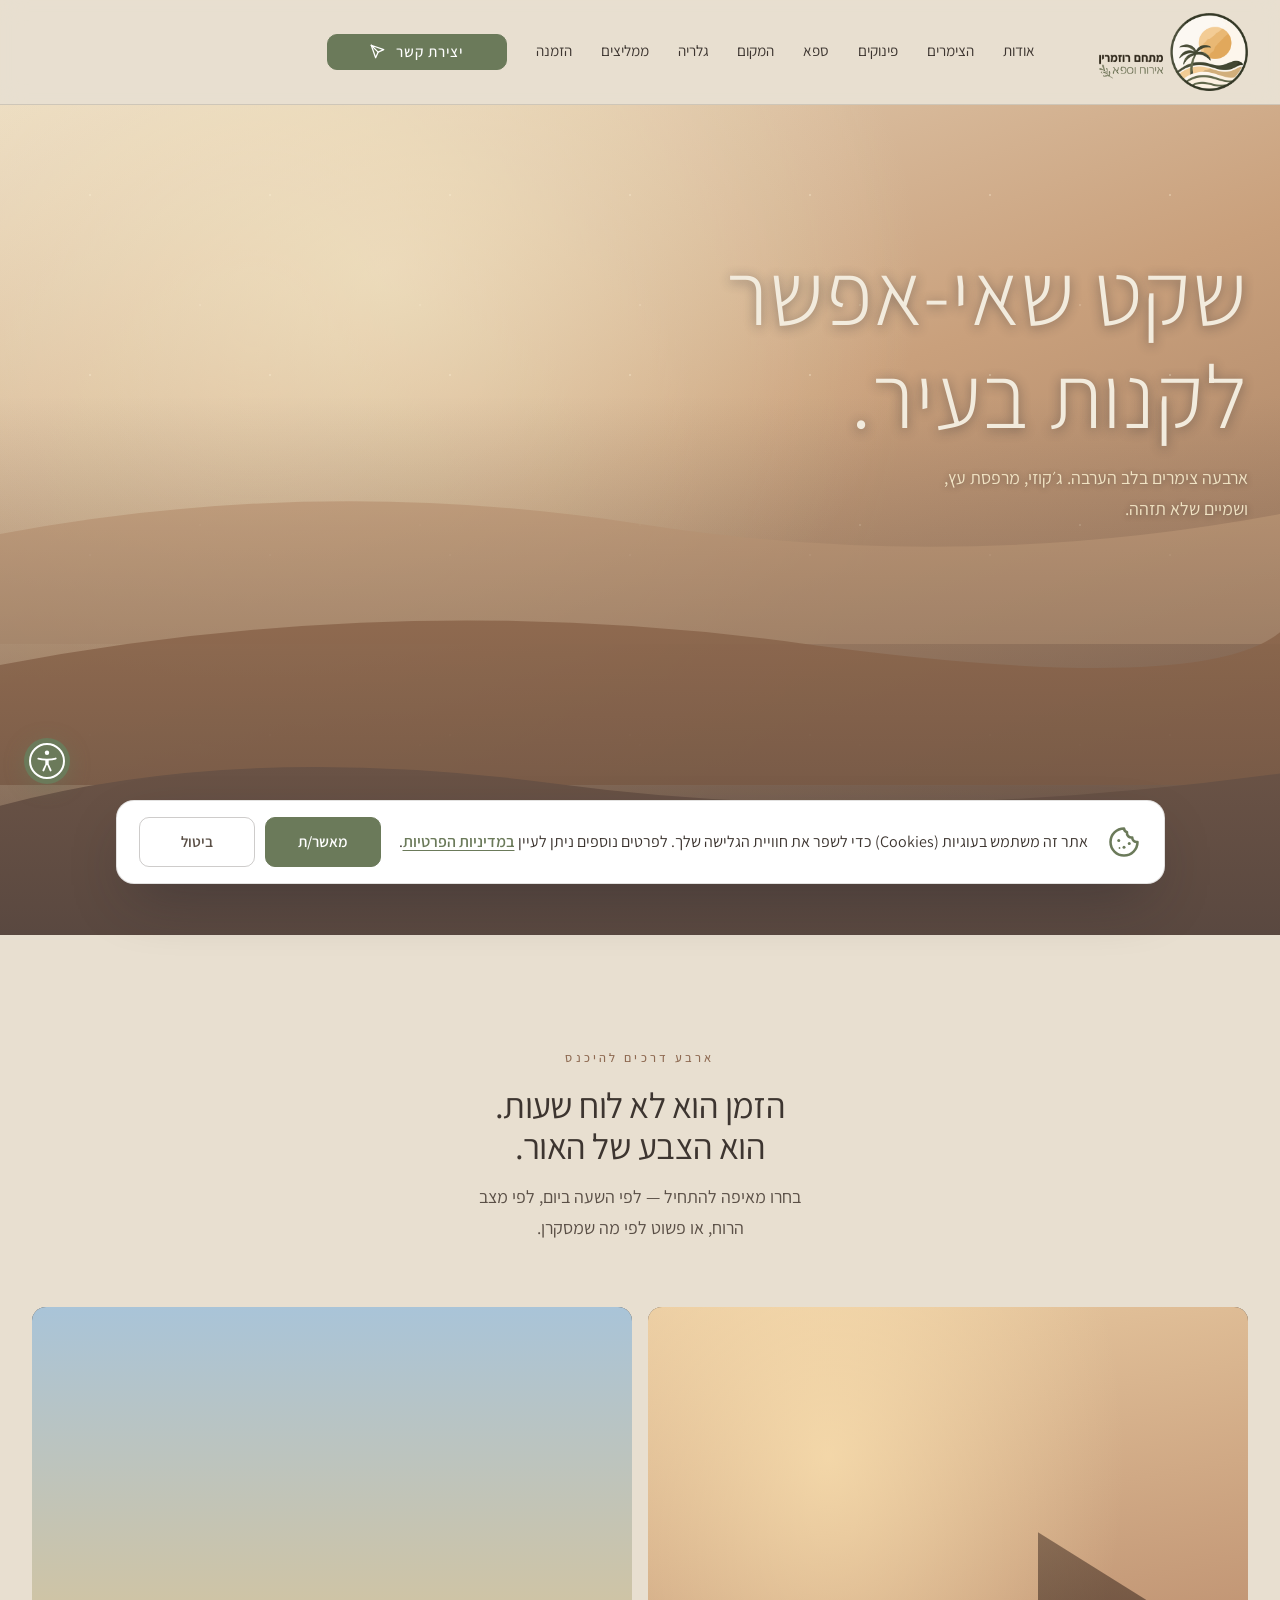
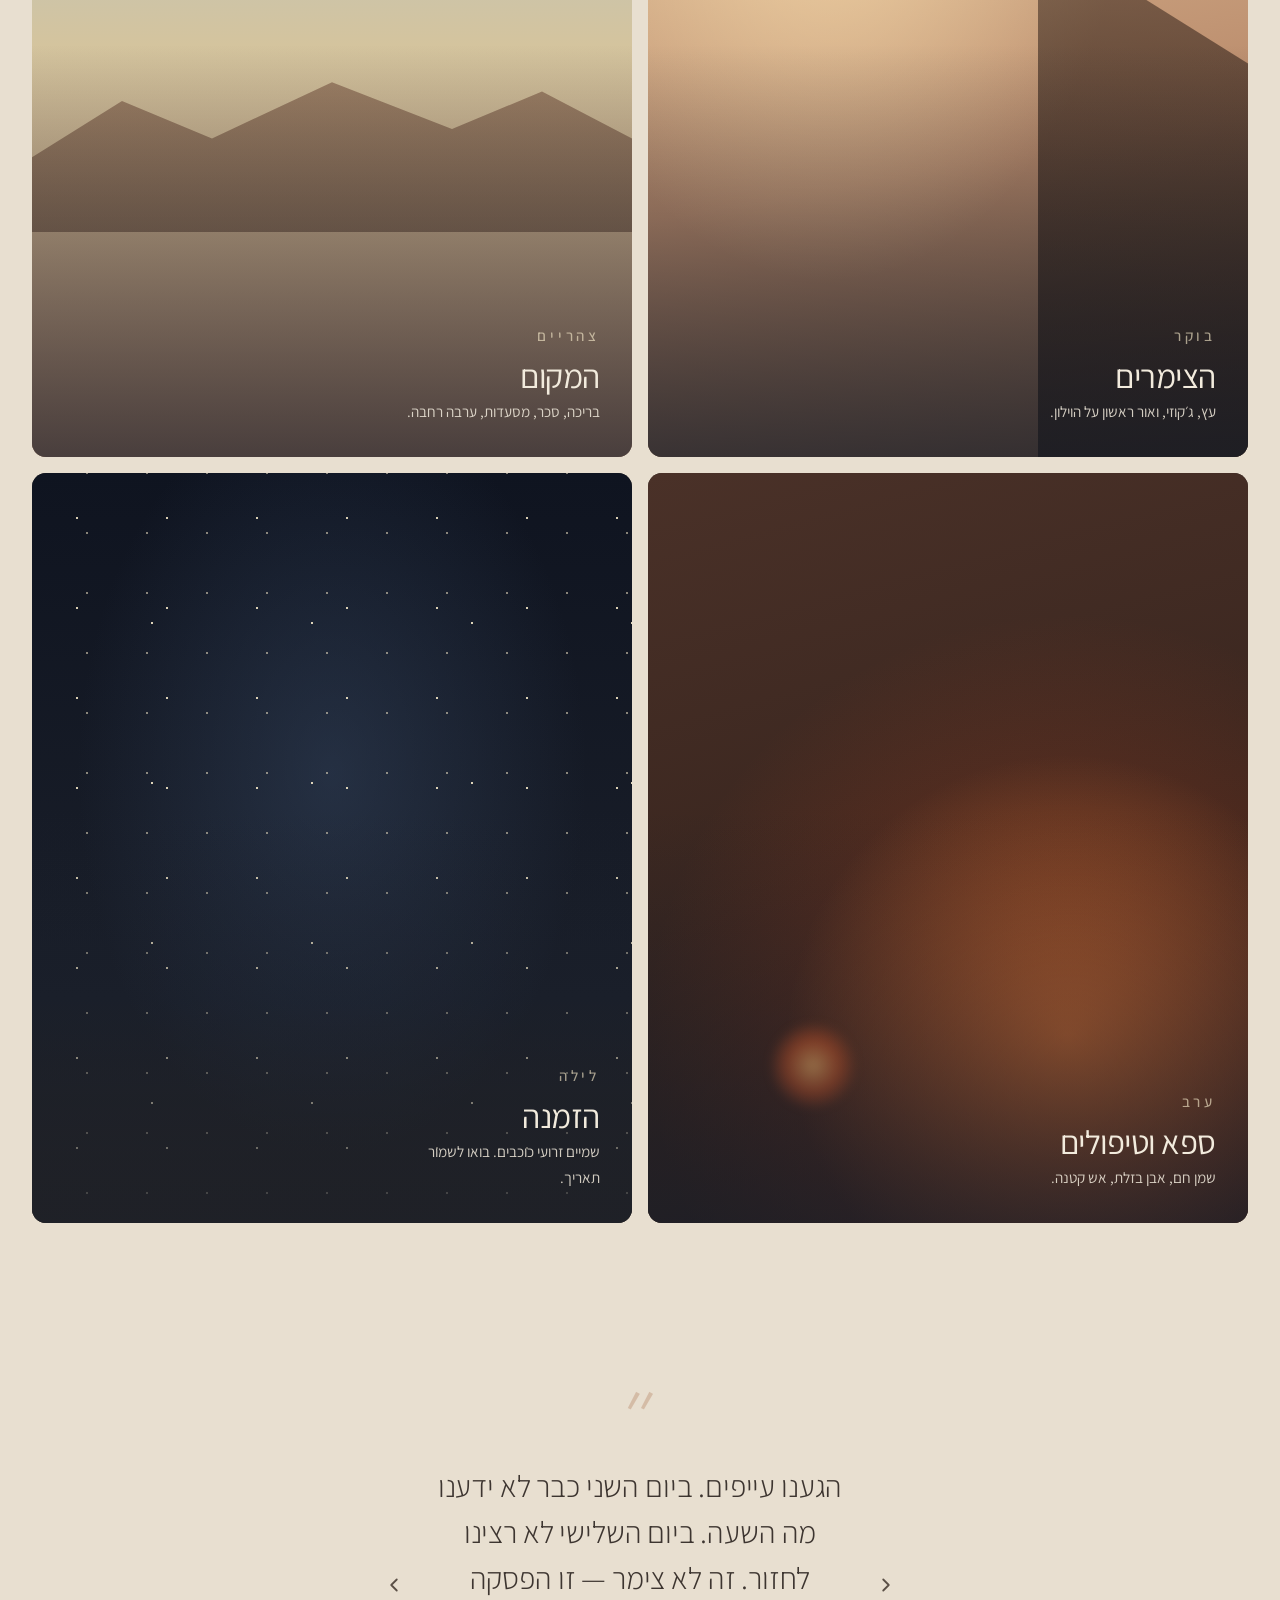
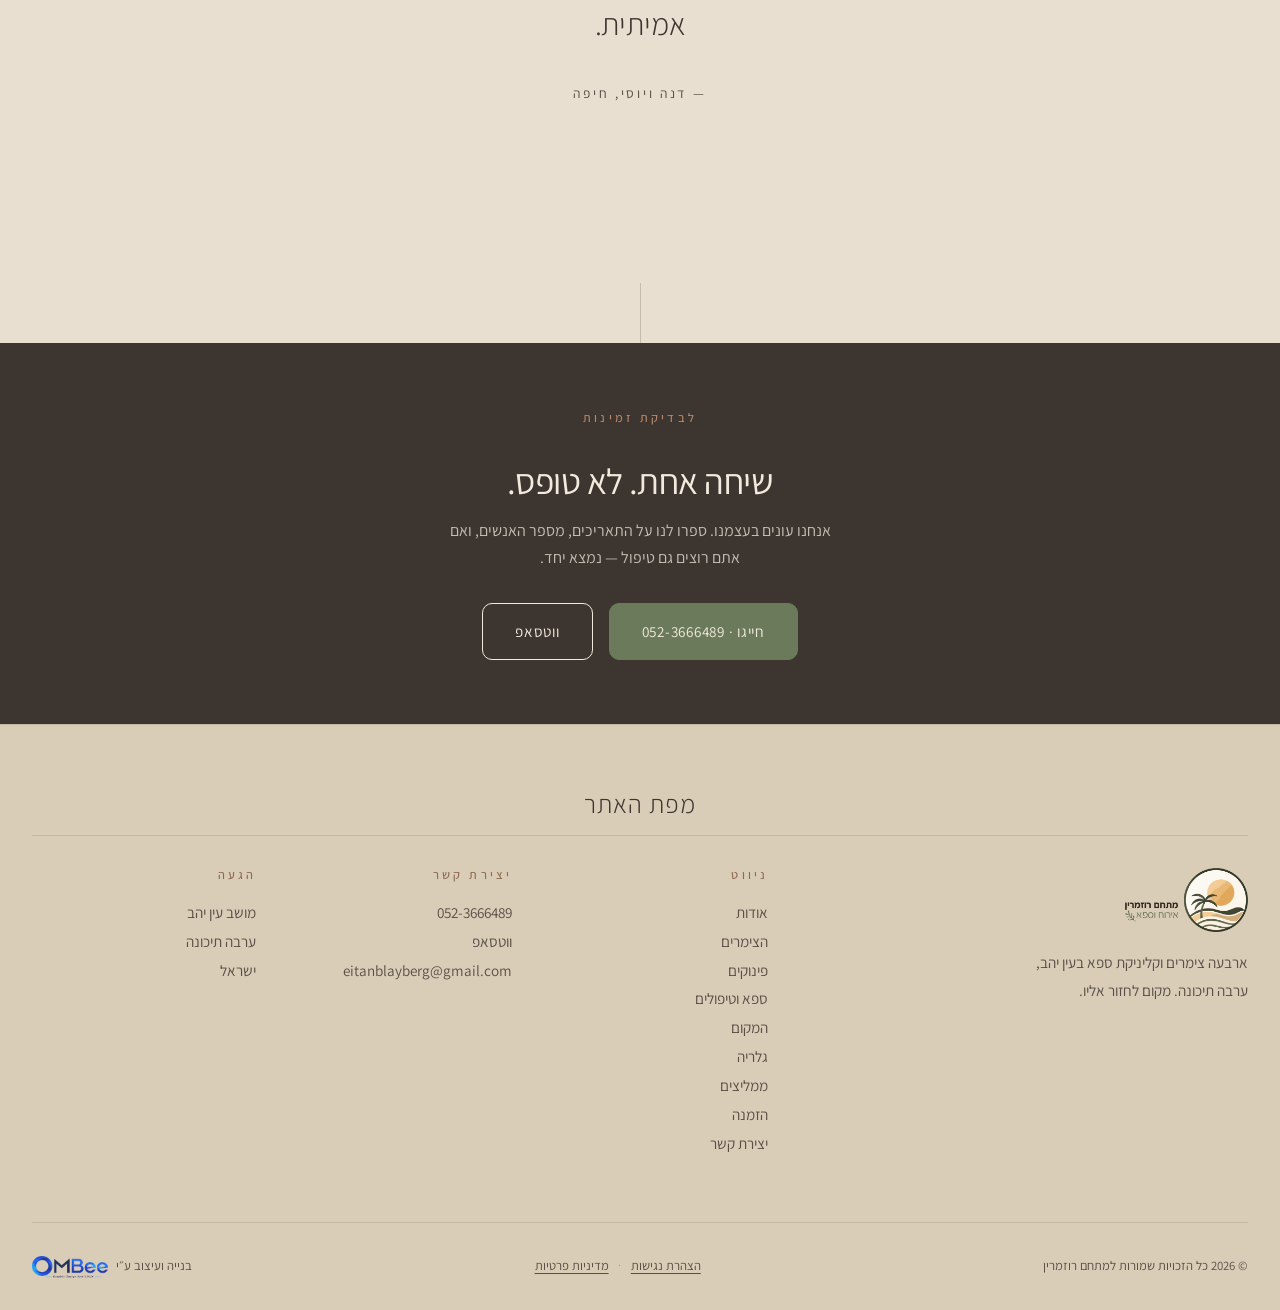
<file: index.html>
<!DOCTYPE html>
<html lang="he" dir="rtl">
<head>
  <meta charset="UTF-8" />
  <meta name="viewport" content="width=device-width, initial-scale=1.0" />
  <title>רוזמרין · צימרים וספא בערבה</title>
  <meta name="description" content="ארבעה צימרים בלב הערבה. שקט שאי אפשר לקנות בעיר." />

  <link rel="icon" type="image/webp" href="images/icon.webp">
  <link rel="preconnect" href="https://fonts.googleapis.com">
  <link rel="preconnect" href="https://fonts.gstatic.com" crossorigin>
  <link href="https://fonts.googleapis.com/css2?family=Assistant:wght@200;300;400;500;600;700&display=swap" rel="stylesheet">
  <link rel="stylesheet" href="styles.css?v=15">
</head>
<body data-cookie-banner>

  <!-- ===== Top Bar ===== -->
  <header class="topbar">
    <div class="topbar-inner">
      <button class="nav-toggle" aria-expanded="false" aria-controls="primary-nav" aria-label="פתיחת תפריט">
        <span class="bar"></span>
        <span class="bar"></span>
        <span class="bar"></span>
      </button>
      <a href="index.html" class="logo" aria-label="רוזמרין">
        <img class="logo-mark" src="images/rosemary_desert_logo.webp" width="460" height="240" alt="מתחם רוזמרין · אירוח וספא">
      </a>

      <nav class="nav" id="primary-nav" aria-label="ניווט ראשי">
        <a href="about.html">אודות</a>
        <a href="zimmerim.html">הצימרים</a>
        <a href="pinukim.html">פינוקים</a>
        <a href="spa.html">ספא</a>
        <a href="hamakom.html">המקום</a>
        <a href="galeria.html">גלריה</a>
        <a href="mamlitzim.html">ממליצים</a>
        <a href="hazmana.html">הזמנה</a>
        <a href="contact.html" class="cta-contact">
          <span>יצירת קשר</span>
          <svg viewBox="0 0 24 24" fill="none" stroke="currentColor" stroke-width="2" stroke-linecap="round" stroke-linejoin="round" aria-hidden="true"><line x1="2" y1="2" x2="13" y2="13"/><polygon points="2 2 9 22 13 13 22 9 2 2"/></svg>
        </a>
      </nav>
    </div>
  </header>

  <!-- ===== Hero — Cinemagraph ===== -->
  <section class="hero">
    <div class="hero-canvas">
      <div class="hero-light"></div>
      <div class="dust"></div>

      <svg class="dune dune-1" viewBox="0 0 1600 200" preserveAspectRatio="none" height="200">
        <path d="M0,200 L0,90 Q400,30 800,80 T1600,70 L1600,200 Z" fill="#C9A07C" opacity="0.85"/>
      </svg>
      <svg class="dune dune-2" viewBox="0 0 1600 220" preserveAspectRatio="none" height="240">
        <path d="M0,220 L0,110 Q500,40 1000,90 T1600,80 L1600,220 Z" fill="#A77855" opacity="0.95"/>
      </svg>
      <svg class="dune dune-3" viewBox="0 0 1600 260" preserveAspectRatio="none" height="280">
        <path d="M0,260 L0,140 Q300,80 700,120 T1600,110 L1600,260 Z" fill="#8E6A52"/>
      </svg>
    </div>

    <div class="hero-content">
      <h1>שקט שאי&#8209;אפשר לקנות בעיר.</h1>
      <p>ארבעה צימרים בלב הערבה. ג׳קוזי, מרפסת עץ, ושמיים שלא תזהה.</p>
    </div>

  </section>

  <!-- ===== Intro ===== -->
  <section class="intro">
    <p class="eyebrow">ארבע דרכים להיכנס</p>
    <h2>הזמן הוא לא לוח שעות. הוא הצבע של האור.</h2>
    <p class="lead" style="margin: var(--space-s) auto 0;">בחרו מאיפה להתחיל — לפי השעה ביום, לפי מצב הרוח, או פשוט לפי מה שמסקרן.</p>
  </section>

  <!-- ===== Four Doors ===== -->
  <div class="doors">
    <a href="zimmerim.html" class="door">
      <div class="door-scene scene-morning"></div>
      <div class="door-overlay"></div>
      <div class="door-text">
        <p class="eyebrow">בוקר</p>
        <h3>הצימרים</h3>
        <p>עץ, ג׳קוזי, ואור ראשון על הוילון.</p>
      </div>
    </a>

    <a href="hamakom.html" class="door">
      <div class="door-scene scene-noon"></div>
      <div class="door-overlay"></div>
      <div class="door-text">
        <p class="eyebrow">צהריים</p>
        <h3>המקום</h3>
        <p>בריכה, סכר, מסעדות, ערבה רחבה.</p>
      </div>
    </a>

    <a href="spa.html" class="door">
      <div class="door-scene scene-evening"></div>
      <div class="door-overlay"></div>
      <div class="door-text">
        <p class="eyebrow">ערב</p>
        <h3>ספא וטיפולים</h3>
        <p>שמן חם, אבן בזלת, אש קטנה.</p>
      </div>
    </a>

    <a href="hazmana.html" class="door">
      <div class="door-scene scene-night"></div>
      <div class="door-overlay"></div>
      <div class="door-text">
        <p class="eyebrow">לילה</p>
        <h3>הזמנה</h3>
        <p>שמיים זרועי כוכבים. בואו לשמור תאריך.</p>
      </div>
    </a>
  </div>

  <!-- ===== Testimonials carousel ===== -->
  <section class="testimonial" aria-label="המלצות אורחים">
    <span class="quote-mark">״</span>
    <div class="testi-carousel">
      <div class="testi-track">
        <figure class="testi-slide is-active">
          <blockquote>הגענו עייפים. ביום השני כבר לא ידענו מה השעה. ביום השלישי לא רצינו לחזור. זה לא צימר — זו הפסקה אמיתית.</blockquote>
          <cite>— דנה ויוסי, חיפה</cite>
        </figure>
        <figure class="testi-slide">
          <blockquote>הצימר עצמו פשוט יפהפה — עץ אמיתי, ג׳קוזי גדול, ומיטה שאי אפשר לקום ממנה. אבל מה שעשה את ההבדל זה השמיים בלילה.</blockquote>
          <cite>— ענת ר., תל אביב</cite>
        </figure>
        <figure class="testi-slide">
          <blockquote>הגענו עם שני ילדים בני 8 ו-11. דאגנו שיהיה משעמם. בסוף הם רצו להישאר עוד יום. הבריכה, הדק, הכוכבים — הכל היה הרפתקה בשבילם.</blockquote>
          <cite>— משפחת אלון, רמת גן</cite>
        </figure>
        <figure class="testi-slide">
          <blockquote>בפעם הראשונה הזמנתי טיפול אחד. בפעם השנייה הגעתי בשביל הטיפולים, והצימר היה בונוס. שירה היא קוסמת.</blockquote>
          <cite>— מירב ל., באר שבע</cite>
        </figure>
        <figure class="testi-slide">
          <blockquote>ענו לי בווטסאפ תוך עשר דקות, גם בשבת בערב. נדיר. אף אחד שאני מכירה לא יצא מרוצה פחות אחרי ביקור אצלם.</blockquote>
          <cite>— רן מ., מודיעין</cite>
        </figure>
      </div>
      <button type="button" class="testi-btn testi-prev" aria-label="ההמלצה הקודמת">
        <svg viewBox="0 0 24 24" fill="none" stroke="currentColor" stroke-width="2" stroke-linecap="round" stroke-linejoin="round" aria-hidden="true"><polyline points="9 18 15 12 9 6"/></svg>
      </button>
      <button type="button" class="testi-btn testi-next" aria-label="ההמלצה הבאה">
        <svg viewBox="0 0 24 24" fill="none" stroke="currentColor" stroke-width="2" stroke-linecap="round" stroke-linejoin="round" aria-hidden="true"><polyline points="15 18 9 12 15 6"/></svg>
      </button>
    </div>
  </section>

  <div class="divider"></div>

  <!-- ===== CTA Strip ===== -->
  <section class="cta-strip">
    <p class="eyebrow" style="color: var(--clay);">לבדיקת זמינות</p>
    <h2>שיחה אחת. לא טופס.</h2>
    <p>אנחנו עונים בעצמנו. ספרו לנו על התאריכים, מספר האנשים, ואם אתם רוצים גם טיפול — נמצא יחד.</p>
    <div class="cta-buttons">
      <a href="tel:0523666489" class="btn btn-primary">חייגו · 052-3666489</a>
      <a href="https://wa.me/972523666489" class="btn">ווטסאפ</a>
    </div>
  </section>

  <!-- ===== Footer ===== -->
  <footer>
    <h3 class="footer-map-title">מפת האתר</h3>
    <div class="footer-inner">
      <div class="footer-col footer-brand">
        <a href="index.html" class="logo">
          <img class="logo-mark" src="images/rosemary_desert_logo.webp" width="460" height="240" loading="lazy" decoding="async" alt="מתחם רוזמרין · אירוח וספא">
                  </a>
        <p>ארבעה צימרים וקליניקת ספא בעין יהב, ערבה תיכונה. מקום לחזור אליו.</p>
      </div>

      <div class="footer-col">
        <h4>ניווט</h4>
        <p>
          <a href="about.html">אודות</a><br>
          <a href="zimmerim.html">הצימרים</a><br>
          <a href="pinukim.html">פינוקים</a><br>
          <a href="spa.html">ספא וטיפולים</a><br>
          <a href="hamakom.html">המקום</a><br>
          <a href="galeria.html">גלריה</a><br>
          <a href="mamlitzim.html">ממליצים</a><br>
          <a href="hazmana.html">הזמנה</a><br>
          <a href="contact.html">יצירת קשר</a>
        </p>
      </div>

      <div class="footer-col">
        <h4>יצירת קשר</h4>
        <p>
          <a href="tel:0523666489">052-3666489</a><br>
          <a href="https://wa.me/972523666489">ווטסאפ</a><br>
          <a href="mailto:eitanblayberg@gmail.com">eitanblayberg@gmail.com</a>
        </p>
      </div>

      <div class="footer-col">
        <h4>הגעה</h4>
        <p>
          מושב עין יהב<br>
          ערבה תיכונה<br>
          ישראל
        </p>
      </div>
    </div>

    <div class="footer-bottom">
      <span>&copy; 2026 כל הזכויות שמורות למתחם רוזמרין</span><span class="footer-legal-links"><a href="accessibility.html">הצהרת נגישות</a><span aria-hidden="true">·</span><a href="privacy.html">מדיניות פרטיות</a></span>
      <span class="credit">בנייה ועיצוב ע״י <a href="https://ombee.co.il" target="_blank" rel="noopener noreferrer" aria-label="לאתר OMBee"><img src="images/ombee-logo.webp" width="229" height="66" loading="lazy" decoding="async" alt="OMBee"></a></span>
    </div>
  </footer>

  <script src="script.js?v=9" defer></script>
  <script src="accessibility.js?v=1" defer></script>
</body>
</html>
</file>
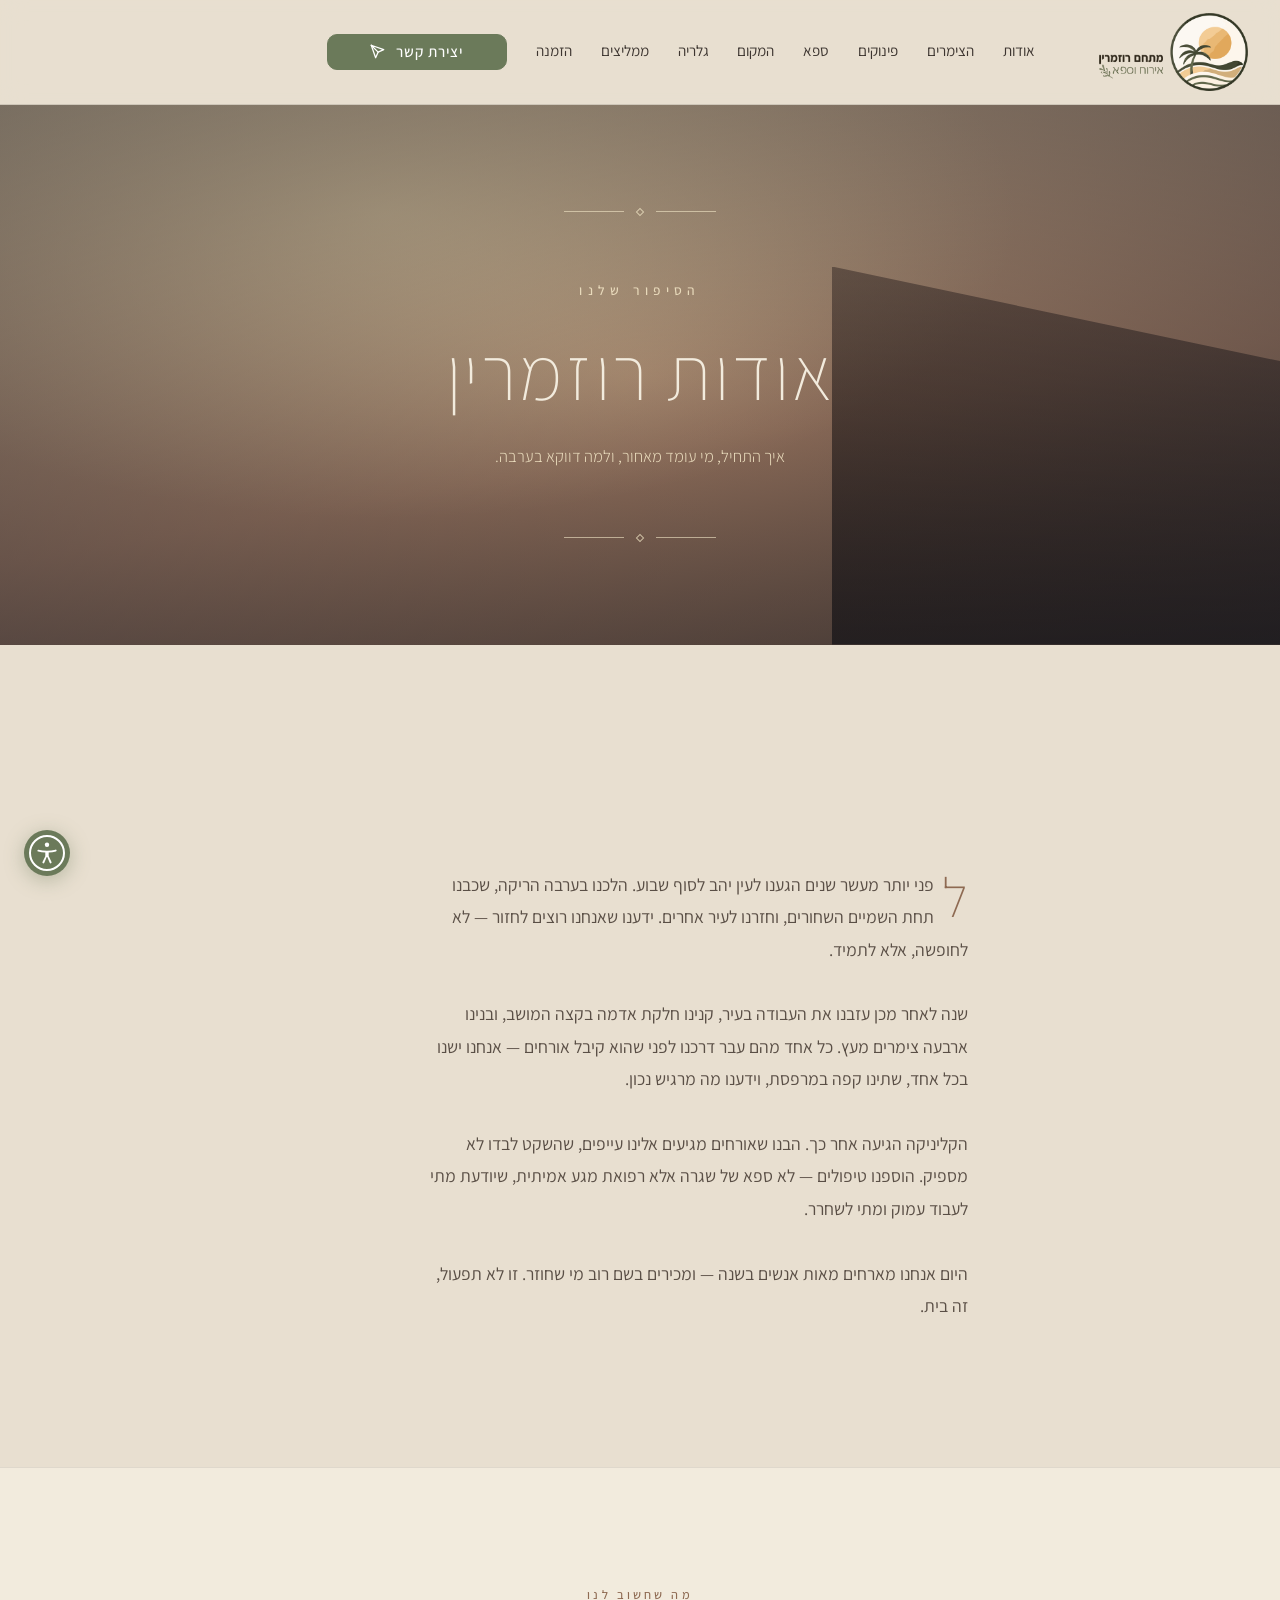
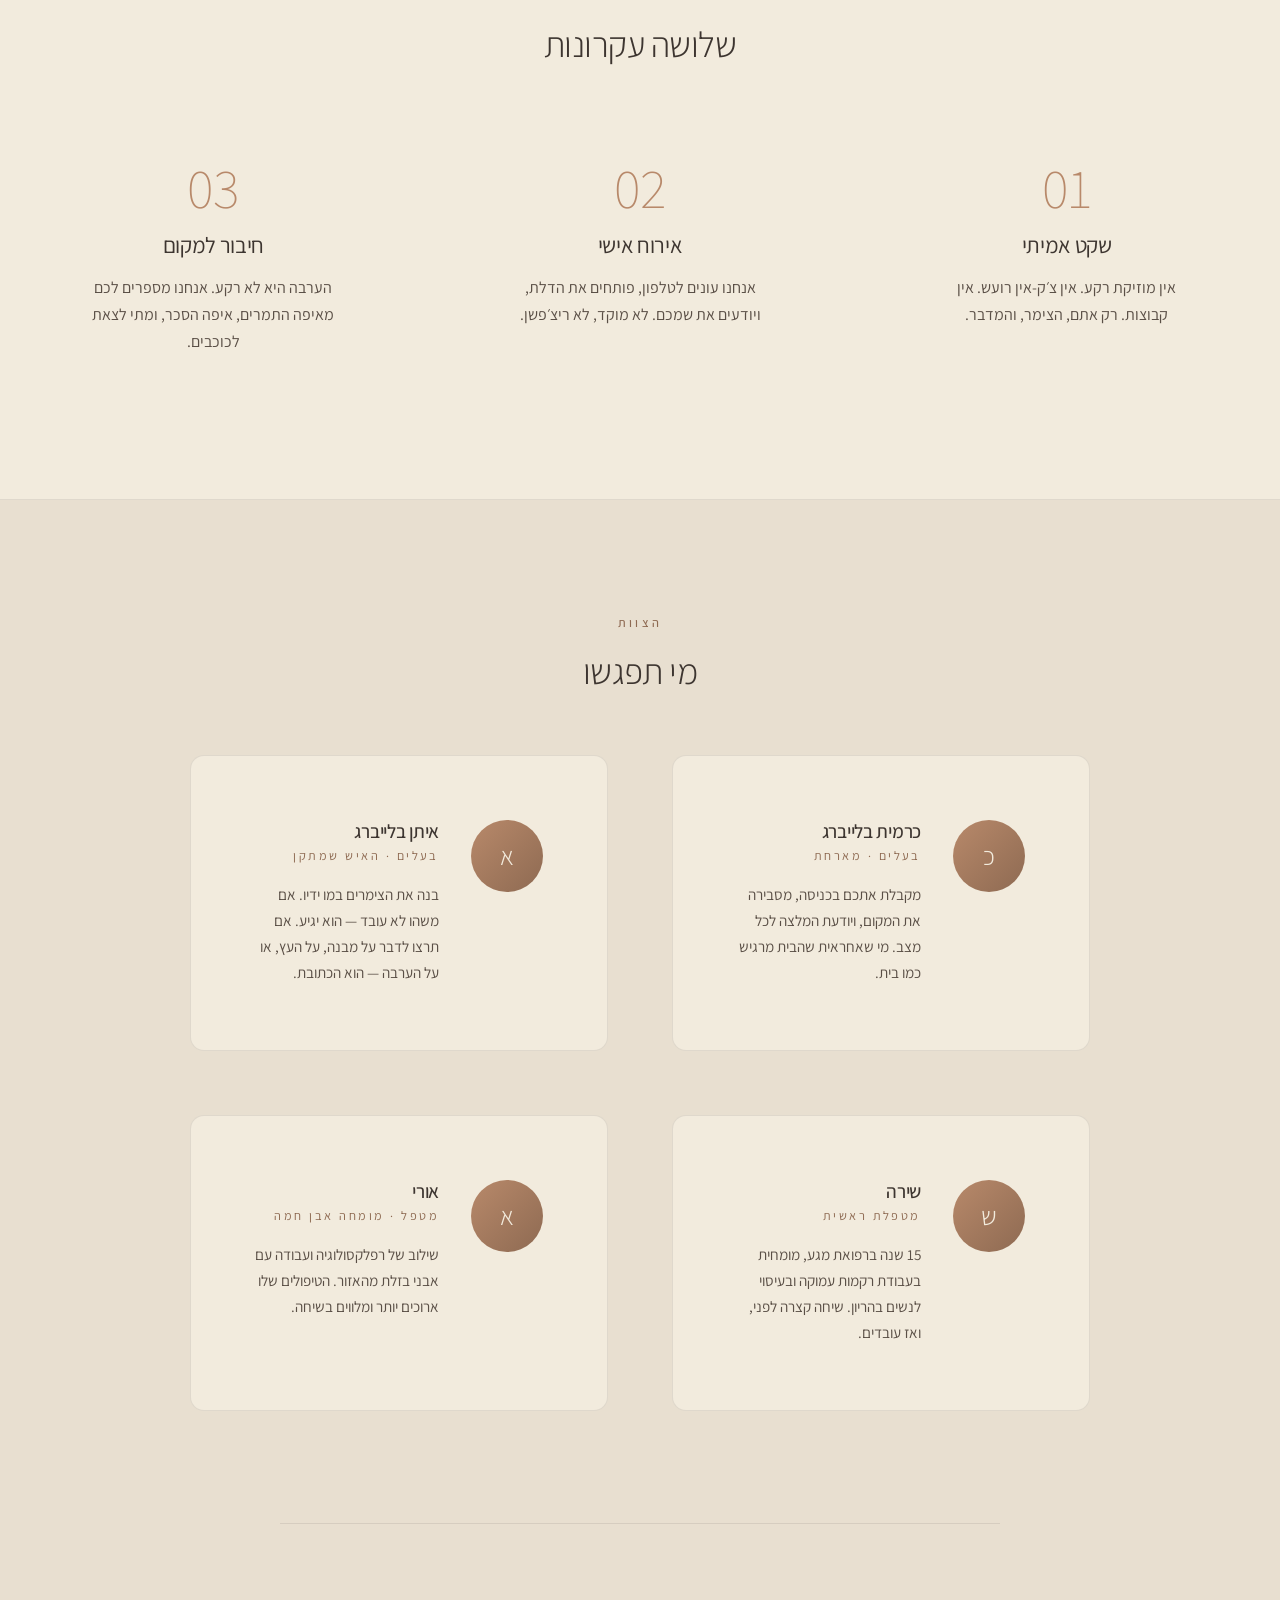
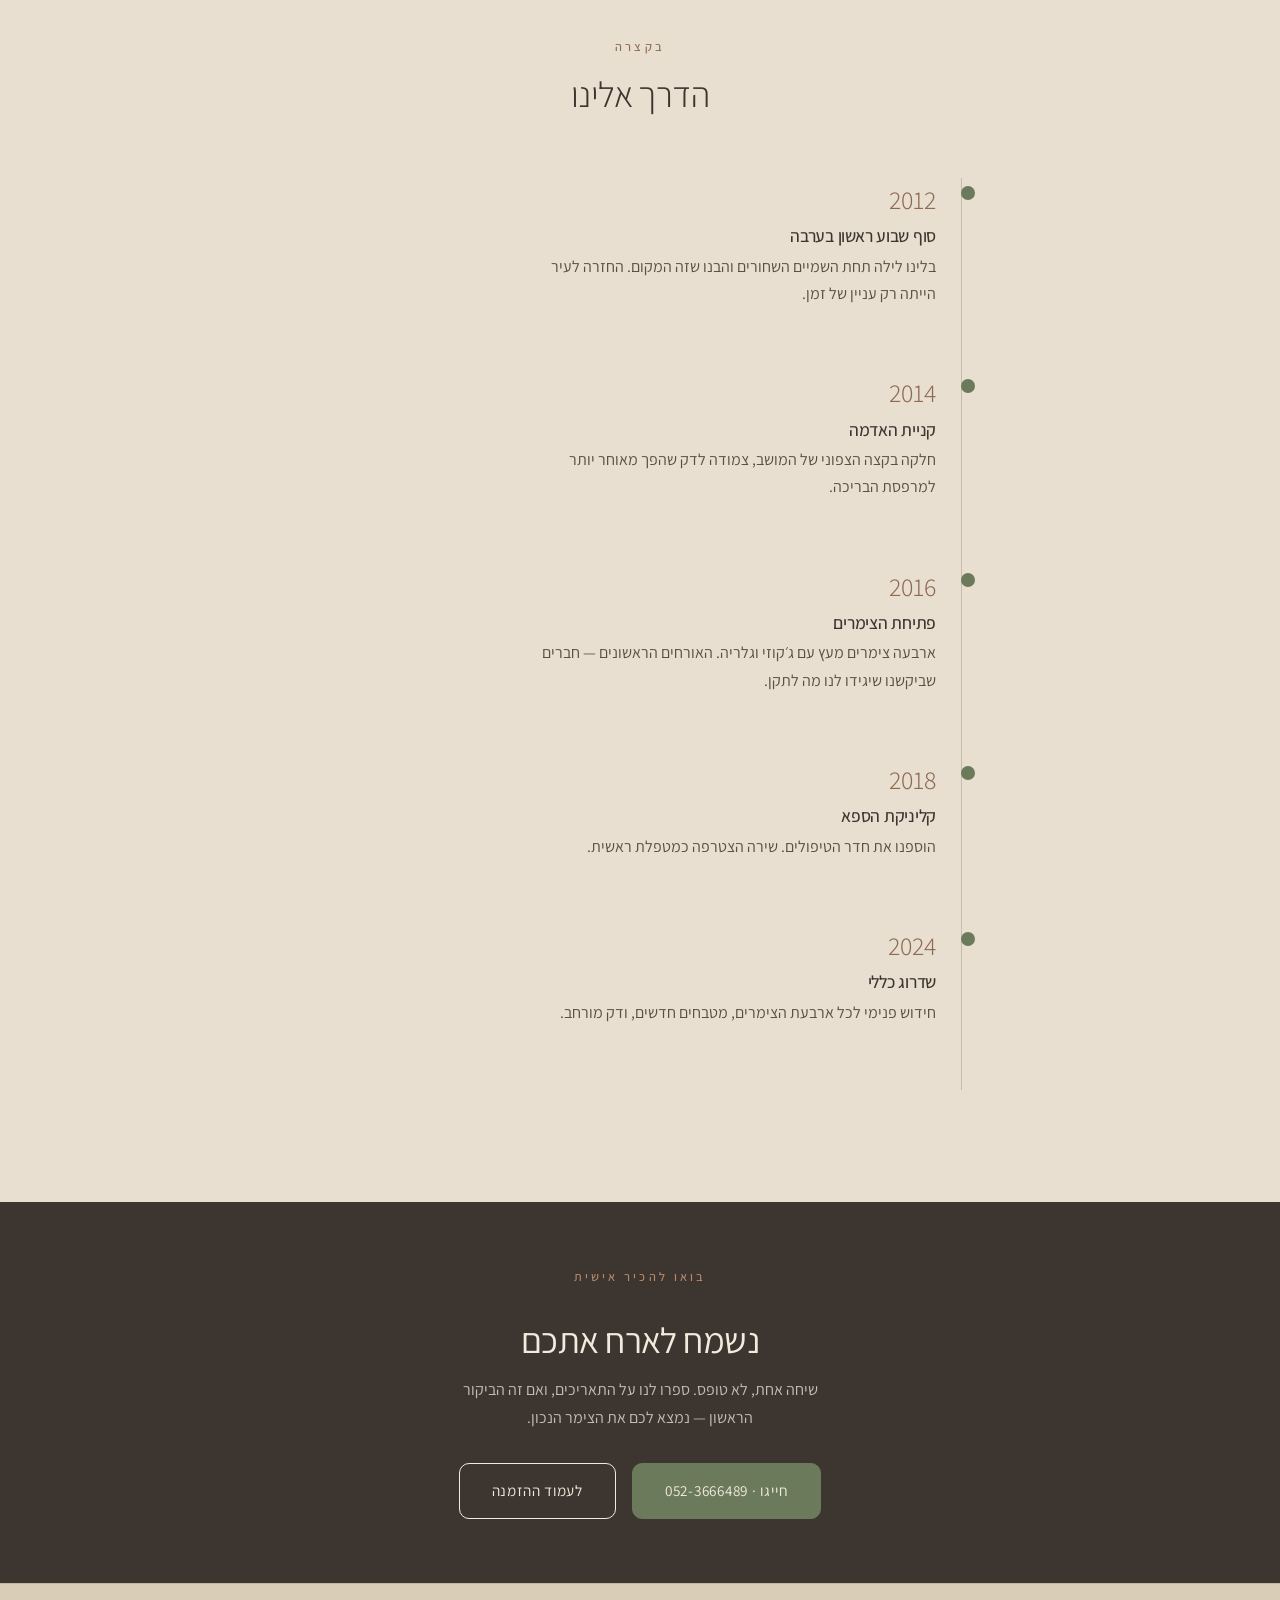
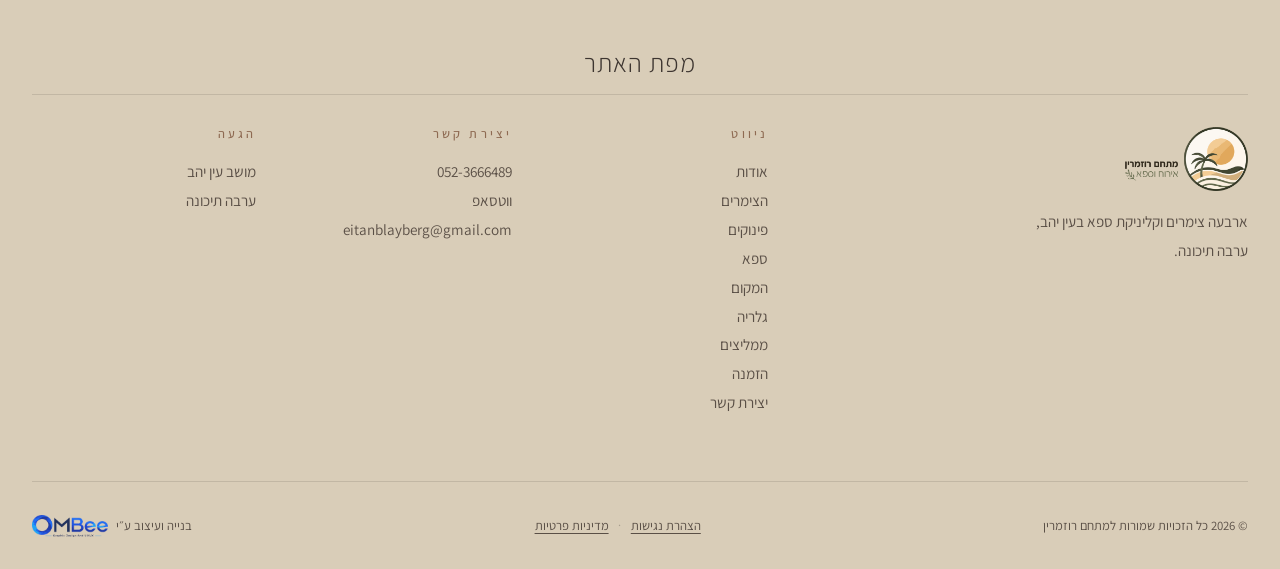
<file: about.html>
<!DOCTYPE html>
<html lang="he" dir="rtl">
<head>
  <meta charset="UTF-8" />
  <meta name="viewport" content="width=device-width, initial-scale=1.0" />
  <title>אודות · רוזמרין</title>
  <meta name="description" content="הסיפור של מתחם רוזמרין — איך התחיל, מי עומד מאחור, ולמה דווקא בערבה." />

  <link rel="icon" type="image/webp" href="images/icon.webp">
  <link rel="preconnect" href="https://fonts.googleapis.com">
  <link rel="preconnect" href="https://fonts.gstatic.com" crossorigin>
  <link href="https://fonts.googleapis.com/css2?family=Assistant:wght@200;300;400;500;600;700&display=swap" rel="stylesheet">
  <link rel="stylesheet" href="styles.css?v=15">

  <style>
    /* About-page hero — scenic banner with elegant frame */
    .about-hero {
      position: relative;
      min-height: 460px;
      height: 60vh;
      max-height: 600px;
      overflow: hidden;
      display: flex;
      align-items: center;
      justify-content: center;
      margin-bottom: var(--space-xl);
    }
    .about-hero .scene-morning {
      position: absolute;
      inset: 0;
      z-index: 0;
    }
    .about-hero .hero-overlay {
      position: absolute;
      inset: 0;
      background:
        radial-gradient(ellipse at center, rgba(26, 31, 42, 0.25) 0%, rgba(26, 31, 42, 0.55) 100%);
      z-index: 1;
    }
    .about-hero-content {
      position: relative;
      z-index: 2;
      padding: var(--space-l) clamp(2rem, 8vw, 4.5rem);
      max-width: 720px;
      width: calc(100% - 2 * var(--space-m));
      text-align: center;
    }
    .about-hero-content .ornament {
      display: flex;
      align-items: center;
      justify-content: center;
      gap: 0.8rem;
      margin: 0 auto;
    }
    .about-hero-content .ornament-line {
      width: 60px;
      height: 1px;
      background: rgba(244, 232, 200, 0.6);
    }
    .about-hero-content .ornament-dot {
      width: 6px;
      height: 6px;
      border: 1px solid rgba(244, 232, 200, 0.7);
      transform: rotate(45deg);
    }
    .about-hero-content .ornament-top {
      margin-bottom: var(--space-l);
    }
    .about-hero-content .ornament-bottom {
      margin-top: var(--space-l);
    }
    .about-hero .eyebrow {
      display: block;
      color: rgba(244, 232, 200, 0.85);
      margin-bottom: var(--space-m);
      font-size: 0.85rem;
      letter-spacing: 0.4em;
    }
    .about-hero h1 {
      font-size: clamp(2.6rem, 6vw, 4.8rem);
      font-weight: 200;
      color: var(--sand-light);
      letter-spacing: 0.03em;
      margin-bottom: var(--space-m);
      line-height: 1;
    }
    .about-hero p {
      color: rgba(244, 232, 200, 0.9);
      font-size: clamp(1rem, 1.3vw, 1.2rem);
      max-width: 44ch;
      margin: 0 auto;
      line-height: 1.7;
      font-weight: 300;
    }

    .story {
      max-width: 720px;
      margin: 0 auto;
      padding: var(--space-xl) var(--space-m);
    }
    .story p {
      font-size: 1.1rem;
      line-height: 1.85;
      color: var(--basalt-soft);
      margin-bottom: var(--space-m);
      max-width: 60ch;
    }
    .story p:first-of-type::first-letter {
      font-size: 3.5rem;
      font-weight: 200;
      color: var(--clay-dark);
      float: right;
      line-height: 0.85;
      margin-left: 0.5rem;
      margin-top: 0.25rem;
    }
    .story h2 {
      font-weight: 300;
      margin: var(--space-l) 0 var(--space-s);
    }

    /* Pillars — three values */
    .pillars {
      background: var(--sand-light);
      padding: var(--space-xl) var(--space-m);
      border-top: 1px solid rgba(61, 53, 48, 0.1);
      border-bottom: 1px solid rgba(61, 53, 48, 0.1);
    }
    .pillars-grid {
      display: grid;
      grid-template-columns: repeat(3, 1fr);
      gap: var(--space-l);
      max-width: var(--max-w);
      margin: 0 auto;
    }
    .pillar {
      text-align: center;
      padding: var(--space-m);
    }
    .pillar-num {
      font-family: 'Assistant', sans-serif;
      font-weight: 200;
      font-size: 3.5rem;
      color: var(--clay);
      line-height: 1;
      margin-bottom: var(--space-s);
    }
    .pillar h3 {
      font-size: 1.4rem;
      font-weight: 400;
      margin-bottom: var(--space-s);
    }
    .pillar p {
      color: var(--basalt-soft);
      max-width: 32ch;
      margin: 0 auto;
      line-height: 1.7;
    }

    /* Team */
    .team {
      max-width: var(--max-w);
      margin: 0 auto;
      padding: var(--space-xl) var(--space-m);
    }
    .team .eyebrow { display: block; text-align: center; margin-bottom: var(--space-s); }
    .team h2 {
      text-align: center;
      margin-bottom: var(--space-l);
      font-weight: 300;
    }
    .team-grid {
      display: grid;
      grid-template-columns: repeat(2, 1fr);
      gap: var(--space-l);
      max-width: 900px;
      margin: 0 auto;
    }
    .team-card {
      background: var(--sand-light);
      border: 1px solid rgba(61, 53, 48, 0.1);
      border-radius: 14px;
      padding: var(--space-l);
      display: flex;
      gap: var(--space-m);
      align-items: flex-start;
    }
    .team-avatar {
      width: 72px; height: 72px;
      border-radius: 50%;
      background: linear-gradient(135deg, var(--clay), var(--clay-dark));
      flex-shrink: 0;
      display: flex;
      align-items: center;
      justify-content: center;
      color: var(--sand-light);
      font-family: 'Assistant', sans-serif;
      font-weight: 300;
      font-size: 1.6rem;
    }
    .team-info h3 {
      font-size: 1.2rem;
      font-weight: 500;
      margin-bottom: 0.2rem;
    }
    .team-role {
      font-size: 0.78rem;
      letter-spacing: 0.2em;
      text-transform: uppercase;
      color: var(--clay-dark);
      margin-bottom: var(--space-s);
      display: block;
    }
    .team-info p {
      color: var(--basalt-soft);
      line-height: 1.7;
      font-size: 0.95rem;
    }

    /* Timeline */
    .timeline {
      max-width: 720px;
      margin: 0 auto;
      padding: var(--space-xl) var(--space-m);
      border-top: 1px solid rgba(61, 53, 48, 0.1);
    }
    .timeline .eyebrow { display: block; text-align: center; margin-bottom: var(--space-s); }
    .timeline h2 {
      text-align: center;
      margin-bottom: var(--space-l);
      font-weight: 300;
    }
    .timeline-list {
      list-style: none;
      position: relative;
      padding-right: 2rem;
    }
    .timeline-list::before {
      content: '';
      position: absolute;
      top: 0; bottom: 0;
      right: 0.4rem;
      width: 1px;
      background: rgba(61, 53, 48, 0.2);
    }
    .timeline-list li {
      position: relative;
      padding-bottom: var(--space-l);
    }
    .timeline-list li::before {
      content: '';
      position: absolute;
      right: -2rem;
      top: 0.5rem;
      width: 14px; height: 14px;
      border-radius: 50%;
      background: var(--rosemary);
      transform: translateX(50%);
    }
    .timeline-year {
      font-family: 'Assistant', sans-serif;
      font-weight: 300;
      font-size: 1.6rem;
      color: var(--clay-dark);
      margin-bottom: 0.3rem;
    }
    .timeline-list h3 {
      font-size: 1.1rem;
      font-weight: 500;
      margin-bottom: 0.4rem;
    }
    .timeline-list p {
      color: var(--basalt-soft);
      line-height: 1.7;
      max-width: 50ch;
    }

    @media (max-width: 800px) {
      .pillars-grid { grid-template-columns: 1fr; gap: var(--space-m); }
      .team-grid { grid-template-columns: 1fr; }
      .team-card { flex-direction: column; text-align: center; align-items: center; }
    }
  </style>
</head>
<body>

  <a href="#main" class="skip-link">דלג לתוכן הראשי</a>

  <header class="topbar">
    <div class="topbar-inner">
      <button class="nav-toggle" aria-expanded="false" aria-controls="primary-nav" aria-label="פתיחת תפריט">
        <span class="bar"></span>
        <span class="bar"></span>
        <span class="bar"></span>
      </button>
      <a href="index.html" class="logo">
        <img class="logo-mark" src="images/rosemary_desert_logo.webp" width="460" height="240" alt="מתחם רוזמרין · אירוח וספא">
      </a>
      <nav class="nav" id="primary-nav" aria-label="ניווט ראשי">
        <a href="about.html" aria-current="page">אודות</a>
        <a href="zimmerim.html">הצימרים</a>
        <a href="pinukim.html">פינוקים</a>
        <a href="spa.html">ספא</a>
        <a href="hamakom.html">המקום</a>
        <a href="galeria.html">גלריה</a>
        <a href="mamlitzim.html">ממליצים</a>
        <a href="hazmana.html">הזמנה</a>
        <a href="contact.html" class="cta-contact">
          <span>יצירת קשר</span>
          <svg viewBox="0 0 24 24" fill="none" stroke="currentColor" stroke-width="2" stroke-linecap="round" stroke-linejoin="round" aria-hidden="true"><line x1="2" y1="2" x2="13" y2="13"/><polygon points="2 2 9 22 13 13 22 9 2 2"/></svg>
        </a>
      </nav>
    </div>
  </header>

  <main id="main">

    <!-- ===== Hero — framed scenic banner ===== -->
    <section class="about-hero" aria-labelledby="page-heading">
      <div class="scene-morning" aria-hidden="true"></div>
      <div class="hero-overlay" aria-hidden="true"></div>
      <div class="about-hero-content">
        <div class="ornament ornament-top" aria-hidden="true">
          <span class="ornament-line"></span>
          <span class="ornament-dot"></span>
          <span class="ornament-line"></span>
        </div>
        <span class="eyebrow">הסיפור שלנו</span>
        <h1 id="page-heading">אודות רוזמרין</h1>
        <p>איך התחיל, מי עומד מאחור, ולמה דווקא בערבה.</p>
        <div class="ornament ornament-bottom" aria-hidden="true">
          <span class="ornament-line"></span>
          <span class="ornament-dot"></span>
          <span class="ornament-line"></span>
        </div>
      </div>
    </section>

    <!-- ===== Story ===== -->
    <section class="story" aria-labelledby="story-heading">
      <h2 id="story-heading" class="sr-only">הסיפור שלנו</h2>

      <p>לפני יותר מעשר שנים הגענו לעין יהב לסוף שבוע. הלכנו בערבה הריקה, שכבנו תחת השמיים השחורים, וחזרנו לעיר אחרים. ידענו שאנחנו רוצים לחזור — לא לחופשה, אלא לתמיד.</p>

      <p>שנה לאחר מכן עזבנו את העבודה בעיר, קנינו חלקת אדמה בקצה המושב, ובנינו ארבעה צימרים מעץ. כל אחד מהם עבר דרכנו לפני שהוא קיבל אורחים — אנחנו ישנו בכל אחד, שתינו קפה במרפסת, וידענו מה מרגיש נכון.</p>

      <p>הקליניקה הגיעה אחר כך. הבנו שאורחים מגיעים אלינו עייפים, שהשקט לבדו לא מספיק. הוספנו טיפולים — לא ספא של שגרה אלא רפואת מגע אמיתית, שיודעת מתי לעבוד עמוק ומתי לשחרר.</p>

      <p>היום אנחנו מארחים מאות אנשים בשנה — ומכירים בשם רוב מי שחוזר. זו לא תפעול, זה בית.</p>
    </section>

    <!-- ===== Three pillars ===== -->
    <section class="pillars" aria-labelledby="pillars-heading">
      <div style="text-align: center; margin-bottom: var(--space-l);">
        <span class="eyebrow">מה שחשוב לנו</span>
        <h2 id="pillars-heading" style="font-weight: 300; margin-top: var(--space-s);">שלושה עקרונות</h2>
      </div>

      <div class="pillars-grid">
        <article class="pillar">
          <div class="pillar-num" aria-hidden="true">01</div>
          <h3>שקט אמיתי</h3>
          <p>אין מוזיקת רקע. אין צ׳ק-אין רועש. אין קבוצות. רק אתם, הצימר, והמדבר.</p>
        </article>

        <article class="pillar">
          <div class="pillar-num" aria-hidden="true">02</div>
          <h3>אירוח אישי</h3>
          <p>אנחנו עונים לטלפון, פותחים את הדלת, ויודעים את שמכם. לא מוקד, לא ריצ׳פשן.</p>
        </article>

        <article class="pillar">
          <div class="pillar-num" aria-hidden="true">03</div>
          <h3>חיבור למקום</h3>
          <p>הערבה היא לא רקע. אנחנו מספרים לכם מאיפה התמרים, איפה הסכר, ומתי לצאת לכוכבים.</p>
        </article>
      </div>
    </section>

    <!-- ===== Team ===== -->
    <section class="team" aria-labelledby="team-heading">
      <span class="eyebrow">הצוות</span>
      <h2 id="team-heading">מי תפגשו</h2>

      <div class="team-grid">

        <article class="team-card">
          <div class="team-avatar" aria-hidden="true">כ</div>
          <div class="team-info">
            <h3>כרמית בלייברג</h3>
            <span class="team-role">בעלים · מארחת</span>
            <p>מקבלת אתכם בכניסה, מסבירה את המקום, ויודעת המלצה לכל מצב. מי שאחראית שהבית מרגיש כמו בית.</p>
          </div>
        </article>

        <article class="team-card">
          <div class="team-avatar" aria-hidden="true">א</div>
          <div class="team-info">
            <h3>איתן בלייברג</h3>
            <span class="team-role">בעלים · האיש שמתקן</span>
            <p>בנה את הצימרים במו ידיו. אם משהו לא עובד — הוא יגיע. אם תרצו לדבר על מבנה, על העץ, או על הערבה — הוא הכתובת.</p>
          </div>
        </article>

        <article class="team-card">
          <div class="team-avatar" aria-hidden="true">ש</div>
          <div class="team-info">
            <h3>שירה</h3>
            <span class="team-role">מטפלת ראשית</span>
            <p>15 שנה ברפואת מגע, מומחית בעבודת רקמות עמוקה ובעיסוי לנשים בהריון. שיחה קצרה לפני, ואז עובדים.</p>
          </div>
        </article>

        <article class="team-card">
          <div class="team-avatar" aria-hidden="true">א</div>
          <div class="team-info">
            <h3>אורי</h3>
            <span class="team-role">מטפל · מומחה אבן חמה</span>
            <p>שילוב של רפלקסולוגיה ועבודה עם אבני בזלת מהאזור. הטיפולים שלו ארוכים יותר ומלווים בשיחה.</p>
          </div>
        </article>

      </div>
    </section>

    <!-- ===== Timeline ===== -->
    <section class="timeline" aria-labelledby="timeline-heading">
      <span class="eyebrow">בקצרה</span>
      <h2 id="timeline-heading">הדרך אלינו</h2>

      <ol class="timeline-list">
        <li>
          <div class="timeline-year">2012</div>
          <h3>סוף שבוע ראשון בערבה</h3>
          <p>בלינו לילה תחת השמיים השחורים והבנו שזה המקום. החזרה לעיר הייתה רק עניין של זמן.</p>
        </li>
        <li>
          <div class="timeline-year">2014</div>
          <h3>קניית האדמה</h3>
          <p>חלקה בקצה הצפוני של המושב, צמודה לדק שהפך מאוחר יותר למרפסת הבריכה.</p>
        </li>
        <li>
          <div class="timeline-year">2016</div>
          <h3>פתיחת הצימרים</h3>
          <p>ארבעה צימרים מעץ עם ג׳קוזי וגלריה. האורחים הראשונים — חברים שביקשנו שיגידו לנו מה לתקן.</p>
        </li>
        <li>
          <div class="timeline-year">2018</div>
          <h3>קליניקת הספא</h3>
          <p>הוספנו את חדר הטיפולים. שירה הצטרפה כמטפלת ראשית.</p>
        </li>
        <li>
          <div class="timeline-year">2024</div>
          <h3>שדרוג כללי</h3>
          <p>חידוש פנימי לכל ארבעת הצימרים, מטבחים חדשים, ודק מורחב.</p>
        </li>
      </ol>
    </section>

    <!-- ===== CTA ===== -->
    <section class="cta-strip">
      <p class="eyebrow" style="color: var(--clay);">בואו להכיר אישית</p>
      <h2>נשמח לארח אתכם</h2>
      <p>שיחה אחת, לא טופס. ספרו לנו על התאריכים, ואם זה הביקור הראשון — נמצא לכם את הצימר הנכון.</p>
      <div class="cta-buttons">
        <a href="tel:0523666489" class="btn btn-primary">חייגו · 052-3666489</a>
        <a href="hazmana.html" class="btn">לעמוד ההזמנה</a>
      </div>
    </section>

  </main>

  <!-- ===== Footer ===== -->
  <footer>
    <h3 class="footer-map-title">מפת האתר</h3>
    <div class="footer-inner">
      <div class="footer-col footer-brand">
        <a href="index.html" class="logo">
          <img class="logo-mark" src="images/rosemary_desert_logo.webp" width="460" height="240" loading="lazy" decoding="async" alt="מתחם רוזמרין · אירוח וספא">
        </a>
        <p>ארבעה צימרים וקליניקת ספא בעין יהב, ערבה תיכונה.</p>
      </div>
      <div class="footer-col"><h4>ניווט</h4><p><a href="about.html">אודות</a><br><a href="zimmerim.html">הצימרים</a><br><a href="pinukim.html">פינוקים</a><br><a href="spa.html">ספא</a><br><a href="hamakom.html">המקום</a><br><a href="galeria.html">גלריה</a><br><a href="mamlitzim.html">ממליצים</a><br><a href="hazmana.html">הזמנה</a><br><a href="contact.html">יצירת קשר</a></p></div>
      <div class="footer-col"><h4>יצירת קשר</h4><p><a href="tel:0523666489">052-3666489</a><br><a href="https://wa.me/972523666489">ווטסאפ</a><br><a href="mailto:eitanblayberg@gmail.com">eitanblayberg@gmail.com</a></p></div>
      <div class="footer-col"><h4>הגעה</h4><p>מושב עין יהב<br>ערבה תיכונה</p></div>
    </div>
    <div class="footer-bottom"><span>&copy; 2026 כל הזכויות שמורות למתחם רוזמרין</span><span class="footer-legal-links"><a href="accessibility.html">הצהרת נגישות</a><span aria-hidden="true">·</span><a href="privacy.html">מדיניות פרטיות</a></span><span class="credit">בנייה ועיצוב ע״י <a href="https://ombee.co.il" target="_blank" rel="noopener noreferrer" aria-label="לאתר OMBee"><img src="images/ombee-logo.webp" width="229" height="66" loading="lazy" decoding="async" alt="OMBee"></a></span></div>
  </footer>

  <script src="script.js?v=9" defer></script>
  <script src="accessibility.js?v=1" defer></script>
</body>
</html>
</file>
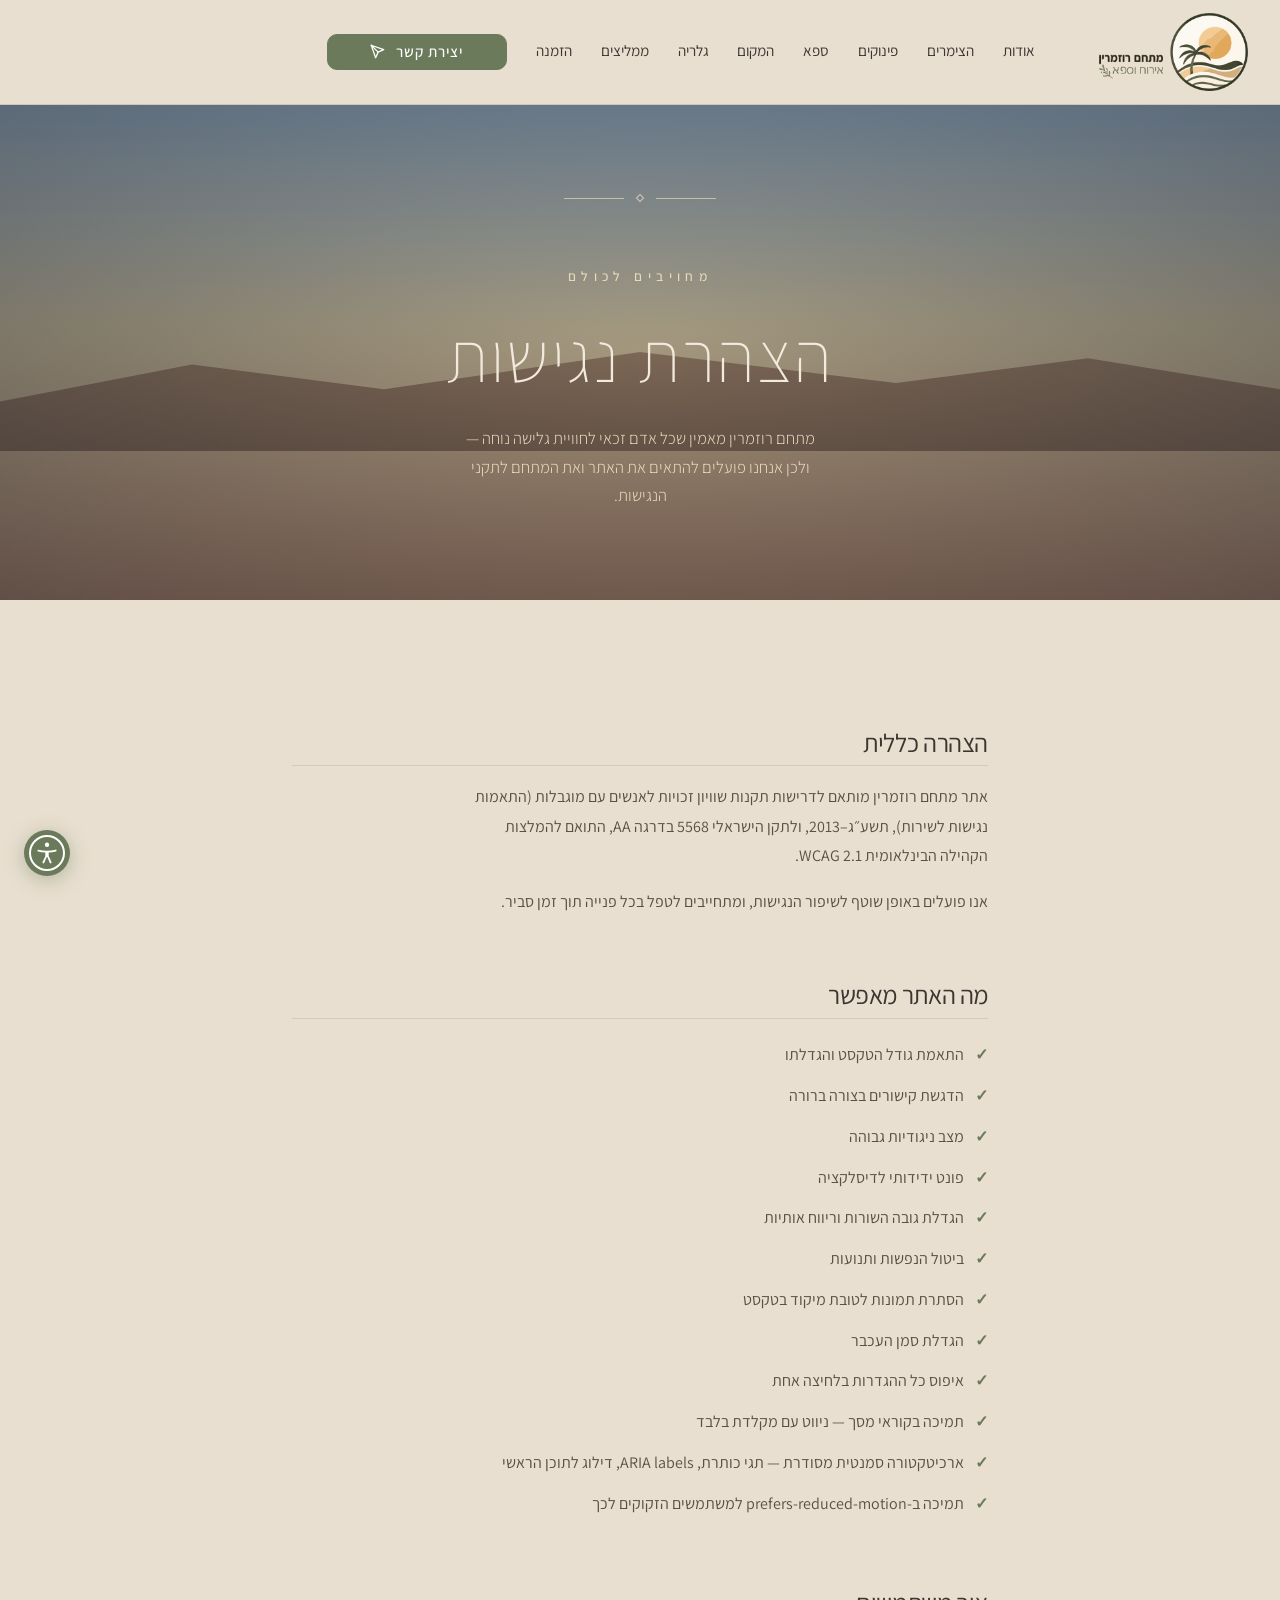
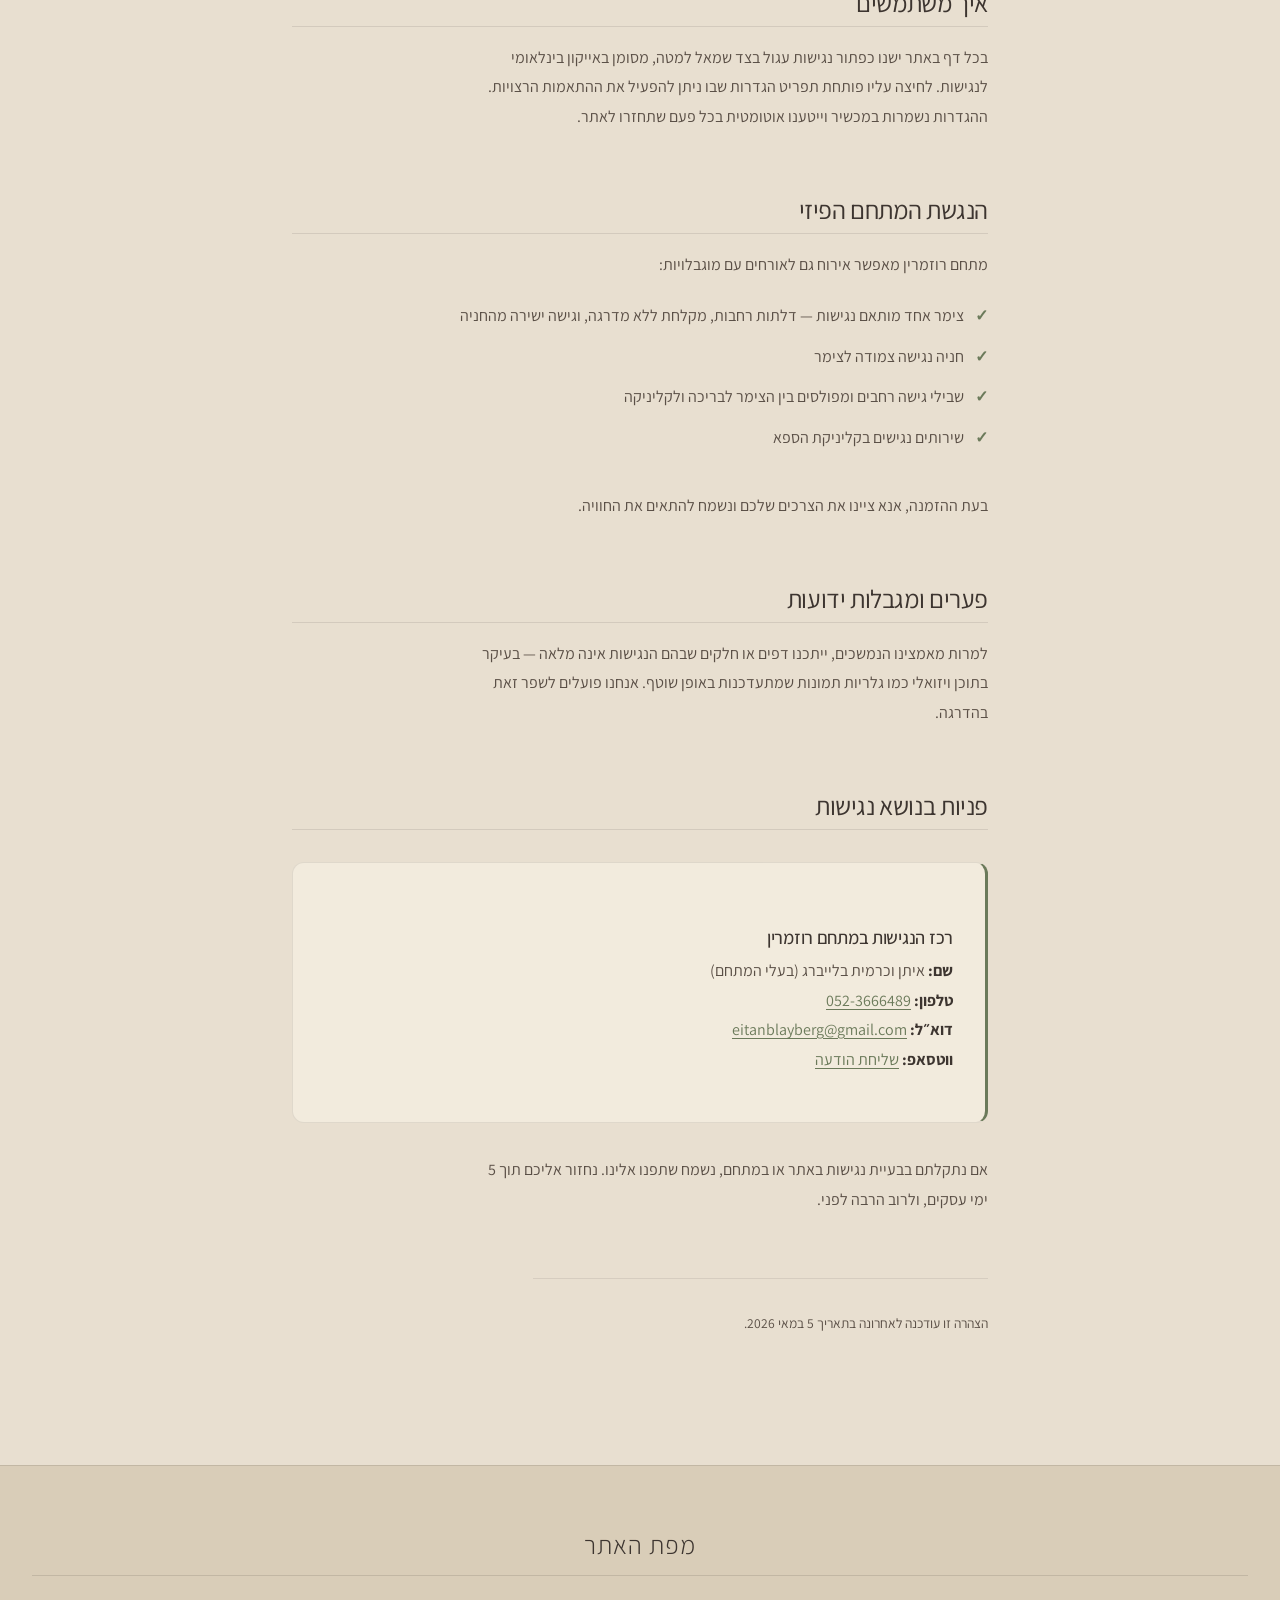
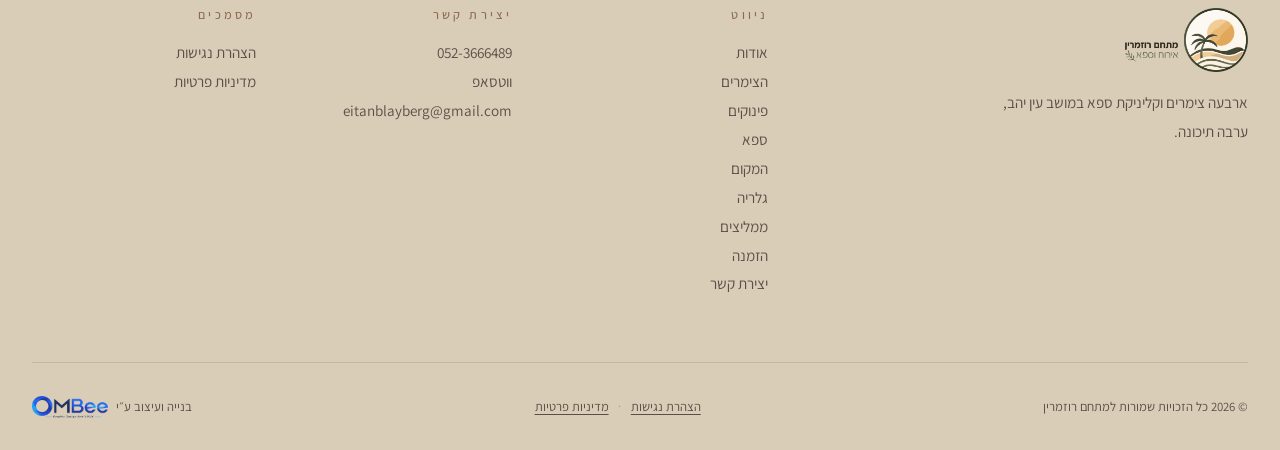
<file: accessibility.html>
<!DOCTYPE html>
<html lang="he" dir="rtl">
<head>
  <meta charset="UTF-8" />
  <meta name="viewport" content="width=device-width, initial-scale=1.0" />
  <title>הצהרת נגישות · רוזמרין</title>
  <meta name="description" content="הצהרת נגישות אתר מתחם רוזמרין — התאמות נגישות, אבחון, ויצירת קשר במידה ונתקלתם בבעיה." />

  <link rel="icon" type="image/webp" href="images/icon.webp">
  <link rel="preconnect" href="https://fonts.googleapis.com">
  <link rel="preconnect" href="https://fonts.gstatic.com" crossorigin>
  <link href="https://fonts.googleapis.com/css2?family=Assistant:wght@200;300;400;500;600;700&display=swap" rel="stylesheet">
  <link rel="stylesheet" href="styles.css?v=15">

  <style>
    .legal-content {
      max-width: 760px;
      margin: 0 auto;
      padding: var(--space-l) var(--space-m) var(--space-xl);
    }
    .legal-content h2 {
      font-weight: 400;
      font-size: 1.6rem;
      margin: var(--space-l) 0 var(--space-s);
      padding-bottom: 0.5rem;
      border-bottom: 1px solid rgba(61, 53, 48, 0.12);
    }
    .legal-content h2:first-child { margin-top: 0; }
    .legal-content h3 {
      font-weight: 500;
      font-size: 1.15rem;
      margin: var(--space-m) 0 0.5rem;
      color: var(--basalt);
    }
    .legal-content p {
      color: var(--basalt-soft);
      line-height: 1.85;
      margin-bottom: var(--space-s);
      max-width: 65ch;
    }
    .legal-content ul {
      list-style: none;
      padding: 0;
      margin-bottom: var(--space-m);
    }
    .legal-content ul li {
      position: relative;
      padding: 0.4rem 0 0.4rem 0;
      padding-right: 1.5rem;
      color: var(--basalt-soft);
      line-height: 1.75;
    }
    .legal-content ul li::before {
      content: '✓';
      position: absolute;
      right: 0;
      color: var(--rosemary);
      font-weight: 600;
    }
    .legal-content .info-box {
      background: var(--sand-light);
      border: 1px solid rgba(61, 53, 48, 0.1);
      border-radius: 12px;
      padding: var(--space-m);
      margin: var(--space-m) 0;
      border-right: 3px solid var(--rosemary);
    }
    .legal-content a { color: var(--rosemary); text-decoration: underline; text-underline-offset: 3px; }
    .legal-content a:hover { color: var(--clay-dark); }
    .legal-meta {
      font-size: 0.85rem;
      color: var(--basalt-soft);
      padding-top: var(--space-m);
      border-top: 1px solid rgba(61, 53, 48, 0.1);
      margin-top: var(--space-l);
    }
  </style>
</head>
<body>

  <a href="#main" class="skip-link">דלג לתוכן הראשי</a>

  <header class="topbar">
    <div class="topbar-inner">
      <button class="nav-toggle" aria-expanded="false" aria-controls="primary-nav" aria-label="פתיחת תפריט">
        <span class="bar"></span>
        <span class="bar"></span>
        <span class="bar"></span>
      </button>
      <a href="index.html" class="logo">
        <img class="logo-mark" src="images/rosemary_desert_logo.webp" width="460" height="240" alt="מתחם רוזמרין · אירוח וספא">
      </a>
      <nav class="nav" id="primary-nav" aria-label="ניווט ראשי">
        <a href="about.html">אודות</a>
        <a href="zimmerim.html">הצימרים</a>
        <a href="pinukim.html">פינוקים</a>
        <a href="spa.html">ספא</a>
        <a href="hamakom.html">המקום</a>
        <a href="galeria.html">גלריה</a>
        <a href="mamlitzim.html">ממליצים</a>
        <a href="hazmana.html">הזמנה</a>
        <a href="contact.html" class="cta-contact">
          <span>יצירת קשר</span>
          <svg viewBox="0 0 24 24" fill="none" stroke="currentColor" stroke-width="2" stroke-linecap="round" stroke-linejoin="round" aria-hidden="true"><line x1="2" y1="2" x2="13" y2="13"/><polygon points="2 2 9 22 13 13 22 9 2 2"/></svg>
        </a>
      </nav>
    </div>
  </header>

  <main id="main">

    <section class="framed-hero" aria-labelledby="page-heading">
      <div class="scene-noon" aria-hidden="true"></div>
      <div class="hero-overlay" aria-hidden="true"></div>
      <div class="framed-hero-content">
        <div class="ornament" aria-hidden="true">
          <span class="ornament-line"></span>
          <span class="ornament-dot"></span>
          <span class="ornament-line"></span>
        </div>
        <span class="eyebrow">מחויבים לכולם</span>
        <h1 id="page-heading">הצהרת נגישות</h1>
        <p>מתחם רוזמרין מאמין שכל אדם זכאי לחוויית גלישה נוחה — ולכן אנחנו פועלים להתאים את האתר ואת המתחם לתקני הנגישות.</p>
      </div>
    </section>

    <article class="legal-content">

      <h2>הצהרה כללית</h2>
      <p>אתר מתחם רוזמרין מותאם לדרישות תקנות שוויון זכויות לאנשים עם מוגבלות (התאמות נגישות לשירות), תשע״ג–2013, ולתקן הישראלי 5568 בדרגה AA, התואם להמלצות הקהילה הבינלאומית WCAG 2.1.</p>
      <p>אנו פועלים באופן שוטף לשיפור הנגישות, ומתחייבים לטפל בכל פנייה תוך זמן סביר.</p>

      <h2>מה האתר מאפשר</h2>
      <ul>
        <li>התאמת גודל הטקסט והגדלתו</li>
        <li>הדגשת קישורים בצורה ברורה</li>
        <li>מצב ניגודיות גבוהה</li>
        <li>פונט ידידותי לדיסלקציה</li>
        <li>הגדלת גובה השורות וריווח אותיות</li>
        <li>ביטול הנפשות ותנועות</li>
        <li>הסתרת תמונות לטובת מיקוד בטקסט</li>
        <li>הגדלת סמן העכבר</li>
        <li>איפוס כל ההגדרות בלחיצה אחת</li>
        <li>תמיכה בקוראי מסך — ניווט עם מקלדת בלבד</li>
        <li>ארכיטקטורה סמנטית מסודרת — תגי כותרת, ARIA labels, דילוג לתוכן הראשי</li>
        <li>תמיכה ב-prefers-reduced-motion למשתמשים הזקוקים לכך</li>
      </ul>

      <h2>איך משתמשים</h2>
      <p>בכל דף באתר ישנו כפתור נגישות עגול בצד שמאל למטה, מסומן באייקון בינלאומי לנגישות. לחיצה עליו פותחת תפריט הגדרות שבו ניתן להפעיל את ההתאמות הרצויות. ההגדרות נשמרות במכשיר וייטענו אוטומטית בכל פעם שתחזרו לאתר.</p>

      <h2>הנגשת המתחם הפיזי</h2>
      <p>מתחם רוזמרין מאפשר אירוח גם לאורחים עם מוגבלויות:</p>
      <ul>
        <li>צימר אחד מותאם נגישות — דלתות רחבות, מקלחת ללא מדרגה, וגישה ישירה מהחניה</li>
        <li>חניה נגישה צמודה לצימר</li>
        <li>שבילי גישה רחבים ומפולסים בין הצימר לבריכה ולקליניקה</li>
        <li>שירותים נגישים בקליניקת הספא</li>
      </ul>
      <p>בעת ההזמנה, אנא ציינו את הצרכים שלכם ונשמח להתאים את החוויה.</p>

      <h2>פערים ומגבלות ידועות</h2>
      <p>למרות מאמצינו הנמשכים, ייתכנו דפים או חלקים שבהם הנגישות אינה מלאה — בעיקר בתוכן ויזואלי כמו גלריות תמונות שמתעדכנות באופן שוטף. אנחנו פועלים לשפר זאת בהדרגה.</p>

      <h2>פניות בנושא נגישות</h2>
      <div class="info-box">
        <h3>רכז הנגישות במתחם רוזמרין</h3>
        <p style="margin-top: 0.5rem;">
          <strong style="color: var(--basalt);">שם:</strong> איתן וכרמית בלייברג (בעלי המתחם)<br>
          <strong style="color: var(--basalt);">טלפון:</strong> <a href="tel:0523666489">052-3666489</a><br>
          <strong style="color: var(--basalt);">דוא״ל:</strong> <a href="mailto:eitanblayberg@gmail.com">eitanblayberg@gmail.com</a><br>
          <strong style="color: var(--basalt);">ווטסאפ:</strong> <a href="https://wa.me/972523666489">שליחת הודעה</a>
        </p>
      </div>
      <p>אם נתקלתם בבעיית נגישות באתר או במתחם, נשמח שתפנו אלינו. נחזור אליכם תוך 5 ימי עסקים, ולרוב הרבה לפני.</p>

      <p class="legal-meta">הצהרה זו עודכנה לאחרונה בתאריך 5 במאי 2026.</p>
    </article>

  </main>

  <footer>
    <h3 class="footer-map-title">מפת האתר</h3>
    <div class="footer-inner">
      <div class="footer-col footer-brand">
        <a href="index.html" class="logo">
          <img class="logo-mark" src="images/rosemary_desert_logo.webp" width="460" height="240" loading="lazy" decoding="async" alt="מתחם רוזמרין · אירוח וספא">
        </a>
        <p>ארבעה צימרים וקליניקת ספא במושב עין יהב, ערבה תיכונה.</p>
      </div>
      <div class="footer-col"><h4>ניווט</h4><p><a href="about.html">אודות</a><br><a href="zimmerim.html">הצימרים</a><br><a href="pinukim.html">פינוקים</a><br><a href="spa.html">ספא</a><br><a href="hamakom.html">המקום</a><br><a href="galeria.html">גלריה</a><br><a href="mamlitzim.html">ממליצים</a><br><a href="hazmana.html">הזמנה</a><br><a href="contact.html">יצירת קשר</a></p></div>
      <div class="footer-col"><h4>יצירת קשר</h4><p><a href="tel:0523666489">052-3666489</a><br><a href="https://wa.me/972523666489">ווטסאפ</a><br><a href="mailto:eitanblayberg@gmail.com">eitanblayberg@gmail.com</a></p></div>
      <div class="footer-col">
        <h4>מסמכים</h4>
        <p>
          <a href="accessibility.html">הצהרת נגישות</a><br>
          <a href="privacy.html">מדיניות פרטיות</a>
        </p>
      </div>
    </div>
    <div class="footer-bottom"><span>&copy; 2026 כל הזכויות שמורות למתחם רוזמרין</span><span class="footer-legal-links"><a href="accessibility.html">הצהרת נגישות</a><span aria-hidden="true">·</span><a href="privacy.html">מדיניות פרטיות</a></span><span class="credit">בנייה ועיצוב ע״י <a href="https://ombee.co.il" target="_blank" rel="noopener noreferrer" aria-label="לאתר OMBee"><img src="images/ombee-logo.webp" width="229" height="66" loading="lazy" decoding="async" alt="OMBee"></a></span></div>
  </footer>

  <script src="script.js?v=9" defer></script>
  <script src="accessibility.js?v=1" defer></script>
</body>
</html>
</file>
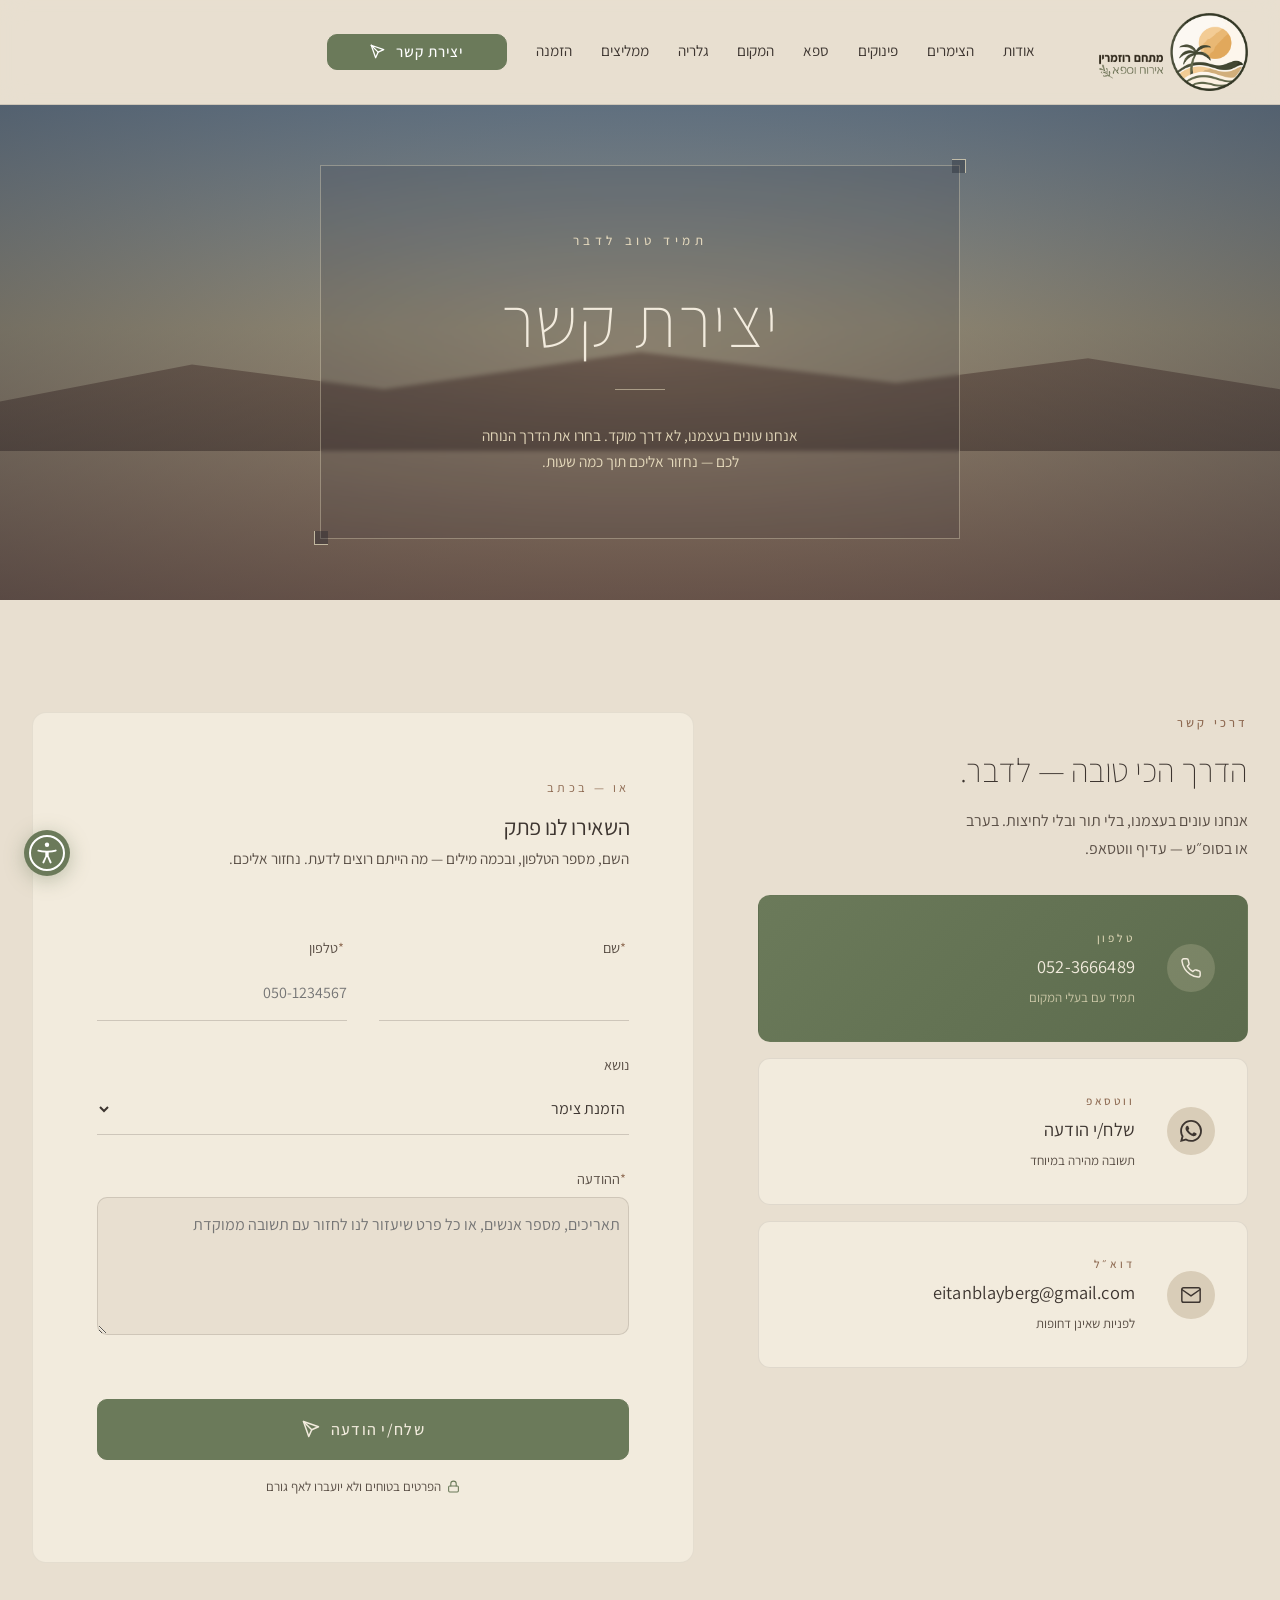
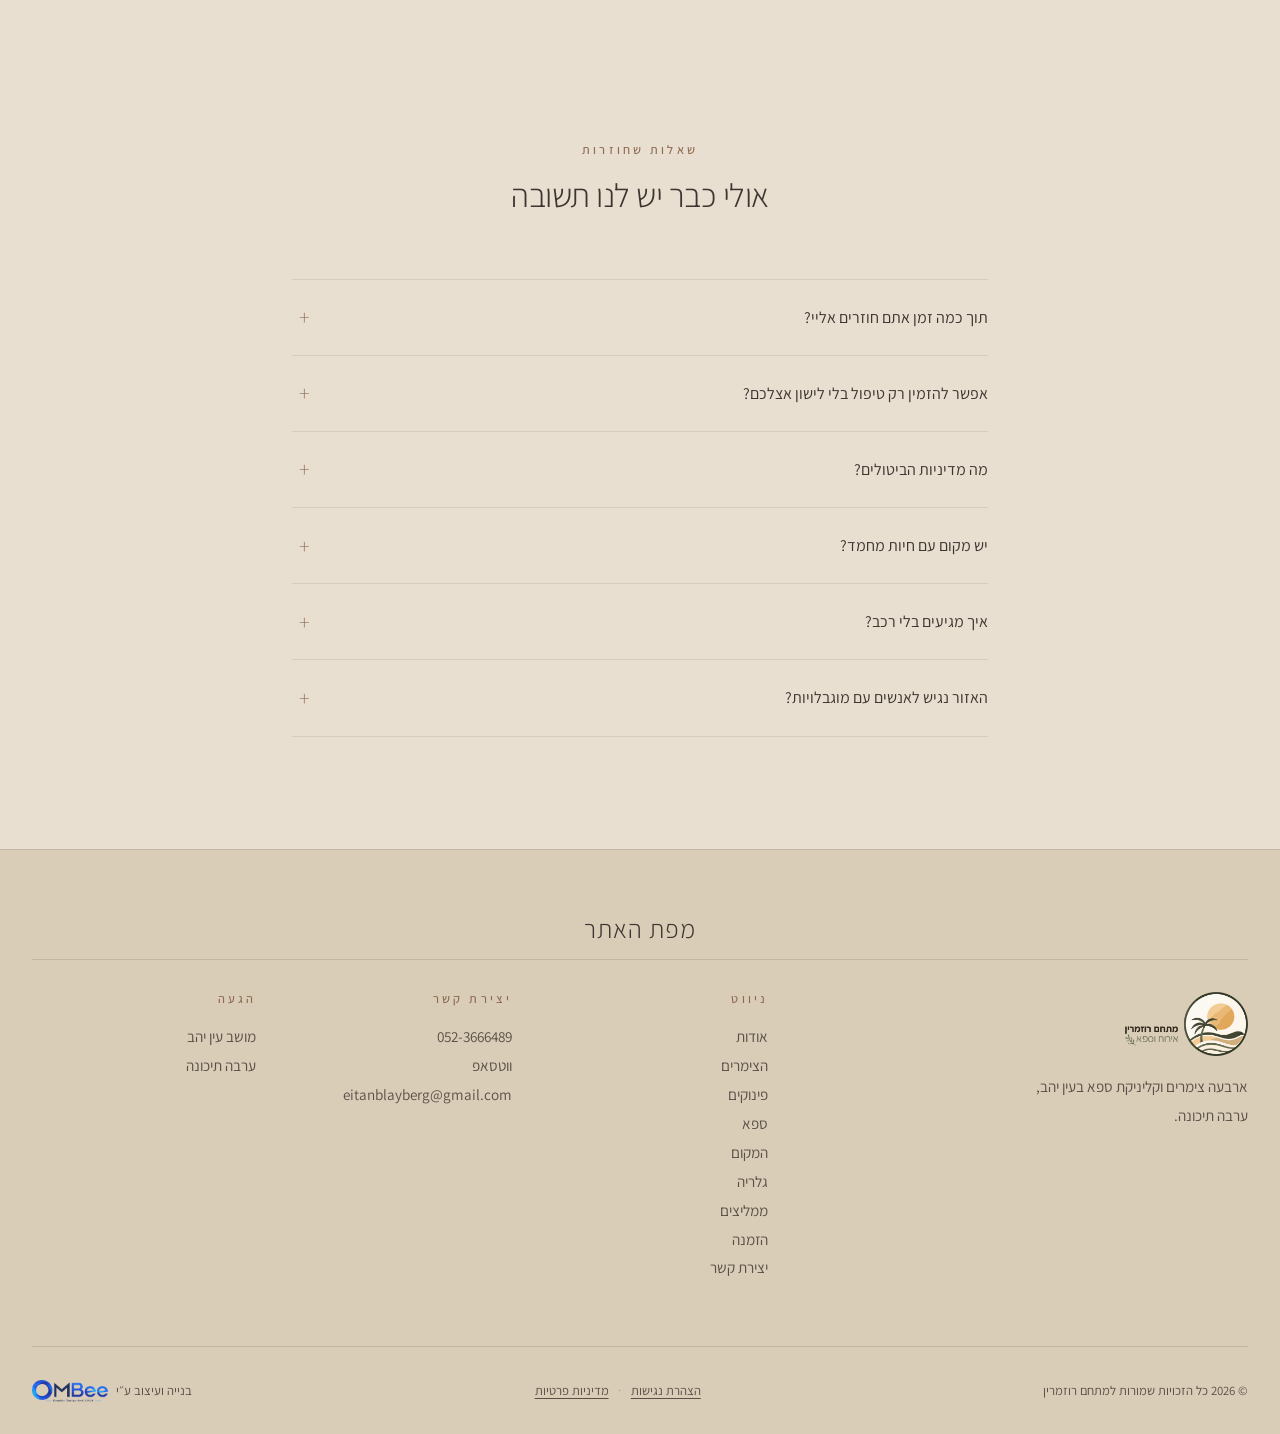
<file: contact.html>
<!DOCTYPE html>
<html lang="he" dir="rtl">
<head>
  <meta charset="UTF-8" />
  <meta name="viewport" content="width=device-width, initial-scale=1.0" />
  <title>יצירת קשר · רוזמרין</title>
  <meta name="description" content="יצירת קשר עם מתחם רוזמרין בעין יהב. טלפון, ווטסאפ, דוא״ל, שעות פעילות, מפה והגעה." />

  <link rel="icon" type="image/webp" href="images/icon.webp">
  <link rel="preconnect" href="https://fonts.googleapis.com">
  <link rel="preconnect" href="https://fonts.gstatic.com" crossorigin>
  <link href="https://fonts.googleapis.com/css2?family=Assistant:wght@200;300;400;500;600;700&display=swap" rel="stylesheet">
  <link rel="stylesheet" href="styles.css?v=15">

  <style>
    /* ===== Contact-page specific — accessible & spacious ===== */

    /* Hero — framed banner with scenic background */
    .contact-hero {
      position: relative;
      min-height: 420px;
      height: 55vh;
      max-height: 540px;
      overflow: hidden;
      display: flex;
      align-items: center;
      justify-content: center;
      margin-bottom: var(--space-xl);
    }
    .contact-hero .scene-noon {
      position: absolute;
      inset: 0;
      z-index: 0;
    }
    .contact-hero .hero-overlay {
      position: absolute;
      inset: 0;
      background:
        radial-gradient(ellipse at center, rgba(26, 31, 42, 0.3) 0%, rgba(26, 31, 42, 0.6) 100%);
      z-index: 1;
    }
    .contact-hero-frame {
      position: relative;
      z-index: 2;
      padding: var(--space-l) clamp(2rem, 8vw, 5rem);
      border: 1px solid rgba(244, 232, 200, 0.35);
      max-width: 640px;
      width: calc(100% - 2 * var(--space-m));
      text-align: center;
      backdrop-filter: blur(2px);
      -webkit-backdrop-filter: blur(2px);
      background: rgba(26, 31, 42, 0.12);
    }
    .contact-hero-frame::before,
    .contact-hero-frame::after {
      content: '';
      position: absolute;
      width: 14px;
      height: 14px;
      border: 1px solid rgba(244, 232, 200, 0.7);
      background: rgba(26, 31, 42, 0.35);
    }
    .contact-hero-frame::before {
      top: -7px;
      right: -7px;
      border-bottom: none;
      border-left: none;
    }
    .contact-hero-frame::after {
      bottom: -7px;
      left: -7px;
      border-top: none;
      border-right: none;
    }
    .contact-hero-frame .eyebrow {
      display: block;
      color: rgba(244, 232, 200, 0.85);
      margin-bottom: var(--space-m);
      font-size: 0.82rem;
      letter-spacing: 0.35em;
    }
    .contact-hero-frame h1 {
      font-size: clamp(2.6rem, 6vw, 4.5rem);
      font-weight: 200;
      color: var(--sand-light);
      letter-spacing: 0.02em;
      margin-bottom: var(--space-m);
      line-height: 1;
    }
    .contact-hero-frame .frame-divider {
      width: 50px;
      height: 1px;
      background: rgba(244, 232, 200, 0.5);
      margin: 0 auto var(--space-m);
    }
    .contact-hero-frame p {
      color: rgba(244, 232, 200, 0.88);
      font-size: clamp(0.95rem, 1.2vw, 1.1rem);
      max-width: 42ch;
      margin: 0 auto;
      line-height: 1.7;
    }

    /* Three primary contact methods — generous, equal weight */
    .channels {
      display: grid;
      grid-template-columns: repeat(3, 1fr);
      gap: var(--space-m);
      max-width: 1100px;
      margin: 0 auto;
      padding: 0 var(--space-m) var(--space-xl);
    }
    .channel {
      display: flex;
      flex-direction: column;
      align-items: center;
      text-align: center;
      gap: var(--space-s);
      padding: var(--space-l) var(--space-m);
      background: var(--sand-light);
      border: 1px solid rgba(61, 53, 48, 0.1);
      border-radius: 14px;
      transition: transform 0.4s var(--ease), border-color 0.4s var(--ease);
      min-height: 280px;
      justify-content: center;
    }
    .channel:hover {
      transform: translateY(-4px);
      border-color: var(--rosemary);
    }
    .channel-icon {
      width: 68px;
      height: 68px;
      border-radius: 50%;
      background: var(--sand-deep);
      display: flex;
      align-items: center;
      justify-content: center;
      transition: background 0.4s var(--ease);
      margin-bottom: var(--space-xs);
    }
    .channel:hover .channel-icon { background: var(--rosemary); }
    .channel-icon svg {
      width: 30px; height: 30px;
      stroke: var(--basalt);
      fill: none;
      stroke-width: 1.6;
      stroke-linecap: round;
      stroke-linejoin: round;
      transition: stroke 0.4s var(--ease);
    }
    .channel:hover .channel-icon svg { stroke: var(--sand-light); }
    .channel-label {
      font-size: 0.78rem;
      letter-spacing: 0.3em;
      text-transform: uppercase;
      color: var(--clay-dark);
      font-weight: 600;
    }
    .channel-value {
      font-size: clamp(1.3rem, 2.2vw, 1.7rem);
      color: var(--basalt);
      font-weight: 400;
      letter-spacing: 0.01em;
    }
    .channel-note {
      font-size: 0.95rem;
      color: var(--basalt-soft);
      max-width: 24ch;
    }

    /* Hours + Map combined section */
    .meet-us {
      background: var(--sand-light);
      padding: var(--space-xl) var(--space-m);
      border-top: 1px solid rgba(61, 53, 48, 0.1);
      border-bottom: 1px solid rgba(61, 53, 48, 0.1);
    }
    .meet-grid {
      display: grid;
      grid-template-columns: 0.9fr 1.1fr;
      gap: var(--space-l);
      max-width: var(--max-w);
      margin: 0 auto;
      align-items: start;
    }

    .meet-info { padding: var(--space-s) 0; }
    .meet-info .eyebrow { display: block; margin-bottom: var(--space-s); }
    .meet-info h2 {
      margin-bottom: var(--space-m);
      font-weight: 300;
    }

    .info-card {
      margin-bottom: var(--space-l);
    }
    .info-card:last-child { margin-bottom: 0; }
    .info-card h3 {
      font-size: 1.1rem;
      font-weight: 500;
      margin-bottom: var(--space-s);
      color: var(--basalt);
      display: flex;
      align-items: center;
      gap: 0.6rem;
    }
    .info-card h3 svg {
      width: 20px; height: 20px;
      stroke: var(--rosemary);
      fill: none;
      stroke-width: 1.8;
      stroke-linecap: round;
      stroke-linejoin: round;
    }

    .hours-list {
      list-style: none;
      max-width: 320px;
    }
    .hours-list li {
      display: flex;
      justify-content: space-between;
      padding: 0.65rem 0;
      border-bottom: 1px dashed rgba(61, 53, 48, 0.12);
      font-size: 0.95rem;
    }
    .hours-list li:last-child { border-bottom: none; }
    .hours-list .day { color: var(--basalt-soft); letter-spacing: 0.05em; }
    .hours-list .time { color: var(--basalt); font-weight: 500; }

    address.location {
      font-style: normal;
      line-height: 1.85;
      color: var(--basalt-soft);
      max-width: 36ch;
    }
    address.location strong { color: var(--basalt); font-weight: 500; }

    .meet-map {
      position: sticky;
      top: 100px;
    }
    .map-frame {
      position: relative;
      width: 100%;
      aspect-ratio: 4 / 3;
      border: 1px solid rgba(61, 53, 48, 0.1);
      border-radius: 14px;
      overflow: hidden;
      background: var(--sand-deep);
    }
    .map-frame iframe {
      position: absolute;
      inset: 0;
      width: 100%;
      height: 100%;
      border: 0;
      filter: saturate(0.85);
    }
    .map-actions {
      display: flex;
      gap: var(--space-s);
      margin-top: var(--space-m);
      flex-wrap: wrap;
    }

    /* ========= Main contact section — top of page, organized ========= */

    .main-contact {
      max-width: var(--max-w);
      margin: 0 auto;
      padding: 0 var(--space-m) var(--space-xl);
    }
    .main-contact-grid {
      display: grid;
      grid-template-columns: 0.85fr 1.15fr;
      gap: var(--space-l);
      align-items: start;
    }

    /* RIGHT side: stacked compact channel cards */
    .channels-stack {
      display: flex;
      flex-direction: column;
      gap: var(--space-s);
    }
    .channels-intro {
      margin-bottom: var(--space-s);
    }
    .channels-intro .eyebrow { display: block; margin-bottom: var(--space-s); }
    .channels-intro h2 {
      font-size: clamp(1.6rem, 2.8vw, 2.1rem);
      font-weight: 200;
      line-height: 1.25;
      margin-bottom: var(--space-s);
    }
    .channels-intro p {
      color: var(--basalt-soft);
      line-height: 1.75;
      max-width: 36ch;
    }

    .channel-item {
      display: flex;
      align-items: center;
      gap: var(--space-m);
      padding: var(--space-m);
      background: var(--sand-light);
      border: 1px solid rgba(61, 53, 48, 0.1);
      border-radius: 12px;
      transition: all 0.3s var(--ease);
      position: relative;
    }
    .channel-item.featured {
      background: linear-gradient(135deg, var(--rosemary) 0%, #5C6B4D 100%);
      border-color: transparent;
    }
    .channel-item:hover {
      border-color: var(--rosemary);
      transform: translateX(-4px);
    }
    .channel-item.featured:hover {
      transform: translateX(-4px);
      filter: brightness(1.05);
    }
    .channel-item .channel-icon-small {
      width: 48px; height: 48px;
      border-radius: 50%;
      background: var(--sand-deep);
      flex-shrink: 0;
      display: flex;
      align-items: center;
      justify-content: center;
      transition: background 0.3s var(--ease);
    }
    .channel-item.featured .channel-icon-small {
      background: rgba(244, 232, 200, 0.18);
    }
    .channel-item:hover .channel-icon-small { background: var(--rosemary); }
    .channel-item.featured:hover .channel-icon-small { background: rgba(244, 232, 200, 0.28); }
    .channel-item .channel-icon-small svg {
      width: 22px; height: 22px;
      stroke: var(--basalt);
      fill: none;
      stroke-width: 1.6;
      stroke-linecap: round;
      stroke-linejoin: round;
      transition: stroke 0.3s var(--ease);
    }
    .channel-item.featured .channel-icon-small svg { stroke: var(--sand-light); }
    .channel-item:hover .channel-icon-small svg { stroke: var(--sand-light); }
    /* WhatsApp glyph is a filled shape, not a stroked outline */
    .channel-item .channel-icon-small svg.wa-icon {
      fill: var(--basalt);
      stroke: none;
      transition: fill 0.3s var(--ease);
    }
    .channel-item.featured .channel-icon-small svg.wa-icon,
    .channel-item:hover .channel-icon-small svg.wa-icon {
      fill: var(--sand-light);
      stroke: none;
    }
    .channel-item .channel-text {
      display: flex;
      flex-direction: column;
      gap: 0.2rem;
      flex: 1;
      min-width: 0;
    }
    .channel-item .channel-label-small {
      font-size: 0.72rem;
      letter-spacing: 0.25em;
      text-transform: uppercase;
      color: var(--clay-dark);
      font-weight: 500;
    }
    .channel-item.featured .channel-label-small { color: rgba(244, 232, 200, 0.8); }
    .channel-item .channel-value-small {
      font-size: 1.15rem;
      color: var(--basalt);
      font-weight: 400;
      letter-spacing: 0.01em;
    }
    .channel-item.featured .channel-value-small { color: var(--sand-light); }
    .channel-item .channel-note-small {
      font-size: 0.82rem;
      color: var(--basalt-soft);
      margin-top: 0.1rem;
    }
    .channel-item.featured .channel-note-small { color: rgba(244, 232, 200, 0.7); }

    /* RIGHT side: friendly form card */
    .letter-form {
      background: var(--sand-light);
      padding: var(--space-l);
      border: 1px solid rgba(61, 53, 48, 0.08);
      border-radius: 14px;
    }
    .letter-form .form-eyebrow {
      display: block;
      font-size: 0.78rem;
      letter-spacing: 0.25em;
      text-transform: uppercase;
      color: var(--clay-dark);
      margin-bottom: var(--space-s);
    }
    .letter-form h3 {
      font-size: 1.4rem;
      font-weight: 400;
      margin-bottom: 0.4rem;
    }
    .letter-form > p.lead-line {
      color: var(--basalt-soft);
      margin-bottom: var(--space-l);
      font-size: 0.95rem;
      line-height: 1.7;
    }

    .form-stack { display: flex; flex-direction: column; gap: var(--space-m); }
    .form-row { display: grid; grid-template-columns: 1fr 1fr; gap: var(--space-m); }

    .field-block { display: flex; flex-direction: column; gap: 0.35rem; }
    .field-block label {
      font-size: 0.9rem;
      color: var(--basalt-soft);
      font-weight: 400;
    }
    .field-block label .required {
      color: var(--clay-dark);
      margin-right: 0.2rem;
    }
    .field-block input,
    .field-block textarea,
    .field-block select {
      padding: 0.85rem 0;
      background: transparent;
      border: 0;
      border-bottom: 1px solid rgba(61, 53, 48, 0.2);
      font: inherit;
      color: var(--basalt);
      direction: rtl;
      transition: border-color 0.2s;
      width: 100%;
    }
    .field-block textarea {
      padding: 0.85rem 0.5rem;
      border: 1px solid rgba(61, 53, 48, 0.15);
      border-radius: 10px;
      background: var(--sand);
      resize: vertical;
      min-height: 110px;
    }
    .field-block input:focus,
    .field-block textarea:focus,
    .field-block select:focus {
      outline: none;
      border-color: var(--rosemary);
    }
    .field-block input:focus,
    .field-block select:focus { border-bottom-width: 2px; }
    .field-block textarea:focus { box-shadow: 0 0 0 3px rgba(107, 122, 90, 0.12); }

    .form-submit {
      margin-top: var(--space-m);
      display: flex;
      flex-direction: column;
      align-items: stretch;
      gap: var(--space-s);
    }
    .form-submit button {
      width: 100%;
      min-height: 56px;
      padding: 1rem 2rem;
      font-size: 1rem;
      letter-spacing: 0.08em;
      font-weight: 500;
      justify-content: center;
      gap: 0.7rem;
    }
    .form-submit button svg {
      width: 18px; height: 18px;
      stroke: currentColor;
      fill: none;
      stroke-width: 2;
      stroke-linecap: round;
      stroke-linejoin: round;
      transition: transform 0.3s var(--ease);
    }
    .form-submit button:hover svg { transform: translateX(-3px); }
    .form-meta {
      text-align: center;
      font-size: 0.82rem;
      color: var(--basalt-soft);
      display: inline-flex;
      align-items: center;
      justify-content: center;
      gap: 0.4rem;
    }
    .form-meta svg {
      width: 13px; height: 13px;
      stroke: var(--rosemary);
      fill: none;
      stroke-width: 2;
      stroke-linecap: round;
      stroke-linejoin: round;
      flex-shrink: 0;
    }

    /* FAQ — much lighter touch */
    .faq-section {
      max-width: 760px;
      margin: 0 auto;
      padding: var(--space-l) var(--space-m) var(--space-xl);
    }
    .faq-section .eyebrow { display: block; text-align: center; margin-bottom: var(--space-s); }
    .faq-section > h2 {
      text-align: center;
      margin-bottom: var(--space-l);
      font-weight: 300;
      font-size: clamp(1.6rem, 2.6vw, 2.1rem);
    }
    details.faq {
      padding: var(--space-s) 0;
      border-bottom: 1px solid rgba(61, 53, 48, 0.1);
    }
    details.faq:first-of-type { border-top: 1px solid rgba(61, 53, 48, 0.1); }
    details.faq summary {
      list-style: none;
      cursor: pointer;
      display: flex;
      justify-content: space-between;
      align-items: center;
      gap: var(--space-m);
      font-size: 1rem;
      color: var(--basalt);
      font-weight: 400;
      padding: 0.5rem 0;
      transition: color 0.3s;
    }
    details.faq summary::-webkit-details-marker { display: none; }
    details.faq summary:hover { color: var(--rosemary); }
    details.faq summary::after {
      content: '+';
      font-size: 1.4rem;
      font-weight: 200;
      color: var(--clay-dark);
      transition: transform 0.3s var(--ease);
      flex-shrink: 0;
      width: 24px; height: 24px;
      display: inline-flex;
      align-items: center;
      justify-content: center;
    }
    details.faq[open] summary { color: var(--rosemary); }
    details.faq[open] summary::after { transform: rotate(45deg); color: var(--rosemary); }
    details.faq .faq-body {
      padding: 0.5rem 0 var(--space-s);
      color: var(--basalt-soft);
      line-height: 1.85;
      max-width: 65ch;
      font-size: 0.95rem;
    }

    /* Responsive */
    @media (max-width: 900px) {
      .main-contact-grid { grid-template-columns: 1fr; gap: var(--space-l); }
      .channels-intro p { max-width: none; }
    }
    @media (max-width: 800px) {
      .meet-grid { grid-template-columns: 1fr; gap: var(--space-l); }
      .meet-map { position: static; }
      .form-row { grid-template-columns: 1fr; }
      .letter-form { padding: var(--space-m); }
      .channel-item { padding: var(--space-s); }
    }
  </style>
</head>
<body>

  <a href="#main" class="skip-link">דלג לתוכן הראשי</a>

  <header class="topbar">
    <div class="topbar-inner">
      <button class="nav-toggle" aria-expanded="false" aria-controls="primary-nav" aria-label="פתיחת תפריט">
        <span class="bar"></span>
        <span class="bar"></span>
        <span class="bar"></span>
      </button>
      <a href="index.html" class="logo">
        <img class="logo-mark" src="images/rosemary_desert_logo.webp" width="460" height="240" alt="מתחם רוזמרין · אירוח וספא">
      </a>
      <nav class="nav" id="primary-nav" aria-label="ניווט ראשי">
        <a href="about.html">אודות</a>
        <a href="zimmerim.html">הצימרים</a>
        <a href="pinukim.html">פינוקים</a>
        <a href="spa.html">ספא</a>
        <a href="hamakom.html">המקום</a>
        <a href="galeria.html">גלריה</a>
        <a href="mamlitzim.html">ממליצים</a>
        <a href="hazmana.html">הזמנה</a>
        <a href="contact.html" class="cta-contact" aria-current="page">
          <span>יצירת קשר</span>
          <svg viewBox="0 0 24 24" fill="none" stroke="currentColor" stroke-width="2" stroke-linecap="round" stroke-linejoin="round" aria-hidden="true"><line x1="2" y1="2" x2="13" y2="13"/><polygon points="2 2 9 22 13 13 22 9 2 2"/></svg>
        </a>
      </nav>
    </div>
  </header>

  <main id="main">

    <!-- ===== Hero — framed banner ===== -->
    <section class="contact-hero" aria-labelledby="page-heading">
      <div class="scene-noon" aria-hidden="true"></div>
      <div class="hero-overlay" aria-hidden="true"></div>
      <div class="contact-hero-frame">
        <span class="eyebrow">תמיד טוב לדבר</span>
        <h1 id="page-heading">יצירת קשר</h1>
        <div class="frame-divider" aria-hidden="true"></div>
        <p>אנחנו עונים בעצמנו, לא דרך מוקד. בחרו את הדרך הנוחה לכם — נחזור אליכם תוך כמה שעות.</p>
      </div>
    </section>

    <!-- ===== Main contact: channels + form, organized at top ===== -->
    <section class="main-contact" aria-labelledby="contact-heading">
      <h2 id="contact-heading" class="sr-only">דרכי יצירת קשר וטופס פנייה</h2>

      <div class="main-contact-grid">

        <!-- Right column: Stacked channels -->
        <div class="channels-stack">
          <div class="channels-intro">
            <span class="eyebrow">דרכי קשר</span>
            <h2>הדרך הכי טובה — לדבר.</h2>
            <p>אנחנו עונים בעצמנו, בלי תור ובלי לחיצות. בערב או בסופ״ש — עדיף ווטסאפ.</p>
          </div>

          <a href="tel:0523666489" class="channel-item featured" aria-label="התקשרו אלינו 052-3666489">
            <span class="channel-icon-small" aria-hidden="true">
              <svg viewBox="0 0 24 24"><path d="M22 16.92v3a2 2 0 0 1-2.18 2 19.79 19.79 0 0 1-8.63-3.07 19.5 19.5 0 0 1-6-6 19.79 19.79 0 0 1-3.07-8.67A2 2 0 0 1 4.11 2h3a2 2 0 0 1 2 1.72 12.84 12.84 0 0 0 .7 2.81 2 2 0 0 1-.45 2.11L8.09 9.91a16 16 0 0 0 6 6l1.27-1.27a2 2 0 0 1 2.11-.45 12.84 12.84 0 0 0 2.81.7A2 2 0 0 1 22 16.92z"/></svg>
            </span>
            <div class="channel-text">
              <span class="channel-label-small">טלפון</span>
              <span class="channel-value-small">052-3666489</span>
              <span class="channel-note-small">תמיד עם בעלי המקום</span>
            </div>          </a>

          <a href="https://wa.me/972523666489" target="_blank" rel="noopener noreferrer" class="channel-item" aria-label="שלח/י הודעה בווטסאפ">
            <span class="channel-icon-small" aria-hidden="true">
              <svg class="wa-icon" viewBox="0 0 24 24"><path d="M17.472 14.382c-.297-.149-1.758-.867-2.03-.967-.273-.099-.471-.148-.67.15-.197.297-.767.966-.94 1.164-.173.199-.347.223-.644.075-.297-.15-1.255-.463-2.39-1.475-.883-.788-1.48-1.761-1.653-2.059-.173-.297-.018-.458.13-.606.134-.133.298-.347.446-.52.149-.174.198-.298.298-.497.099-.198.05-.371-.025-.52-.075-.149-.669-1.612-.916-2.207-.242-.579-.487-.5-.669-.51-.173-.008-.371-.01-.57-.01-.198 0-.52.074-.792.372-.272.297-1.04 1.016-1.04 2.479 0 1.462 1.065 2.875 1.213 3.074.149.198 2.096 3.2 5.077 4.487.709.306 1.262.489 1.694.625.712.227 1.36.195 1.871.118.571-.085 1.758-.719 2.006-1.413.248-.694.248-1.289.173-1.413-.074-.124-.272-.198-.57-.347m-5.421 7.403h-.004a9.87 9.87 0 01-5.031-1.378l-.361-.214-3.741.982.998-3.648-.235-.374a9.86 9.86 0 01-1.51-5.26c.001-5.45 4.436-9.884 9.888-9.884 2.64 0 5.122 1.03 6.988 2.898a9.825 9.825 0 012.893 6.994c-.003 5.45-4.437 9.884-9.885 9.884m8.413-18.297A11.815 11.815 0 0012.05 0C5.495 0 .16 5.335.157 11.892c0 2.096.547 4.142 1.588 5.945L.057 24l6.305-1.654a11.882 11.882 0 005.683 1.448h.005c6.554 0 11.89-5.335 11.893-11.893a11.821 11.821 0 00-3.48-8.413z"/></svg>
            </span>
            <div class="channel-text">
              <span class="channel-label-small">ווטסאפ</span>
              <span class="channel-value-small">שלח/י הודעה</span>
              <span class="channel-note-small">תשובה מהירה במיוחד</span>
            </div>          </a>

          <a href="mailto:eitanblayberg@gmail.com" class="channel-item" aria-label="שלח/י דוא״ל ל eitanblayberg@gmail.com">
            <span class="channel-icon-small" aria-hidden="true">
              <svg viewBox="0 0 24 24"><path d="M4 4h16c1.1 0 2 .9 2 2v12c0 1.1-.9 2-2 2H4c-1.1 0-2-.9-2-2V6c0-1.1.9-2 2-2z"/><polyline points="22,6 12,13 2,6"/></svg>
            </span>
            <div class="channel-text">
              <span class="channel-label-small">דוא״ל</span>
              <span class="channel-value-small">eitanblayberg@gmail.com</span>
              <span class="channel-note-small">לפניות שאינן דחופות</span>
            </div>          </a>
        </div>

        <!-- Left column: Form card -->
        <div class="letter-form">
          <span class="form-eyebrow">או — בכתב</span>
          <h3>השאירו לנו פתק</h3>
          <p class="lead-line">השם, מספר הטלפון, ובכמה מילים — מה הייתם רוצים לדעת. נחזור אליכם.</p>

          <form class="form-stack" onsubmit="event.preventDefault(); document.getElementById('form-success').hidden = false; this.hidden = true;" novalidate>

            <div class="form-row">
              <div class="field-block">
                <label for="name"><span class="required">*</span>שם</label>
                <input type="text" id="name" name="name" required aria-required="true" autocomplete="name">
              </div>
              <div class="field-block">
                <label for="phone"><span class="required">*</span>טלפון</label>
                <input type="tel" id="phone" name="phone" required aria-required="true" autocomplete="tel" inputmode="tel" placeholder="050-1234567">
              </div>
            </div>

            <div class="field-block">
              <label for="topic">נושא</label>
              <select id="topic" name="topic">
                <option value="הזמנה">הזמנת צימר</option>
                <option value="טיפולים">טיפול בקליניקה</option>
                <option value="האזור">שאלות על האזור</option>
                <option value="אחר">אחר</option>
              </select>
            </div>

            <div class="field-block">
              <label for="message"><span class="required">*</span>ההודעה</label>
              <textarea id="message" name="message" rows="4" required aria-required="true" placeholder="תאריכים, מספר אנשים, או כל פרט שיעזור לנו לחזור עם תשובה ממוקדת"></textarea>
            </div>

            <div class="form-submit">
              <button type="submit" class="btn btn-primary">
                <span>שלח/י הודעה</span>
                <svg viewBox="0 0 24 24" fill="none" stroke="currentColor" stroke-width="2" stroke-linecap="round" stroke-linejoin="round" aria-hidden="true"><line x1="2" y1="2" x2="13" y2="13"/><polygon points="2 2 9 22 13 13 22 9 2 2"/></svg>
              </button>
              <p class="form-meta">
                <svg viewBox="0 0 24 24" aria-hidden="true"><rect x="3" y="11" width="18" height="11" rx="2" ry="2"/><path d="M7 11V7a5 5 0 0 1 10 0v4"/></svg>
                <span>הפרטים בטוחים ולא יועברו לאף גורם</span>
              </p>
            </div>
          </form>

          <div id="form-success" hidden role="status" aria-live="polite" style="text-align: center; padding: var(--space-l) var(--space-s);">
            <h3 style="color: var(--rosemary); margin-bottom: var(--space-s); font-weight: 400;">תודה — קיבלנו</h3>
            <p style="color: var(--basalt-soft);">נחזור אליכם בהקדם, בדרך כלל באותו יום.</p>
          </div>
        </div>

      </div>
    </section>



    <!-- ===== FAQ ===== -->
    <section class="faq-section" aria-labelledby="faq-heading">
      <span class="eyebrow">שאלות שחוזרות</span>
      <h2 id="faq-heading">אולי כבר יש לנו תשובה</h2>

      <details class="faq">
        <summary>תוך כמה זמן אתם חוזרים אליי?</summary>
        <div class="faq-body">בשעות הפעילות — בדרך כלל בתוך פחות משעה. בערב או בסופ״ש לפעמים עד היום שלמחרת. בווטסאפ הכי מהר.</div>
      </details>

      <details class="faq">
        <summary>אפשר להזמין רק טיפול בלי לישון אצלכם?</summary>
        <div class="faq-body">בהחלט. הקליניקה פתוחה גם לאורחים מבחוץ — צריך רק לתאם זמן מראש. רוב הטיפולים מתקיימים בין 10:00 ל-19:00.</div>
      </details>

      <details class="faq">
        <summary>מה מדיניות הביטולים?</summary>
        <div class="faq-body">ביטול עד 14 יום לפני הכניסה — החזר מלא. בין 14 ל-7 ימים — 50%. פחות מ-7 ימים — חיוב מלא, אלא אם נצליח להשכיר מחדש את התאריך.</div>
      </details>

      <details class="faq">
        <summary>יש מקום עם חיות מחמד?</summary>
        <div class="faq-body">כלבים מאולפים מתקבלים בברכה, בתיאום מראש ובתוספת תשלום סמלי. נשמח שתספרו לנו עליהם בעת ההזמנה.</div>
      </details>

      <details class="faq">
        <summary>איך מגיעים בלי רכב?</summary>
        <div class="faq-body">קווי אגד 392 ו-444 עוצרים בעין יהב. נשמח לאסוף אתכם מהתחנה אם תתאמו מראש — חמש דקות נסיעה.</div>
      </details>

      <details class="faq">
        <summary>האזור נגיש לאנשים עם מוגבלויות?</summary>
        <div class="faq-body">צימר אחד מותאם — דלתות רחבות, מקלחת ללא מדרגה, וגישה ישירה מהחניה. נא לציין בעת ההזמנה.</div>
      </details>
    </section>

  </main>

  <!-- ===== Footer ===== -->
  <footer>
    <h3 class="footer-map-title">מפת האתר</h3>
    <div class="footer-inner">
      <div class="footer-col footer-brand">
        <a href="index.html" class="logo">
          <img class="logo-mark" src="images/rosemary_desert_logo.webp" width="460" height="240" loading="lazy" decoding="async" alt="מתחם רוזמרין · אירוח וספא">
        </a>
        <p>ארבעה צימרים וקליניקת ספא בעין יהב, ערבה תיכונה.</p>
      </div>
      <div class="footer-col"><h4>ניווט</h4><p><a href="about.html">אודות</a><br><a href="zimmerim.html">הצימרים</a><br><a href="pinukim.html">פינוקים</a><br><a href="spa.html">ספא</a><br><a href="hamakom.html">המקום</a><br><a href="galeria.html">גלריה</a><br><a href="mamlitzim.html">ממליצים</a><br><a href="hazmana.html">הזמנה</a><br><a href="contact.html">יצירת קשר</a></p></div>
      <div class="footer-col"><h4>יצירת קשר</h4><p><a href="tel:0523666489">052-3666489</a><br><a href="https://wa.me/972523666489">ווטסאפ</a><br><a href="mailto:eitanblayberg@gmail.com">eitanblayberg@gmail.com</a></p></div>
      <div class="footer-col"><h4>הגעה</h4><p>מושב עין יהב<br>ערבה תיכונה</p></div>
    </div>
    <div class="footer-bottom"><span>&copy; 2026 כל הזכויות שמורות למתחם רוזמרין</span><span class="footer-legal-links"><a href="accessibility.html">הצהרת נגישות</a><span aria-hidden="true">·</span><a href="privacy.html">מדיניות פרטיות</a></span><span class="credit">בנייה ועיצוב ע״י <a href="https://ombee.co.il" target="_blank" rel="noopener noreferrer" aria-label="לאתר OMBee"><img src="images/ombee-logo.webp" width="229" height="66" loading="lazy" decoding="async" alt="OMBee"></a></span></div>
  </footer>

  <script src="script.js?v=9" defer></script>
  <script src="accessibility.js?v=1" defer></script>
</body>
</html>
</file>
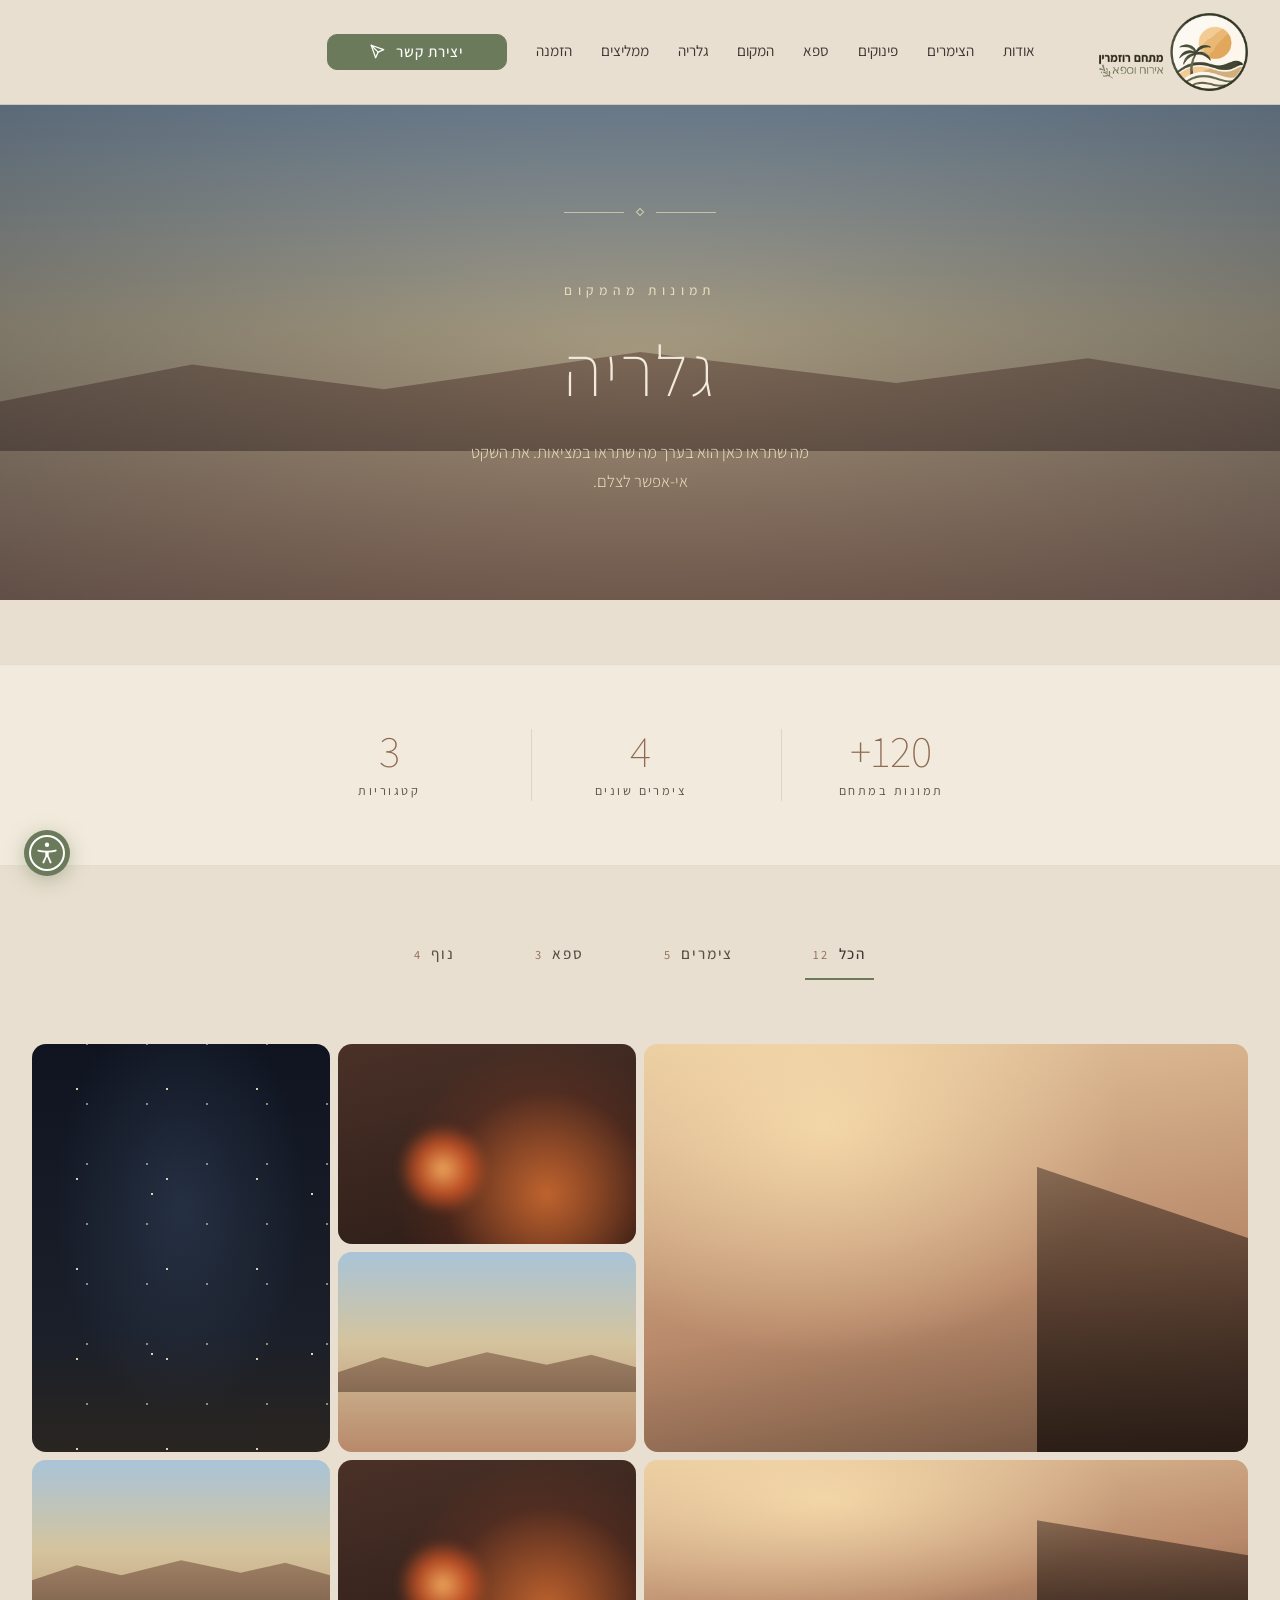
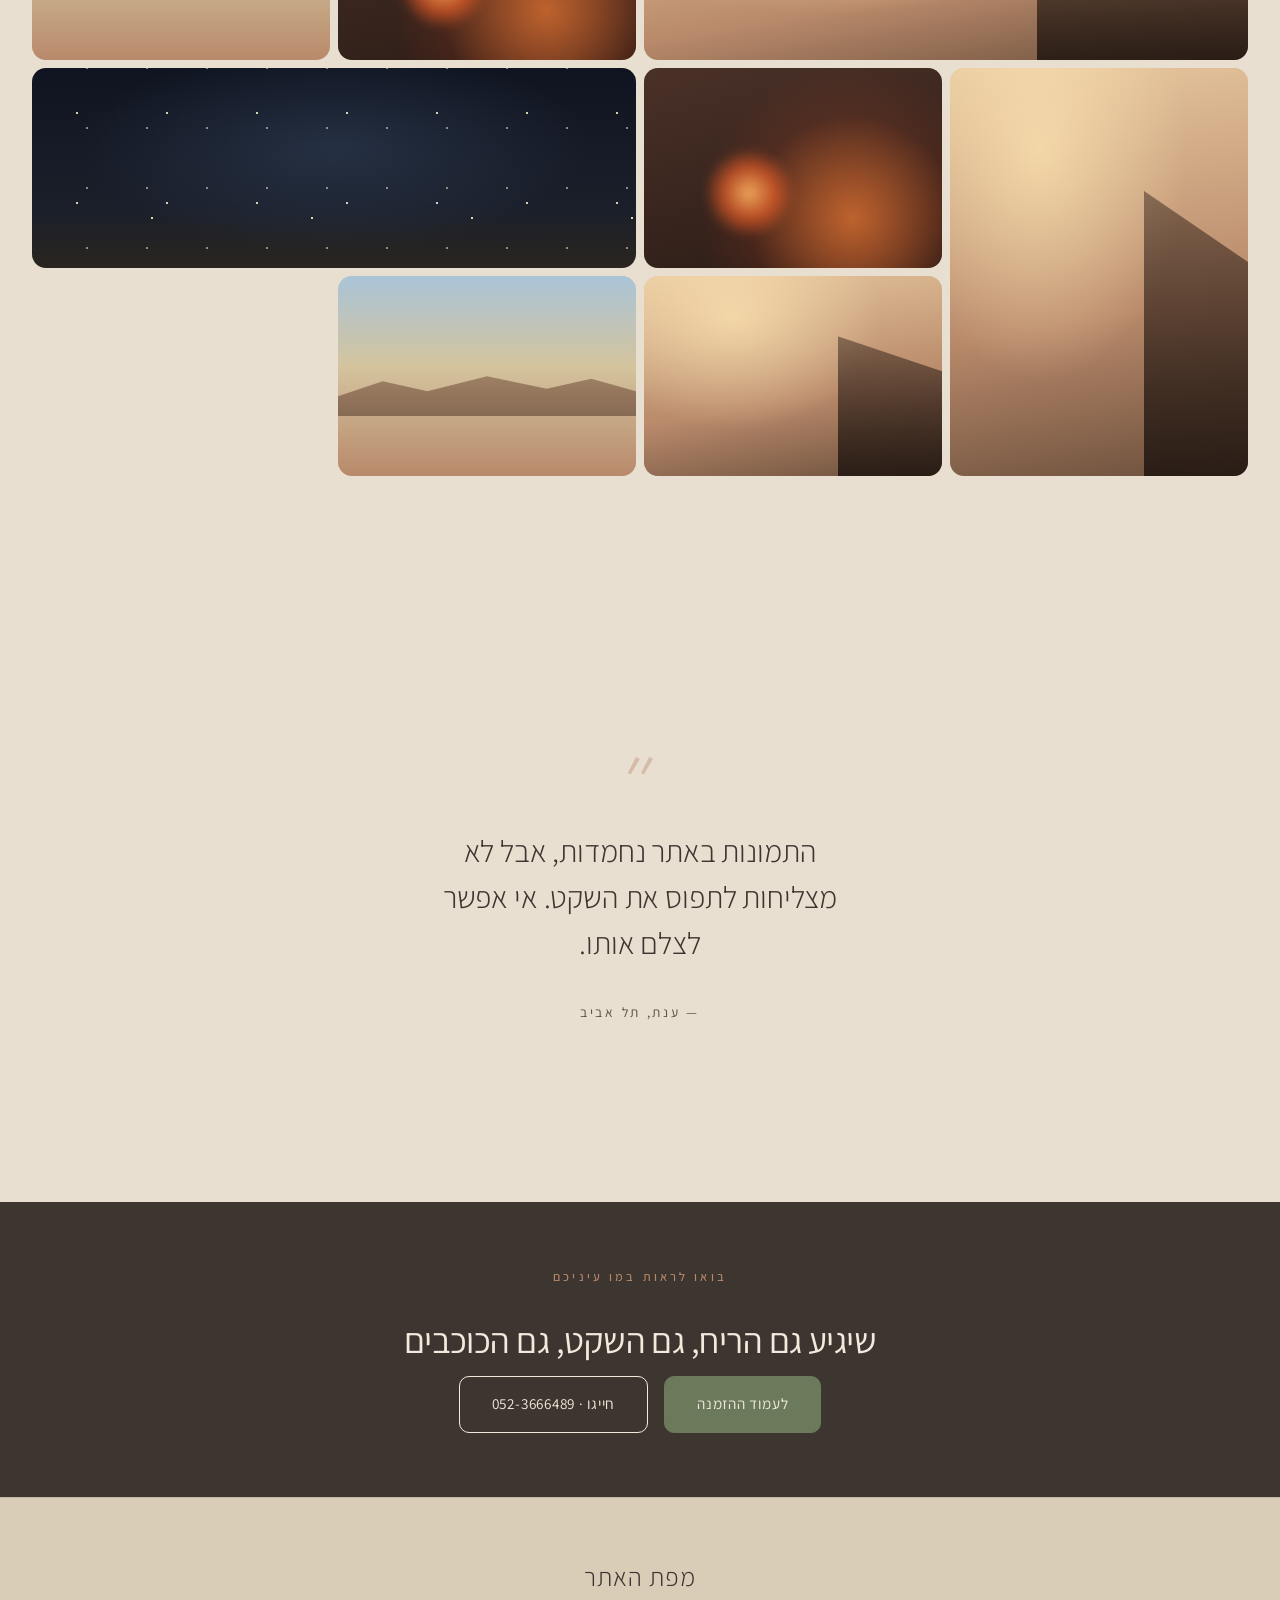
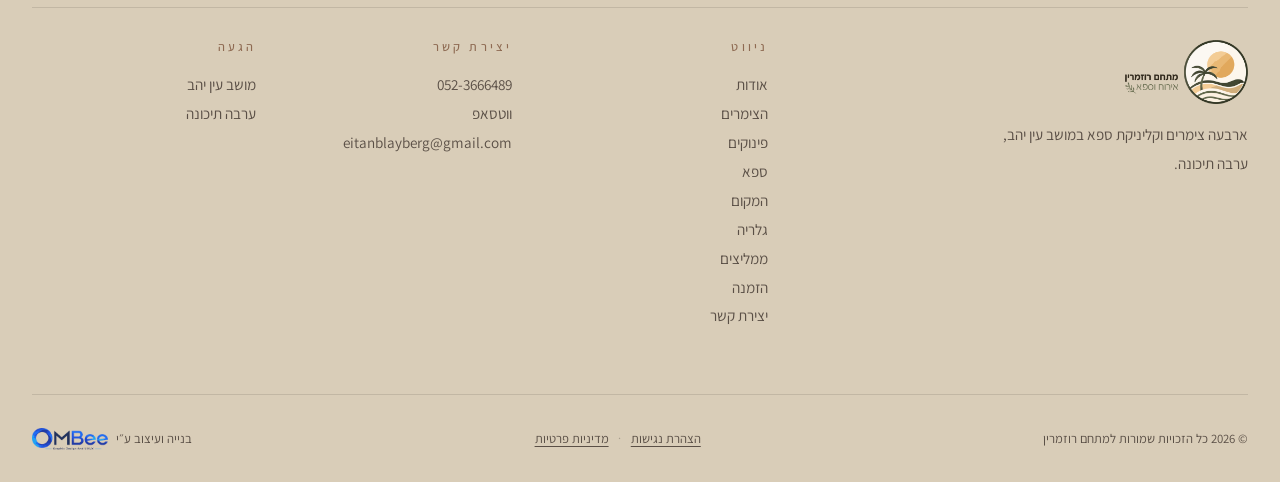
<file: galeria.html>
<!DOCTYPE html>
<html lang="he" dir="rtl">
<head>
  <meta charset="UTF-8" />
  <meta name="viewport" content="width=device-width, initial-scale=1.0" />
  <title>גלריה · רוזמרין</title>
  <meta name="description" content="גלריית תמונות של מתחם רוזמרין — צימרים, ספא, ונופי הערבה." />
  <link rel="icon" type="image/webp" href="images/icon.webp">
  <link rel="preconnect" href="https://fonts.googleapis.com">
  <link rel="preconnect" href="https://fonts.gstatic.com" crossorigin>
  <link href="https://fonts.googleapis.com/css2?family=Assistant:wght@200;300;400;500;600;700&display=swap" rel="stylesheet">
  <link rel="stylesheet" href="styles.css?v=15">

  <style>
    /* ===== Galeria — framed scenic hero ===== */
    .galeria-hero {
      position: relative;
      min-height: 420px;
      height: 55vh;
      max-height: 540px;
      overflow: hidden;
      display: flex;
      align-items: center;
      justify-content: center;
      margin-bottom: var(--space-l);
    }
    .galeria-hero .scene-noon { position: absolute; inset: 0; z-index: 0; }
    .galeria-hero .hero-overlay {
      position: absolute;
      inset: 0;
      background: radial-gradient(ellipse at center, rgba(26, 31, 42, 0.25) 0%, rgba(26, 31, 42, 0.55) 100%);
      z-index: 1;
    }
    .galeria-hero-content {
      position: relative;
      z-index: 2;
      padding: var(--space-l) clamp(2rem, 8vw, 4.5rem);
      max-width: 720px;
      width: calc(100% - 2 * var(--space-m));
      text-align: center;
    }
    .galeria-hero .ornament {
      display: flex;
      align-items: center;
      justify-content: center;
      gap: 0.8rem;
      margin: 0 auto var(--space-l);
    }
    .galeria-hero .ornament-line { width: 60px; height: 1px; background: rgba(244, 232, 200, 0.6); }
    .galeria-hero .ornament-dot {
      width: 6px; height: 6px;
      border: 1px solid rgba(244, 232, 200, 0.7);
      transform: rotate(45deg);
    }
    .galeria-hero .eyebrow {
      display: block;
      color: rgba(244, 232, 200, 0.85);
      margin-bottom: var(--space-m);
      font-size: 0.85rem;
      letter-spacing: 0.4em;
    }
    .galeria-hero h1 {
      font-size: clamp(2.6rem, 6vw, 4.5rem);
      font-weight: 200;
      color: var(--sand-light);
      letter-spacing: 0.03em;
      margin-bottom: var(--space-m);
      line-height: 1;
    }
    .galeria-hero p {
      color: rgba(244, 232, 200, 0.9);
      font-size: clamp(1rem, 1.3vw, 1.15rem);
      max-width: 44ch;
      margin: 0 auto;
      line-height: 1.7;
      font-weight: 300;
    }

    /* ===== Tabs ===== */
    .gallery-tabs {
      display: flex;
      gap: var(--space-l);
      justify-content: center;
      flex-wrap: wrap;
      padding: 0 var(--space-m) var(--space-l);
      max-width: var(--max-w);
      margin: 0 auto;
    }
    .gallery-tabs button {
      font-size: 0.95rem;
      letter-spacing: 0.12em;
      padding: 0.7rem 0.5rem;
      border-bottom: 2px solid transparent;
      color: var(--basalt-soft);
      transition: all 0.3s var(--ease);
      cursor: pointer;
      background: transparent;
      border-top: 0; border-left: 0; border-right: 0;
      font-weight: 500;
    }
    .gallery-tabs button.active,
    .gallery-tabs button:hover {
      color: var(--basalt);
      border-bottom-color: var(--rosemary);
    }
    .gallery-tabs button .count {
      color: var(--clay-dark);
      font-size: 0.78rem;
      margin-right: 0.3rem;
      font-weight: 400;
    }

    /* ===== Gallery grid (asymmetric) ===== */
    .gallery-grid {
      display: grid;
      grid-template-columns: repeat(4, 1fr);
      grid-auto-rows: 200px;
      gap: 8px;
      max-width: var(--max-w);
      margin: 0 auto;
      padding: 0 var(--space-m) var(--space-xl);
    }
    .gallery-item {
      position: relative;
      overflow: hidden;
      cursor: pointer;
      background: var(--sand-deep);
      border-radius: 14px;
      transition: transform 0.4s var(--ease);
    }
    .gallery-item:hover { transform: translateY(-3px); }

    /* Spans for varied layout */
    .gallery-item.tall  { grid-row: span 2; }
    .gallery-item.wide  { grid-column: span 2; }
    .gallery-item.large { grid-column: span 2; grid-row: span 2; }

    /* Scene fill takes the place of real photos for now */
    .gallery-item .scene {
      position: absolute;
      inset: 0;
      transition: transform 0.6s var(--ease), filter 0.4s var(--ease);
    }
    .gallery-item:hover .scene { transform: scale(1.06); filter: brightness(1.05); }

    /* Soft hover overlay with caption */
    .gallery-item .caption {
      position: absolute;
      inset: 0;
      background: linear-gradient(to top, rgba(26, 31, 42, 0.78) 0%, rgba(26, 31, 42, 0.1) 50%, transparent 100%);
      display: flex;
      flex-direction: column;
      justify-content: flex-end;
      padding: var(--space-m);
      opacity: 0;
      transition: opacity 0.3s var(--ease);
    }
    .gallery-item:hover .caption,
    .gallery-item:focus-within .caption { opacity: 1; }
    .gallery-item .caption-eyebrow {
      font-size: 0.7rem;
      letter-spacing: 0.25em;
      text-transform: uppercase;
      color: rgba(244, 232, 200, 0.75);
      margin-bottom: 0.3rem;
    }
    .gallery-item .caption-title {
      color: var(--sand-light);
      font-size: 1.1rem;
      font-weight: 500;
      letter-spacing: 0.02em;
    }

    /* Decorative element to suggest photo content */
    .gallery-item .photo-mark {
      position: absolute;
      top: var(--space-s);
      right: var(--space-s);
      width: 28px;
      height: 28px;
      border: 1px solid rgba(244, 232, 200, 0.45);
      border-radius: 50%;
      display: flex;
      align-items: center;
      justify-content: center;
      backdrop-filter: blur(4px);
      -webkit-backdrop-filter: blur(4px);
      background: rgba(26, 31, 42, 0.18);
      opacity: 0;
      transition: opacity 0.3s var(--ease);
    }
    .gallery-item:hover .photo-mark { opacity: 1; }
    .gallery-item .photo-mark svg { width: 14px; height: 14px; stroke: var(--sand-light); fill: none; stroke-width: 1.6; stroke-linecap: round; stroke-linejoin: round; }

    /* Stats strip */
    .gallery-stats {
      background: var(--sand-light);
      padding: var(--space-l) var(--space-m);
      border-top: 1px solid rgba(61, 53, 48, 0.08);
      border-bottom: 1px solid rgba(61, 53, 48, 0.08);
      margin-bottom: var(--space-l);
    }
    .gallery-stats-grid {
      display: grid;
      grid-template-columns: repeat(3, 1fr);
      max-width: 720px;
      margin: 0 auto;
      text-align: center;
      gap: var(--space-m);
    }
    .gallery-stats-item {
      padding: 0 var(--space-s);
    }
    .gallery-stats-item:not(:last-child) { border-left: 1px solid rgba(61, 53, 48, 0.12); }
    .gallery-stats-num {
      font-weight: 200;
      font-size: clamp(2rem, 3.5vw, 2.8rem);
      color: var(--clay-dark);
      line-height: 1;
      margin-bottom: 0.4rem;
    }
    .gallery-stats-label {
      font-size: 0.78rem;
      letter-spacing: 0.2em;
      text-transform: uppercase;
      color: var(--basalt-soft);
    }

    @media (max-width: 800px) {
      .gallery-grid { grid-template-columns: repeat(2, 1fr); grid-auto-rows: 160px; }
      .gallery-item.large { grid-column: span 2; grid-row: span 2; }
      .gallery-item.wide { grid-column: span 2; }
      .gallery-stats-grid { grid-template-columns: 1fr; gap: var(--space-l); }
      .gallery-stats-item:not(:last-child) { border-left: none; border-bottom: 1px solid rgba(61, 53, 48, 0.12); padding-bottom: var(--space-m); }
    }
  </style>
</head>
<body>

  <a href="#main" class="skip-link">דלג לתוכן הראשי</a>

  <header class="topbar">
    <div class="topbar-inner">
      <button class="nav-toggle" aria-expanded="false" aria-controls="primary-nav" aria-label="פתיחת תפריט">
        <span class="bar"></span>
        <span class="bar"></span>
        <span class="bar"></span>
      </button>
      <a href="index.html" class="logo">
        <img class="logo-mark" src="images/rosemary_desert_logo.webp" width="460" height="240" alt="מתחם רוזמרין · אירוח וספא">
      </a>
      <nav class="nav" id="primary-nav" aria-label="ניווט ראשי">
        <a href="about.html">אודות</a>
        <a href="zimmerim.html">הצימרים</a>
        <a href="pinukim.html">פינוקים</a>
        <a href="spa.html">ספא</a>
        <a href="hamakom.html">המקום</a>
        <a href="galeria.html" aria-current="page">גלריה</a>
        <a href="mamlitzim.html">ממליצים</a>
        <a href="hazmana.html">הזמנה</a>
        <a href="contact.html" class="cta-contact">
          <span>יצירת קשר</span>
          <svg viewBox="0 0 24 24" fill="none" stroke="currentColor" stroke-width="2" stroke-linecap="round" stroke-linejoin="round" aria-hidden="true"><line x1="2" y1="2" x2="13" y2="13"/><polygon points="2 2 9 22 13 13 22 9 2 2"/></svg>
        </a>
      </nav>
    </div>
  </header>

  <main id="main">

    <!-- ===== Hero ===== -->
    <section class="galeria-hero" aria-labelledby="page-heading">
      <div class="scene-noon" aria-hidden="true"></div>
      <div class="hero-overlay" aria-hidden="true"></div>
      <div class="galeria-hero-content">
        <div class="ornament" aria-hidden="true">
          <span class="ornament-line"></span>
          <span class="ornament-dot"></span>
          <span class="ornament-line"></span>
        </div>
        <span class="eyebrow">תמונות מהמקום</span>
        <h1 id="page-heading">גלריה</h1>
        <p>מה שתראו כאן הוא בערך מה שתראו במציאות. את השקט אי&#8209;אפשר לצלם.</p>
      </div>
    </section>

    <!-- ===== Stats ===== -->
    <section class="gallery-stats" aria-label="סטטיסטיקות גלריה">
      <div class="gallery-stats-grid">
        <div class="gallery-stats-item">
          <div class="gallery-stats-num">120+</div>
          <div class="gallery-stats-label">תמונות במתחם</div>
        </div>
        <div class="gallery-stats-item">
          <div class="gallery-stats-num">4</div>
          <div class="gallery-stats-label">צימרים שונים</div>
        </div>
        <div class="gallery-stats-item">
          <div class="gallery-stats-num">3</div>
          <div class="gallery-stats-label">קטגוריות</div>
        </div>
      </div>
    </section>

    <!-- ===== Tabs ===== -->
    <div class="gallery-tabs" role="group" aria-label="סינון לפי קטגוריה">
      <button class="active" type="button" aria-pressed="true">הכל <span class="count">12</span></button>
      <button type="button" aria-pressed="false">צימרים <span class="count">5</span></button>
      <button type="button" aria-pressed="false">ספא <span class="count">3</span></button>
      <button type="button" aria-pressed="false">נוף <span class="count">4</span></button>
    </div>

    <!-- ===== Gallery grid ===== -->
    <section class="gallery-grid" aria-label="תמונות מהמתחם">

      <article class="gallery-item large">
        <div class="scene scene-morning"></div>
        <div class="photo-mark" aria-hidden="true">
          <svg viewBox="0 0 24 24"><circle cx="12" cy="12" r="3"/><path d="M21 8V5h-3M3 8V5h3M21 16v3h-3M3 16v3h3"/></svg>
        </div>
        <div class="caption">
          <span class="caption-eyebrow">צימרים</span>
          <span class="caption-title">דק עץ עם נוף בוקר</span>
        </div>
      </article>

      <article class="gallery-item">
        <div class="scene scene-evening"></div>
        <div class="photo-mark" aria-hidden="true">
          <svg viewBox="0 0 24 24"><circle cx="12" cy="12" r="3"/><path d="M21 8V5h-3M3 8V5h3M21 16v3h-3M3 16v3h3"/></svg>
        </div>
        <div class="caption">
          <span class="caption-eyebrow">ספא</span>
          <span class="caption-title">קליניקת טיפולים</span>
        </div>
      </article>

      <article class="gallery-item tall">
        <div class="scene scene-night"></div>
        <div class="photo-mark" aria-hidden="true">
          <svg viewBox="0 0 24 24"><circle cx="12" cy="12" r="3"/><path d="M21 8V5h-3M3 8V5h3M21 16v3h-3M3 16v3h3"/></svg>
        </div>
        <div class="caption">
          <span class="caption-eyebrow">נוף</span>
          <span class="caption-title">שמיים זרועי כוכבים</span>
        </div>
      </article>

      <article class="gallery-item">
        <div class="scene scene-noon"></div>
        <div class="photo-mark" aria-hidden="true">
          <svg viewBox="0 0 24 24"><circle cx="12" cy="12" r="3"/><path d="M21 8V5h-3M3 8V5h3M21 16v3h-3M3 16v3h3"/></svg>
        </div>
        <div class="caption">
          <span class="caption-eyebrow">נוף</span>
          <span class="caption-title">ערבה בצהריים</span>
        </div>
      </article>

      <article class="gallery-item wide">
        <div class="scene scene-morning"></div>
        <div class="photo-mark" aria-hidden="true">
          <svg viewBox="0 0 24 24"><circle cx="12" cy="12" r="3"/><path d="M21 8V5h-3M3 8V5h3M21 16v3h-3M3 16v3h3"/></svg>
        </div>
        <div class="caption">
          <span class="caption-eyebrow">צימרים</span>
          <span class="caption-title">חדר שינה עם ג׳קוזי</span>
        </div>
      </article>

      <article class="gallery-item">
        <div class="scene scene-evening"></div>
        <div class="photo-mark" aria-hidden="true">
          <svg viewBox="0 0 24 24"><circle cx="12" cy="12" r="3"/><path d="M21 8V5h-3M3 8V5h3M21 16v3h-3M3 16v3h3"/></svg>
        </div>
        <div class="caption">
          <span class="caption-eyebrow">ספא</span>
          <span class="caption-title">אבני בזלת חמות</span>
        </div>
      </article>

      <article class="gallery-item">
        <div class="scene scene-noon"></div>
        <div class="photo-mark" aria-hidden="true">
          <svg viewBox="0 0 24 24"><circle cx="12" cy="12" r="3"/><path d="M21 8V5h-3M3 8V5h3M21 16v3h-3M3 16v3h3"/></svg>
        </div>
        <div class="caption">
          <span class="caption-eyebrow">נוף</span>
          <span class="caption-title">מסלול לבריכה</span>
        </div>
      </article>

      <article class="gallery-item tall">
        <div class="scene scene-morning"></div>
        <div class="photo-mark" aria-hidden="true">
          <svg viewBox="0 0 24 24"><circle cx="12" cy="12" r="3"/><path d="M21 8V5h-3M3 8V5h3M21 16v3h-3M3 16v3h3"/></svg>
        </div>
        <div class="caption">
          <span class="caption-eyebrow">צימרים</span>
          <span class="caption-title">גלריית שינה</span>
        </div>
      </article>

      <article class="gallery-item">
        <div class="scene scene-evening"></div>
        <div class="photo-mark" aria-hidden="true">
          <svg viewBox="0 0 24 24"><circle cx="12" cy="12" r="3"/><path d="M21 8V5h-3M3 8V5h3M21 16v3h-3M3 16v3h3"/></svg>
        </div>
        <div class="caption">
          <span class="caption-eyebrow">ספא</span>
          <span class="caption-title">שמן חם ונרות</span>
        </div>
      </article>

      <article class="gallery-item wide">
        <div class="scene scene-night"></div>
        <div class="photo-mark" aria-hidden="true">
          <svg viewBox="0 0 24 24"><circle cx="12" cy="12" r="3"/><path d="M21 8V5h-3M3 8V5h3M21 16v3h-3M3 16v3h3"/></svg>
        </div>
        <div class="caption">
          <span class="caption-eyebrow">נוף</span>
          <span class="caption-title">לילה בערבה</span>
        </div>
      </article>

      <article class="gallery-item">
        <div class="scene scene-morning"></div>
        <div class="photo-mark" aria-hidden="true">
          <svg viewBox="0 0 24 24"><circle cx="12" cy="12" r="3"/><path d="M21 8V5h-3M3 8V5h3M21 16v3h-3M3 16v3h3"/></svg>
        </div>
        <div class="caption">
          <span class="caption-eyebrow">צימרים</span>
          <span class="caption-title">מטבח מאובזר</span>
        </div>
      </article>

      <article class="gallery-item">
        <div class="scene scene-noon"></div>
        <div class="photo-mark" aria-hidden="true">
          <svg viewBox="0 0 24 24"><circle cx="12" cy="12" r="3"/><path d="M21 8V5h-3M3 8V5h3M21 16v3h-3M3 16v3h3"/></svg>
        </div>
        <div class="caption">
          <span class="caption-eyebrow">צימרים</span>
          <span class="caption-title">מדשאה ונדנדות</span>
        </div>
      </article>

    </section>

    <!-- ===== Testimonial ===== -->
    <section class="testimonial">
      <span class="quote-mark">״</span>
      <blockquote>
        התמונות באתר נחמדות, אבל לא מצליחות לתפוס את השקט. אי אפשר לצלם אותו.
      </blockquote>
      <cite>— ענת, תל אביב</cite>
    </section>

    <!-- ===== CTA ===== -->
    <section class="cta-strip">
      <p class="eyebrow" style="color: var(--clay);">בואו לראות במו עיניכם</p>
      <h2>שיגיע גם הריח, גם השקט, גם הכוכבים</h2>
      <div class="cta-buttons">
        <a href="hazmana.html" class="btn btn-primary">לעמוד ההזמנה</a>
        <a href="tel:0523666489" class="btn">חייגו · 052-3666489</a>
      </div>
    </section>

  </main>

  <footer>
    <h3 class="footer-map-title">מפת האתר</h3>
    <div class="footer-inner">
      <div class="footer-col footer-brand">
        <a href="index.html" class="logo">
          <img class="logo-mark" src="images/rosemary_desert_logo.webp" width="460" height="240" loading="lazy" decoding="async" alt="מתחם רוזמרין · אירוח וספא">
        </a>
        <p>ארבעה צימרים וקליניקת ספא במושב עין יהב, ערבה תיכונה.</p>
      </div>
      <div class="footer-col"><h4>ניווט</h4><p><a href="about.html">אודות</a><br><a href="zimmerim.html">הצימרים</a><br><a href="pinukim.html">פינוקים</a><br><a href="spa.html">ספא</a><br><a href="hamakom.html">המקום</a><br><a href="galeria.html">גלריה</a><br><a href="mamlitzim.html">ממליצים</a><br><a href="hazmana.html">הזמנה</a><br><a href="contact.html">יצירת קשר</a></p></div>
      <div class="footer-col"><h4>יצירת קשר</h4><p><a href="tel:0523666489">052-3666489</a><br><a href="https://wa.me/972523666489">ווטסאפ</a><br><a href="mailto:eitanblayberg@gmail.com">eitanblayberg@gmail.com</a></p></div>
      <div class="footer-col"><h4>הגעה</h4><p>מושב עין יהב<br>ערבה תיכונה</p></div>
    </div>
    <div class="footer-bottom"><span>&copy; 2026 כל הזכויות שמורות למתחם רוזמרין</span><span class="footer-legal-links"><a href="accessibility.html">הצהרת נגישות</a><span aria-hidden="true">·</span><a href="privacy.html">מדיניות פרטיות</a></span><span class="credit">בנייה ועיצוב ע״י <a href="https://ombee.co.il" target="_blank" rel="noopener noreferrer" aria-label="לאתר OMBee"><img src="images/ombee-logo.webp" width="229" height="66" loading="lazy" decoding="async" alt="OMBee"></a></span></div>
  </footer>

  <script src="script.js?v=9" defer></script>
  <script src="accessibility.js?v=1" defer></script>
</body>
</html>
</file>
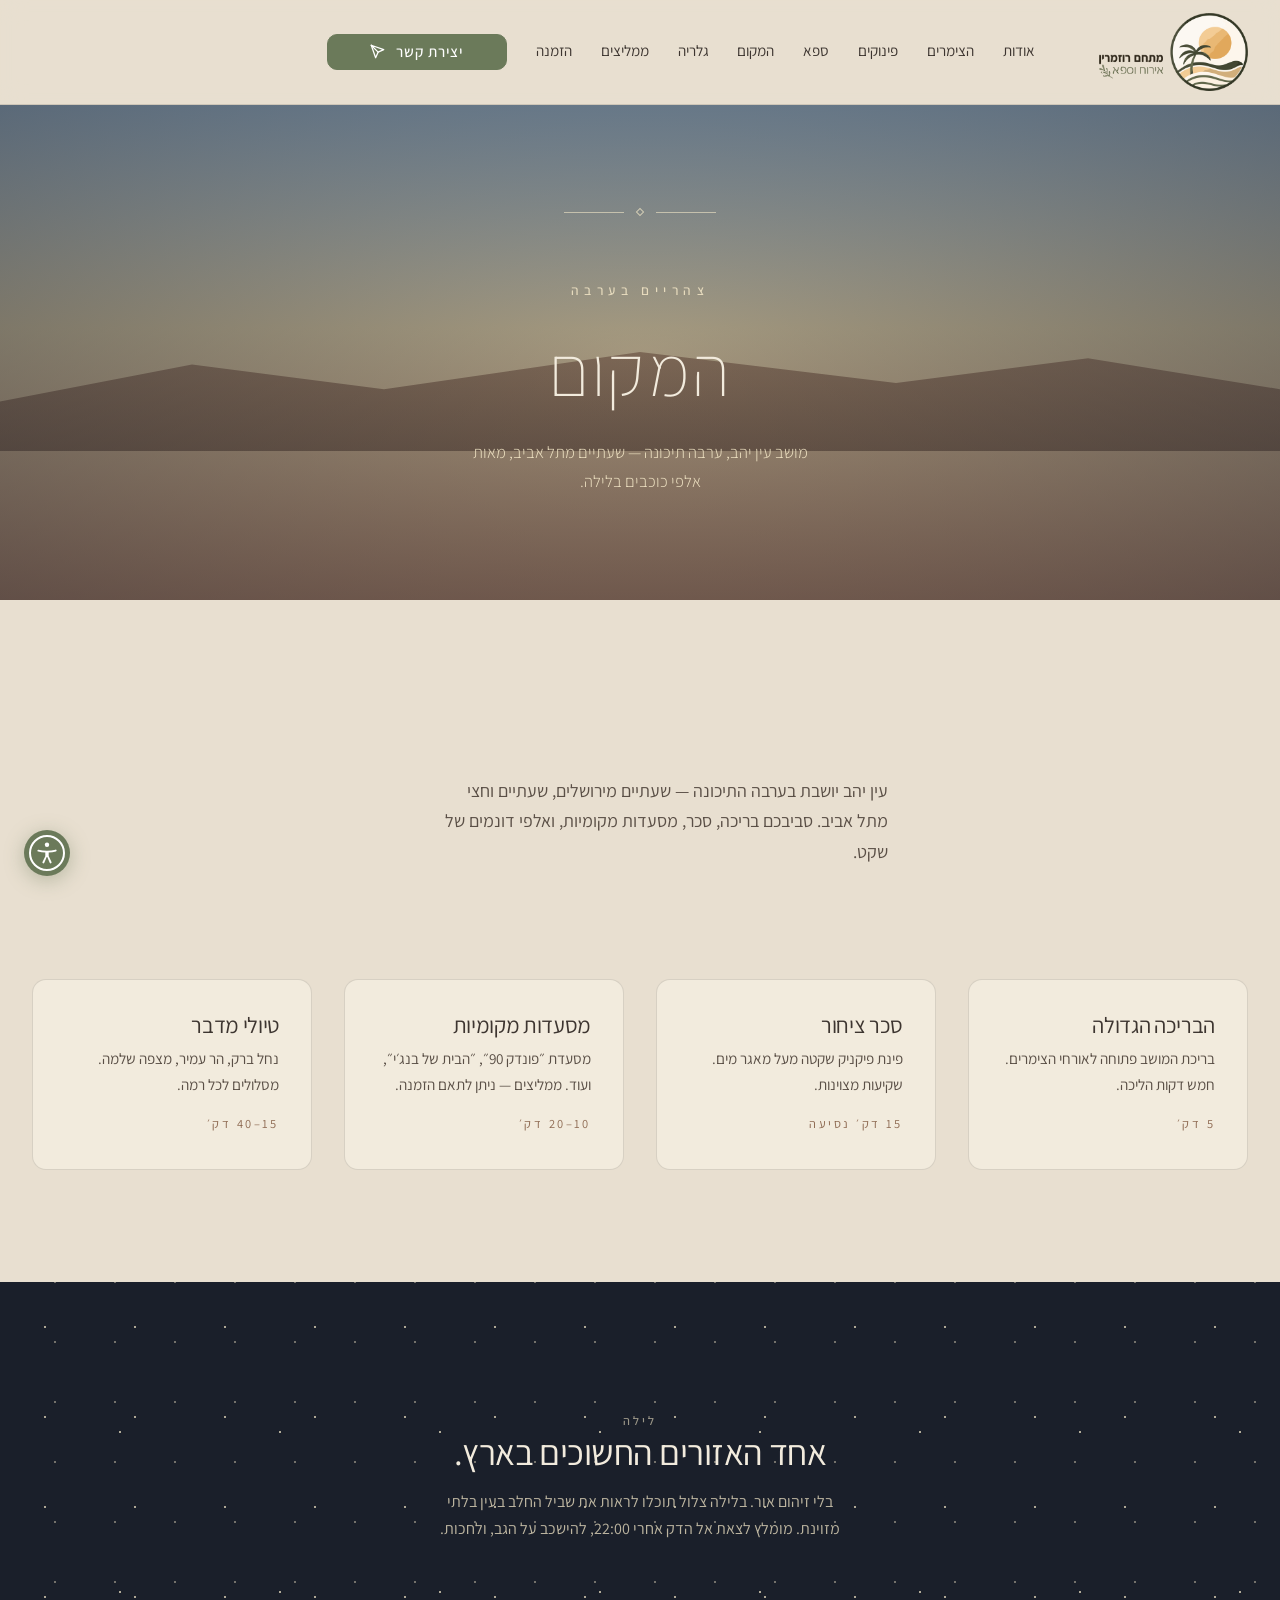
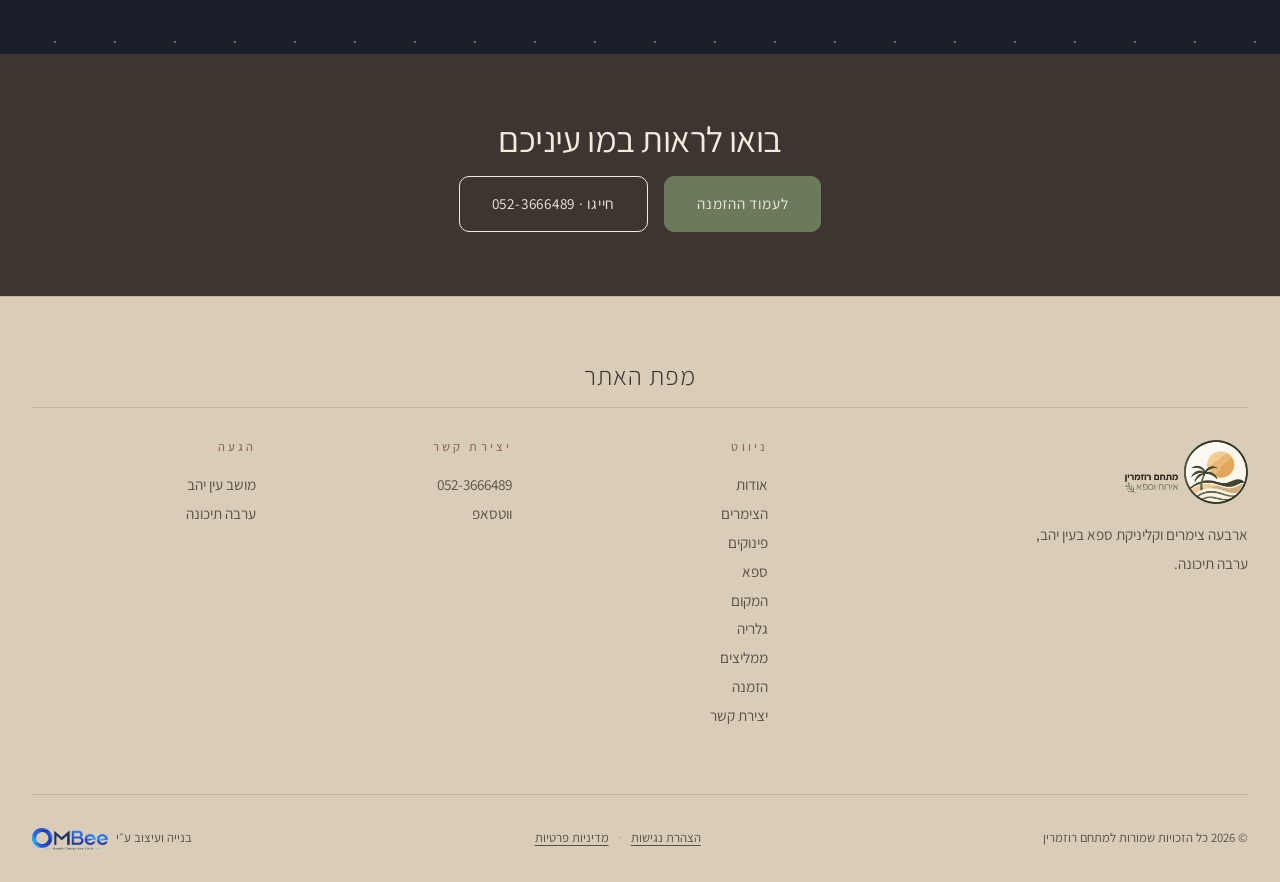
<file: hamakom.html>
<!DOCTYPE html>
<html lang="he" dir="rtl">
<head>
  <meta charset="UTF-8" />
  <meta name="viewport" content="width=device-width, initial-scale=1.0" />
  <title>המקום · רוזמרין</title>
  <link rel="icon" type="image/webp" href="images/icon.webp">
  <link rel="preconnect" href="https://fonts.googleapis.com">
  <link rel="preconnect" href="https://fonts.gstatic.com" crossorigin>
  <link href="https://fonts.googleapis.com/css2?family=Assistant:wght@200;300;400;500;600;700&display=swap" rel="stylesheet">
  <link rel="stylesheet" href="styles.css?v=15">
  <style>
    .place-grid {
      display: grid;
      grid-template-columns: repeat(auto-fit, minmax(260px, 1fr));
      gap: var(--space-m);
      max-width: var(--max-w);
      margin: 0 auto;
      padding: 0 var(--space-m);
    }
    .place-card {
      padding: var(--space-m);
      border: var(--rule);
      border-radius: 14px;
      background: var(--sand-light);
    }
    .place-card h3 { margin-bottom: 0.5rem; font-size: 1.4rem; }
    .place-card p { color: var(--basalt-soft); font-size: 0.95rem; }
    .place-card .distance {
      display: inline-block;
      margin-top: var(--space-s);
      font-size: 0.78rem;
      letter-spacing: 0.2em;
      text-transform: uppercase;
      color: var(--clay-dark);
    }
    .stargazing {
      background: var(--night);
      color: var(--sand-light);
      padding: var(--space-xl) var(--space-m);
      text-align: center;
      position: relative;
      overflow: hidden;
      margin-top: var(--space-xl);
    }
    .stargazing::before {
      content: '';
      position: absolute; inset: 0;
      background-image:
        radial-gradient(circle, var(--star) 0.7px, transparent 1px),
        radial-gradient(circle, var(--star) 1px, transparent 1.5px),
        radial-gradient(circle, var(--star) 0.5px, transparent 1px);
      background-size: 90px 90px, 160px 160px, 60px 60px;
      background-position: 0 0, 40px 70px, 25px 30px;
      opacity: 0.7;
      animation: twinkle 8s ease-in-out infinite;
    }
    @keyframes twinkle {
      0%, 100% { opacity: 0.5; }
      50%      { opacity: 0.9; }
    }
    .stargazing-content { position: relative; z-index: 2; max-width: 50ch; margin: 0 auto; }
    .stargazing h2 { color: var(--sand-light); }
    .stargazing p { color: rgba(244, 232, 200, 0.75); margin-top: var(--space-s); }
  </style>
</head>
<body>

  <header class="topbar">
    <div class="topbar-inner">
      <button class="nav-toggle" aria-expanded="false" aria-controls="primary-nav" aria-label="פתיחת תפריט">
        <span class="bar"></span>
        <span class="bar"></span>
        <span class="bar"></span>
      </button>
      <a href="index.html" class="logo">
        <img class="logo-mark" src="images/rosemary_desert_logo.webp" width="460" height="240" alt="מתחם רוזמרין · אירוח וספא">
      </a>
      <nav class="nav" id="primary-nav" aria-label="ניווט ראשי">
        <a href="about.html">אודות</a>
        <a href="zimmerim.html">הצימרים</a>
        <a href="pinukim.html">פינוקים</a>
        <a href="spa.html">ספא</a>
        <a href="hamakom.html" aria-current="page">המקום</a>
        <a href="galeria.html">גלריה</a>
        <a href="mamlitzim.html">ממליצים</a>
        <a href="hazmana.html">הזמנה</a>
        <a href="contact.html" class="cta-contact">
          <span>יצירת קשר</span>
          <svg viewBox="0 0 24 24" fill="none" stroke="currentColor" stroke-width="2" stroke-linecap="round" stroke-linejoin="round" aria-hidden="true"><line x1="2" y1="2" x2="13" y2="13"/><polygon points="2 2 9 22 13 13 22 9 2 2"/></svg>
        </a>
      </nav>
    </div>
  </header>

  <section class="framed-hero" aria-labelledby="page-heading">
    <div class="scene-noon" aria-hidden="true"></div>
    <div class="hero-overlay" aria-hidden="true"></div>
    <div class="framed-hero-content">
      <div class="ornament" aria-hidden="true">
        <span class="ornament-line"></span>
        <span class="ornament-dot"></span>
        <span class="ornament-line"></span>
      </div>
      <span class="eyebrow">צהריים בערבה</span>
      <h1 id="page-heading">המקום</h1>
      <p>מושב עין יהב, ערבה תיכונה — שעתיים מתל אביב, מאות אלפי כוכבים בלילה.</p>
    </div>
  </section>

  <section class="stub-body">
    <p class="lead">עין יהב יושבת בערבה התיכונה — שעתיים מירושלים, שעתיים וחצי מתל אביב. סביבכם בריכה, סכר, מסעדות מקומיות, ואלפי דונמים של שקט.</p>
  </section>

  <div class="place-grid">
    <div class="place-card">
      <h3>הבריכה הגדולה</h3>
      <p>בריכת המושב פתוחה לאורחי הצימרים. חמש דקות הליכה.</p>
      <span class="distance">5 דק׳</span>
    </div>
    <div class="place-card">
      <h3>סכר ציחור</h3>
      <p>פינת פיקניק שקטה מעל מאגר מים. שקיעות מצוינות.</p>
      <span class="distance">15 דק׳ נסיעה</span>
    </div>
    <div class="place-card">
      <h3>מסעדות מקומיות</h3>
      <p>מסעדת ״פונדק 90״, ״הבית של בנג׳י״, ועוד. ממליצים — ניתן לתאם הזמנה.</p>
      <span class="distance">10–20 דק׳</span>
    </div>
    <div class="place-card">
      <h3>טיולי מדבר</h3>
      <p>נחל ברק, הר עמיר, מצפה שלמה. מסלולים לכל רמה.</p>
      <span class="distance">15–40 דק׳</span>
    </div>
  </div>

  <section class="stargazing">
    <div class="stargazing-content">
      <p class="eyebrow" style="color: rgba(244,232,200,0.6);">לילה</p>
      <h2>אחד האזורים החשוכים בארץ.</h2>
      <p>בלי זיהום אור. בלילה צלול תוכלו לראות את שביל החלב בעין בלתי מזוינת. מומלץ לצאת אל הדק אחרי 22:00, להישכב על הגב, ולחכות.</p>
    </div>
  </section>

  <section class="cta-strip">
    <h2>בואו לראות במו עיניכם</h2>
    <div class="cta-buttons">
      <a href="hazmana.html" class="btn btn-primary">לעמוד ההזמנה</a>
      <a href="tel:0523666489" class="btn">חייגו · 052-3666489</a>
    </div>
  </section>

  <footer>
    <h3 class="footer-map-title">מפת האתר</h3>
    <div class="footer-inner">
      <div class="footer-col footer-brand">
        <a href="index.html" class="logo">
          <img class="logo-mark" src="images/rosemary_desert_logo.webp" width="460" height="240" loading="lazy" decoding="async" alt="מתחם רוזמרין · אירוח וספא">
                  </a>
        <p>ארבעה צימרים וקליניקת ספא בעין יהב, ערבה תיכונה.</p>
      </div>
      <div class="footer-col"><h4>ניווט</h4><p><a href="about.html">אודות</a><br><a href="zimmerim.html">הצימרים</a><br><a href="pinukim.html">פינוקים</a><br><a href="spa.html">ספא</a><br><a href="hamakom.html">המקום</a><br><a href="galeria.html">גלריה</a><br><a href="mamlitzim.html">ממליצים</a><br><a href="hazmana.html">הזמנה</a><br><a href="contact.html">יצירת קשר</a></p></div>
      <div class="footer-col"><h4>יצירת קשר</h4><p><a href="tel:0523666489">052-3666489</a><br><a href="https://wa.me/972523666489">ווטסאפ</a></p></div>
      <div class="footer-col"><h4>הגעה</h4><p>מושב עין יהב<br>ערבה תיכונה</p></div>
    </div>
    <div class="footer-bottom"><span>&copy; 2026 כל הזכויות שמורות למתחם רוזמרין</span><span class="footer-legal-links"><a href="accessibility.html">הצהרת נגישות</a><span aria-hidden="true">·</span><a href="privacy.html">מדיניות פרטיות</a></span><span class="credit">בנייה ועיצוב ע״י <a href="https://ombee.co.il" target="_blank" rel="noopener noreferrer" aria-label="לאתר OMBee"><img src="images/ombee-logo.webp" width="229" height="66" loading="lazy" decoding="async" alt="OMBee"></a></span></div>
  </footer>

  <script src="script.js?v=9" defer></script>
  <script src="accessibility.js?v=1" defer></script>
</body>
</html>
</file>
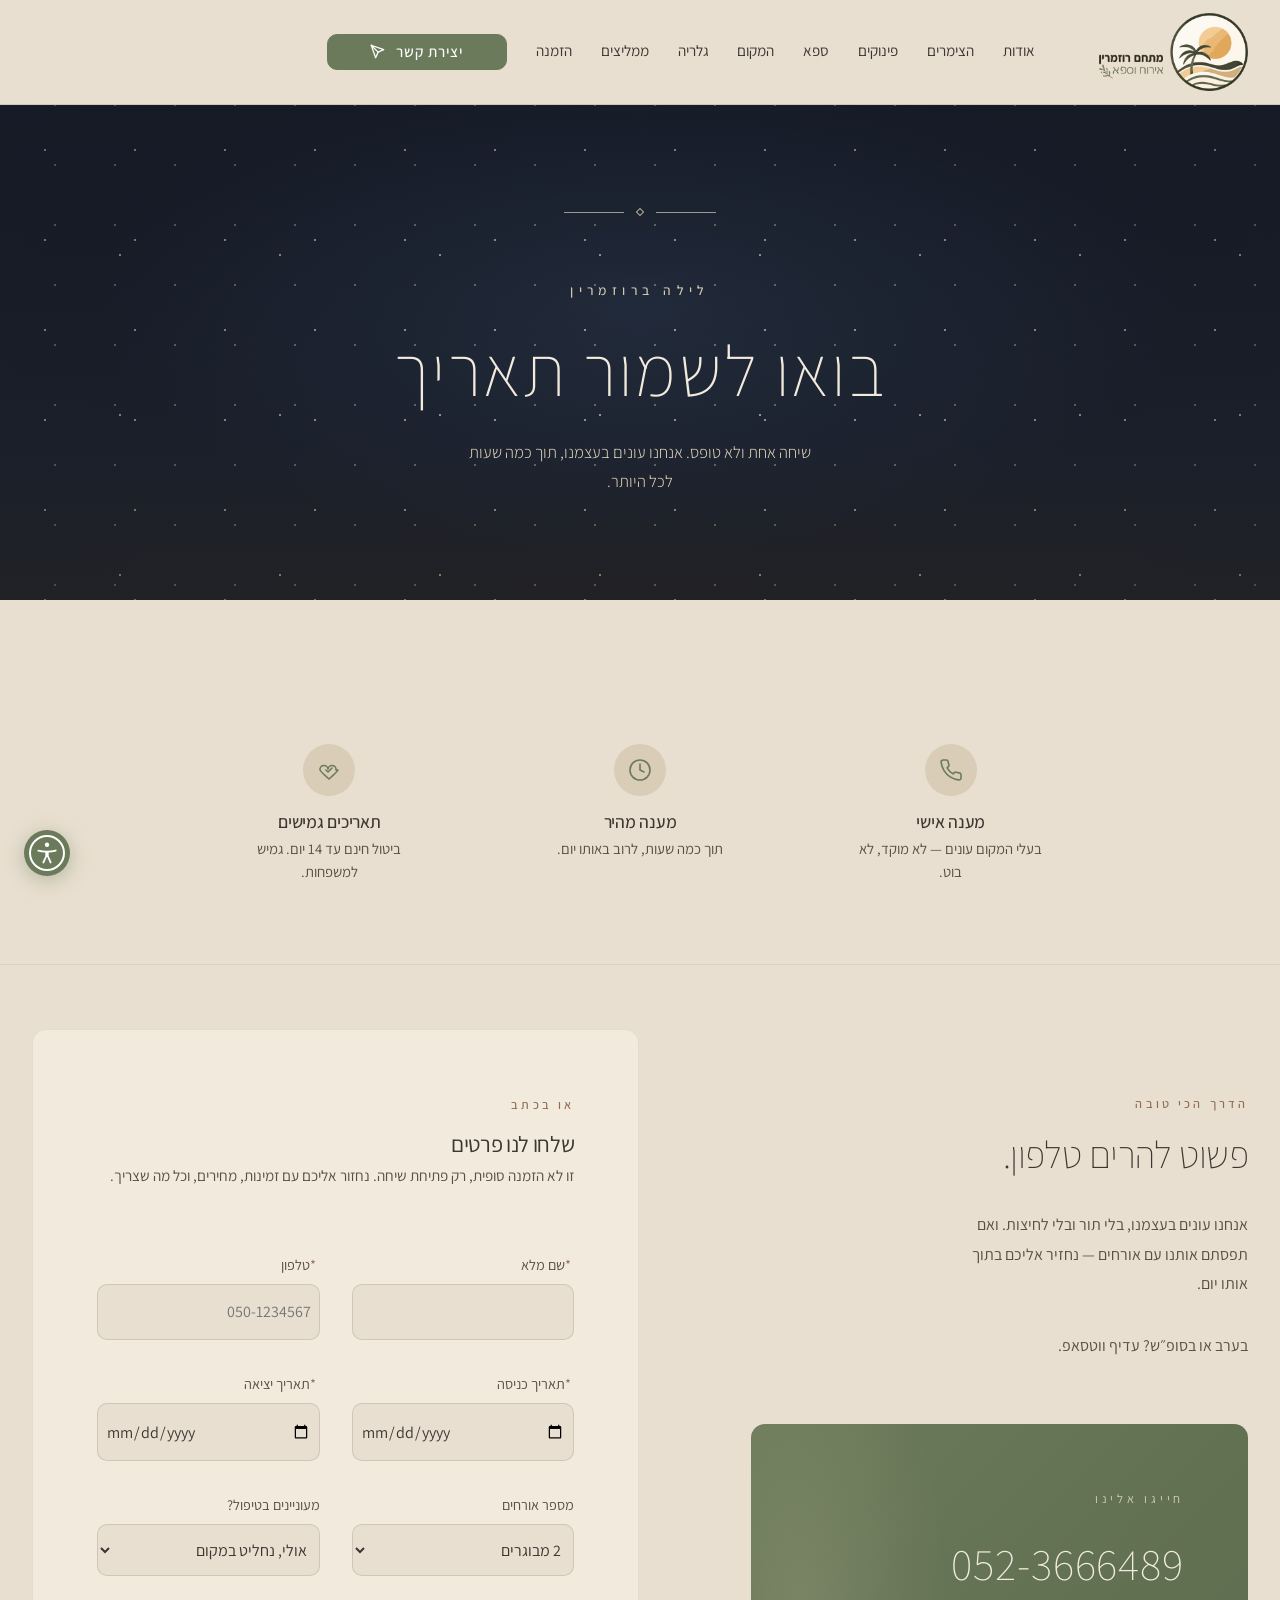
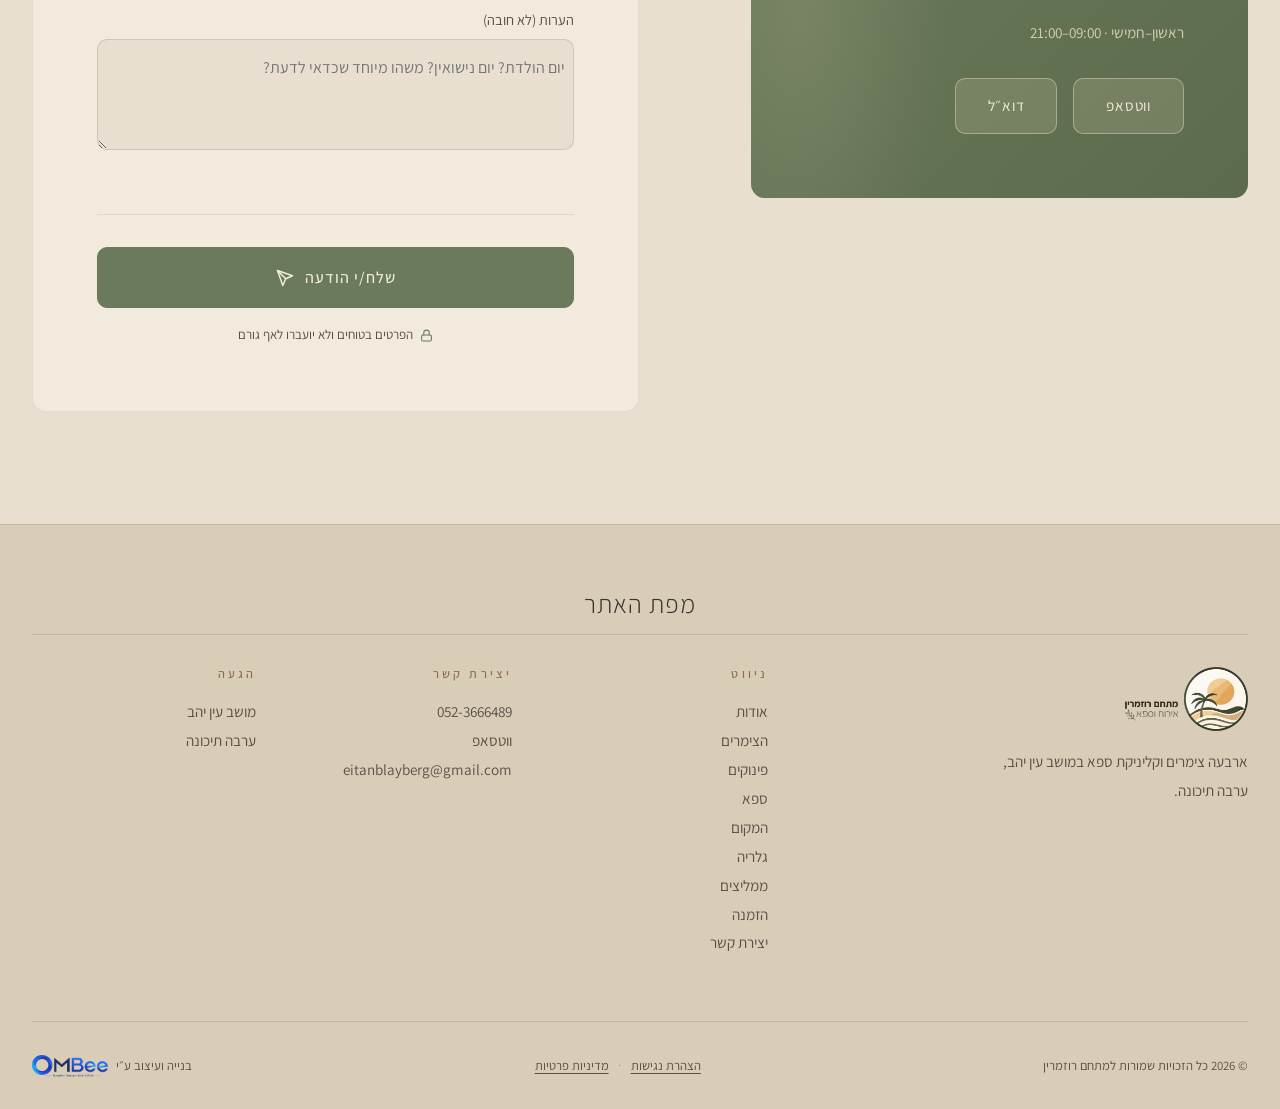
<file: hazmana.html>
<!DOCTYPE html>
<html lang="he" dir="rtl">
<head>
  <meta charset="UTF-8" />
  <meta name="viewport" content="width=device-width, initial-scale=1.0" />
  <title>הזמנה · רוזמרין</title>
  <meta name="description" content="הזמנת צימר במתחם רוזמרין בעין יהב. שיחה אחת ולא טופס — אנחנו עונים בעצמנו." />
  <link rel="icon" type="image/webp" href="images/icon.webp">
  <link rel="preconnect" href="https://fonts.googleapis.com">
  <link rel="preconnect" href="https://fonts.gstatic.com" crossorigin>
  <link href="https://fonts.googleapis.com/css2?family=Assistant:wght@200;300;400;500;600;700&display=swap" rel="stylesheet">
  <link rel="stylesheet" href="styles.css?v=15">

  <style>
    /* ===== Hazmana hero — framed scenic ===== */
    .hazmana-hero {
      position: relative;
      min-height: 420px;
      height: 55vh;
      max-height: 540px;
      overflow: hidden;
      display: flex;
      align-items: center;
      justify-content: center;
      margin-bottom: var(--space-l);
    }
    .hazmana-hero .scene-night { position: absolute; inset: 0; z-index: 0; }
    .hazmana-hero .hero-overlay {
      position: absolute;
      inset: 0;
      background: radial-gradient(ellipse at center, rgba(26, 31, 42, 0.3) 0%, rgba(26, 31, 42, 0.6) 100%);
      z-index: 1;
    }
    .hazmana-hero-content {
      position: relative;
      z-index: 2;
      padding: var(--space-l) clamp(2rem, 8vw, 4.5rem);
      max-width: 720px;
      width: calc(100% - 2 * var(--space-m));
      text-align: center;
    }
    .hazmana-hero .ornament {
      display: flex;
      align-items: center;
      justify-content: center;
      gap: 0.8rem;
      margin: 0 auto var(--space-l);
    }
    .hazmana-hero .ornament-line { width: 60px; height: 1px; background: rgba(244, 232, 200, 0.6); }
    .hazmana-hero .ornament-dot {
      width: 6px; height: 6px;
      border: 1px solid rgba(244, 232, 200, 0.7);
      transform: rotate(45deg);
    }
    .hazmana-hero .eyebrow {
      display: block;
      color: rgba(244, 232, 200, 0.85);
      margin-bottom: var(--space-m);
      font-size: 0.85rem;
      letter-spacing: 0.4em;
    }
    .hazmana-hero h1 {
      font-size: clamp(2.6rem, 6vw, 4.5rem);
      font-weight: 200;
      color: var(--sand-light);
      letter-spacing: 0.03em;
      margin-bottom: var(--space-m);
      line-height: 1;
    }
    .hazmana-hero p {
      color: rgba(244, 232, 200, 0.9);
      font-size: clamp(1rem, 1.3vw, 1.15rem);
      max-width: 44ch;
      margin: 0 auto;
      line-height: 1.7;
      font-weight: 300;
    }

    /* ===== Trust strip — three reasons ===== */
    .trust-strip {
      max-width: var(--max-w);
      margin: 0 auto var(--space-l);
      padding: var(--space-l) var(--space-m);
      border-bottom: 1px solid rgba(61, 53, 48, 0.08);
    }
    .trust-grid {
      display: grid;
      grid-template-columns: repeat(3, 1fr);
      gap: var(--space-m);
      max-width: 900px;
      margin: 0 auto;
    }
    .trust-item {
      text-align: center;
      padding: var(--space-s);
    }
    .trust-icon {
      width: 52px; height: 52px;
      border-radius: 50%;
      background: var(--sand-deep);
      display: flex;
      align-items: center;
      justify-content: center;
      margin: 0 auto var(--space-s);
    }
    .trust-icon svg {
      width: 24px; height: 24px;
      stroke: var(--rosemary);
      fill: none;
      stroke-width: 1.6;
      stroke-linecap: round;
      stroke-linejoin: round;
    }
    .trust-item h3 {
      font-size: 1.1rem;
      font-weight: 500;
      margin-bottom: 0.3rem;
      color: var(--basalt);
    }
    .trust-item p {
      font-size: 0.92rem;
      color: var(--basalt-soft);
      line-height: 1.6;
      max-width: 28ch;
      margin: 0 auto;
    }

    /* ===== Booking layout ===== */
    .booking-wrap {
      max-width: var(--max-w);
      margin: 0 auto;
      padding: 0 var(--space-m) var(--space-xl);
      display: grid;
      grid-template-columns: 0.9fr 1.1fr;
      gap: var(--space-xl);
      align-items: start;
    }

    /* RIGHT — phone CTA card */
    .phone-side {
      padding: var(--space-l) 0;
    }
    .phone-side .eyebrow { display: block; margin-bottom: var(--space-s); }
    .phone-side h2 {
      font-size: clamp(1.8rem, 3vw, 2.4rem);
      font-weight: 200;
      line-height: 1.25;
      margin-bottom: var(--space-m);
    }
    .phone-side p {
      color: var(--basalt-soft);
      line-height: 1.85;
      max-width: 36ch;
      margin-bottom: var(--space-m);
    }
    .phone-card {
      background: linear-gradient(135deg, var(--rosemary) 0%, #5C6B4D 100%);
      color: var(--sand-light);
      padding: var(--space-l);
      margin-top: var(--space-l);
      border-radius: 14px;
      position: relative;
      overflow: hidden;
    }
    .phone-card::before {
      content: '';
      position: absolute;
      top: -40%; left: -20%;
      width: 60%; height: 180%;
      background: radial-gradient(ellipse, rgba(244, 232, 200, 0.12), transparent 70%);
      pointer-events: none;
    }
    .phone-card .phone-eyebrow {
      font-size: 0.78rem;
      letter-spacing: 0.3em;
      text-transform: uppercase;
      color: rgba(244, 232, 200, 0.75);
      display: block;
      margin-bottom: var(--space-s);
    }
    .phone-card a.phone-num {
      display: block;
      font-size: clamp(2rem, 4vw, 2.8rem);
      font-weight: 200;
      color: var(--sand-light);
      letter-spacing: 0.02em;
      margin-bottom: var(--space-s);
      transition: opacity 0.2s;
      position: relative;
      z-index: 1;
    }
    .phone-card a.phone-num:hover { opacity: 0.85; }
    .phone-card .phone-meta {
      font-size: 0.95rem;
      color: rgba(244, 232, 200, 0.8);
      position: relative;
      z-index: 1;
      margin-bottom: var(--space-m);
    }
    .phone-buttons {
      display: flex;
      gap: var(--space-s);
      flex-wrap: wrap;
      position: relative;
      z-index: 1;
    }
    .phone-buttons .btn {
      background: rgba(244, 232, 200, 0.15);
      border-color: rgba(244, 232, 200, 0.4);
      color: var(--sand-light);
    }
    .phone-buttons .btn:hover {
      background: var(--sand-light);
      color: var(--rosemary);
      border-color: var(--sand-light);
    }

    /* LEFT — booking form card */
    .form-card {
      background: var(--sand-light);
      border: 1px solid rgba(61, 53, 48, 0.08);
      border-radius: 14px;
      padding: var(--space-l);
    }
    .form-card .eyebrow { display: block; margin-bottom: var(--space-s); }
    .form-card h3 {
      font-size: 1.4rem;
      font-weight: 400;
      margin-bottom: 0.4rem;
    }
    .form-card > p.lead-line {
      color: var(--basalt-soft);
      margin-bottom: var(--space-l);
      font-size: 0.95rem;
      line-height: 1.7;
    }

    .form-stack { display: flex; flex-direction: column; gap: var(--space-m); }
    .field-row {
      display: grid;
      grid-template-columns: 1fr 1fr;
      gap: var(--space-m);
    }
    .field-block {
      display: flex;
      flex-direction: column;
      gap: 0.4rem;
    }
    .field-block label {
      font-size: 0.9rem;
      color: var(--basalt-soft);
      font-weight: 400;
    }
    .field-block label .required {
      color: var(--clay-dark);
      margin-right: 0.2rem;
    }
    .field-block input,
    .field-block textarea,
    .field-block select {
      padding: 0.85rem 0.5rem;
      background: var(--sand);
      border: 1px solid rgba(61, 53, 48, 0.15);
      border-radius: 10px;
      font: inherit;
      color: var(--basalt);
      direction: rtl;
      transition: border-color 0.2s, background 0.2s, box-shadow 0.2s;
      width: 100%;
    }
    .field-block textarea { resize: vertical; min-height: 100px; }
    .field-block input:focus,
    .field-block textarea:focus,
    .field-block select:focus {
      outline: none;
      border-color: var(--rosemary);
      background: #FFFAF0;
      box-shadow: 0 0 0 3px rgba(107, 122, 90, 0.12);
    }

    .form-submit {
      margin-top: var(--space-m);
      padding-top: var(--space-m);
      border-top: 1px solid rgba(61, 53, 48, 0.1);
      display: flex;
      flex-direction: column;
      align-items: stretch;
      gap: var(--space-s);
    }
    .form-submit button {
      width: 100%;
      min-height: 56px;
      padding: 1rem 2rem;
      font-size: 1rem;
      letter-spacing: 0.06em;
      font-weight: 500;
      justify-content: center;
      gap: 0.7rem;
    }
    .form-submit button svg {
      width: 18px; height: 18px;
      transition: transform 0.3s var(--ease);
    }
    .form-submit button:hover svg { transform: translateX(-3px); }
    .form-meta {
      text-align: center;
      font-size: 0.82rem;
      color: var(--basalt-soft);
      display: inline-flex;
      align-items: center;
      justify-content: center;
      gap: 0.4rem;
    }
    .form-meta svg {
      width: 13px; height: 13px;
      stroke: var(--rosemary);
      fill: none;
      stroke-width: 2;
      stroke-linecap: round;
      stroke-linejoin: round;
      flex-shrink: 0;
    }

    @media (max-width: 900px) {
      .booking-wrap { grid-template-columns: 1fr; gap: var(--space-l); }
      .phone-side p { max-width: none; }
    }
    @media (max-width: 700px) {
      .trust-grid { grid-template-columns: 1fr; gap: var(--space-l); }
      .field-row { grid-template-columns: 1fr; }
      .form-card { padding: var(--space-m); }
    }
  </style>
</head>
<body>

  <a href="#main" class="skip-link">דלג לתוכן הראשי</a>

  <header class="topbar">
    <div class="topbar-inner">
      <button class="nav-toggle" aria-expanded="false" aria-controls="primary-nav" aria-label="פתיחת תפריט">
        <span class="bar"></span>
        <span class="bar"></span>
        <span class="bar"></span>
      </button>
      <a href="index.html" class="logo">
        <img class="logo-mark" src="images/rosemary_desert_logo.webp" width="460" height="240" alt="מתחם רוזמרין · אירוח וספא">
      </a>
      <nav class="nav" id="primary-nav" aria-label="ניווט ראשי">
        <a href="about.html">אודות</a>
        <a href="zimmerim.html">הצימרים</a>
        <a href="pinukim.html">פינוקים</a>
        <a href="spa.html">ספא</a>
        <a href="hamakom.html">המקום</a>
        <a href="galeria.html">גלריה</a>
        <a href="mamlitzim.html">ממליצים</a>
        <a href="hazmana.html" aria-current="page">הזמנה</a>
        <a href="contact.html" class="cta-contact">
          <span>יצירת קשר</span>
          <svg viewBox="0 0 24 24" fill="none" stroke="currentColor" stroke-width="2" stroke-linecap="round" stroke-linejoin="round" aria-hidden="true"><line x1="2" y1="2" x2="13" y2="13"/><polygon points="2 2 9 22 13 13 22 9 2 2"/></svg>
        </a>
      </nav>
    </div>
  </header>

  <main id="main">

    <!-- ===== Hero ===== -->
    <section class="hazmana-hero" aria-labelledby="page-heading">
      <div class="scene-night" aria-hidden="true"></div>
      <div class="hero-overlay" aria-hidden="true"></div>
      <div class="hazmana-hero-content">
        <div class="ornament" aria-hidden="true">
          <span class="ornament-line"></span>
          <span class="ornament-dot"></span>
          <span class="ornament-line"></span>
        </div>
        <span class="eyebrow">לילה ברוזמרין</span>
        <h1 id="page-heading">בואו לשמור תאריך</h1>
        <p>שיחה אחת ולא טופס. אנחנו עונים בעצמנו, תוך כמה שעות לכל היותר.</p>
      </div>
    </section>

    <!-- ===== Trust strip ===== -->
    <section class="trust-strip" aria-label="למה אצלנו">
      <div class="trust-grid">
        <div class="trust-item">
          <div class="trust-icon" aria-hidden="true">
            <svg viewBox="0 0 24 24"><path d="M22 16.92v3a2 2 0 0 1-2.18 2 19.79 19.79 0 0 1-8.63-3.07 19.5 19.5 0 0 1-6-6 19.79 19.79 0 0 1-3.07-8.67A2 2 0 0 1 4.11 2h3a2 2 0 0 1 2 1.72 12.84 12.84 0 0 0 .7 2.81 2 2 0 0 1-.45 2.11L8.09 9.91a16 16 0 0 0 6 6l1.27-1.27a2 2 0 0 1 2.11-.45 12.84 12.84 0 0 0 2.81.7A2 2 0 0 1 22 16.92z"/></svg>
          </div>
          <h3>מענה אישי</h3>
          <p>בעלי המקום עונים — לא מוקד, לא בוט.</p>
        </div>
        <div class="trust-item">
          <div class="trust-icon" aria-hidden="true">
            <svg viewBox="0 0 24 24"><circle cx="12" cy="12" r="10"/><polyline points="12 6 12 12 16 14"/></svg>
          </div>
          <h3>מענה מהיר</h3>
          <p>תוך כמה שעות, לרוב באותו יום.</p>
        </div>
        <div class="trust-item">
          <div class="trust-icon" aria-hidden="true">
            <svg viewBox="0 0 24 24"><path d="M9 12l2 2 4-4"/><path d="M21 12c0 1-9 9-9 9s-9-8-9-9a4 4 0 0 1 8-1 4 4 0 0 1 8 1z"/></svg>
          </div>
          <h3>תאריכים גמישים</h3>
          <p>ביטול חינם עד 14 יום. גמיש למשפחות.</p>
        </div>
      </div>
    </section>

    <!-- ===== Booking — phone + form side by side ===== -->
    <section class="booking-wrap" aria-labelledby="booking-heading">
      <h2 id="booking-heading" class="sr-only">הזמנת צימר</h2>

      <!-- Right: Phone CTA -->
      <div class="phone-side">
        <span class="eyebrow">הדרך הכי טובה</span>
        <h2>פשוט להרים טלפון.</h2>
        <p>אנחנו עונים בעצמנו, בלי תור ובלי לחיצות. ואם תפסתם אותנו עם אורחים — נחזיר אליכם בתוך אותו יום.</p>
        <p>בערב או בסופ״ש? עדיף ווטסאפ.</p>

        <div class="phone-card">
          <span class="phone-eyebrow">חייגו אלינו</span>
          <a href="tel:0523666489" class="phone-num">052-3666489</a>
          <p class="phone-meta">ראשון–חמישי · 09:00–21:00</p>
          <div class="phone-buttons">
            <a href="https://wa.me/972523666489" class="btn" target="_blank" rel="noopener noreferrer">ווטסאפ</a>
            <a href="mailto:eitanblayberg@gmail.com" class="btn">דוא״ל</a>
          </div>
        </div>
      </div>

      <!-- Left: Form -->
      <div class="form-card">
        <span class="eyebrow">או בכתב</span>
        <h3>שלחו לנו פרטים</h3>
        <p class="lead-line">זו לא הזמנה סופית, רק פתיחת שיחה. נחזור אליכם עם זמינות, מחירים, וכל מה שצריך.</p>

        <form class="form-stack" onsubmit="event.preventDefault(); document.getElementById('form-success').hidden = false; this.hidden = true;" novalidate>

          <div class="field-row">
            <div class="field-block">
              <label for="name"><span class="required">*</span>שם מלא</label>
              <input type="text" id="name" name="name" required aria-required="true" autocomplete="name">
            </div>
            <div class="field-block">
              <label for="phone"><span class="required">*</span>טלפון</label>
              <input type="tel" id="phone" name="phone" required aria-required="true" autocomplete="tel" inputmode="tel" placeholder="050-1234567">
            </div>
          </div>

          <div class="field-row">
            <div class="field-block">
              <label for="checkin"><span class="required">*</span>תאריך כניסה</label>
              <input type="date" id="checkin" name="checkin" required aria-required="true">
            </div>
            <div class="field-block">
              <label for="checkout"><span class="required">*</span>תאריך יציאה</label>
              <input type="date" id="checkout" name="checkout" required aria-required="true">
            </div>
          </div>

          <div class="field-row">
            <div class="field-block">
              <label for="guests">מספר אורחים</label>
              <select id="guests" name="guests">
                <option>2 מבוגרים</option>
                <option>2 מבוגרים + 1 ילד</option>
                <option>2 מבוגרים + 2 ילדים</option>
                <option>אחר — נכתוב בהערות</option>
              </select>
            </div>
            <div class="field-block">
              <label for="treatment">מעוניינים בטיפול?</label>
              <select id="treatment" name="treatment">
                <option>אולי, נחליט במקום</option>
                <option>כן, בהחלט</option>
                <option>לא הפעם</option>
              </select>
            </div>
          </div>

          <div class="field-block">
            <label for="notes">הערות (לא חובה)</label>
            <textarea id="notes" name="notes" rows="3" placeholder="יום הולדת? יום נישואין? משהו מיוחד שכדאי לדעת?"></textarea>
          </div>

          <div class="form-submit">
            <button type="submit" class="btn btn-primary">
              <span>שלח/י הודעה</span>
              <svg viewBox="0 0 24 24" fill="none" stroke="currentColor" stroke-width="2" stroke-linecap="round" stroke-linejoin="round" aria-hidden="true"><line x1="2" y1="2" x2="13" y2="13"/><polygon points="2 2 9 22 13 13 22 9 2 2"/></svg>
            </button>
            <p class="form-meta">
              <svg viewBox="0 0 24 24" aria-hidden="true"><rect x="3" y="11" width="18" height="11" rx="2" ry="2"/><path d="M7 11V7a5 5 0 0 1 10 0v4"/></svg>
              <span>הפרטים בטוחים ולא יועברו לאף גורם</span>
            </p>
          </div>
        </form>

        <div id="form-success" hidden role="status" aria-live="polite" style="text-align: center; padding: var(--space-l) var(--space-s);">
          <h3 style="color: var(--rosemary); margin-bottom: var(--space-s); font-weight: 400;">תודה — קיבלנו</h3>
          <p style="color: var(--basalt-soft);">נחזור אליכם בהקדם, בדרך כלל באותו יום.</p>
        </div>
      </div>
    </section>

  </main>

  <footer>
    <h3 class="footer-map-title">מפת האתר</h3>
    <div class="footer-inner">
      <div class="footer-col footer-brand">
        <a href="index.html" class="logo">
          <img class="logo-mark" src="images/rosemary_desert_logo.webp" width="460" height="240" loading="lazy" decoding="async" alt="מתחם רוזמרין · אירוח וספא">
        </a>
        <p>ארבעה צימרים וקליניקת ספא במושב עין יהב, ערבה תיכונה.</p>
      </div>
      <div class="footer-col"><h4>ניווט</h4><p><a href="about.html">אודות</a><br><a href="zimmerim.html">הצימרים</a><br><a href="pinukim.html">פינוקים</a><br><a href="spa.html">ספא</a><br><a href="hamakom.html">המקום</a><br><a href="galeria.html">גלריה</a><br><a href="mamlitzim.html">ממליצים</a><br><a href="hazmana.html">הזמנה</a><br><a href="contact.html">יצירת קשר</a></p></div>
      <div class="footer-col"><h4>יצירת קשר</h4><p><a href="tel:0523666489">052-3666489</a><br><a href="https://wa.me/972523666489">ווטסאפ</a><br><a href="mailto:eitanblayberg@gmail.com">eitanblayberg@gmail.com</a></p></div>
      <div class="footer-col"><h4>הגעה</h4><p>מושב עין יהב<br>ערבה תיכונה</p></div>
    </div>
    <div class="footer-bottom"><span>&copy; 2026 כל הזכויות שמורות למתחם רוזמרין</span><span class="footer-legal-links"><a href="accessibility.html">הצהרת נגישות</a><span aria-hidden="true">·</span><a href="privacy.html">מדיניות פרטיות</a></span><span class="credit">בנייה ועיצוב ע״י <a href="https://ombee.co.il" target="_blank" rel="noopener noreferrer" aria-label="לאתר OMBee"><img src="images/ombee-logo.webp" width="229" height="66" loading="lazy" decoding="async" alt="OMBee"></a></span></div>
  </footer>

  <script src="script.js?v=9" defer></script>
  <script src="accessibility.js?v=1" defer></script>
</body>
</html>
</file>
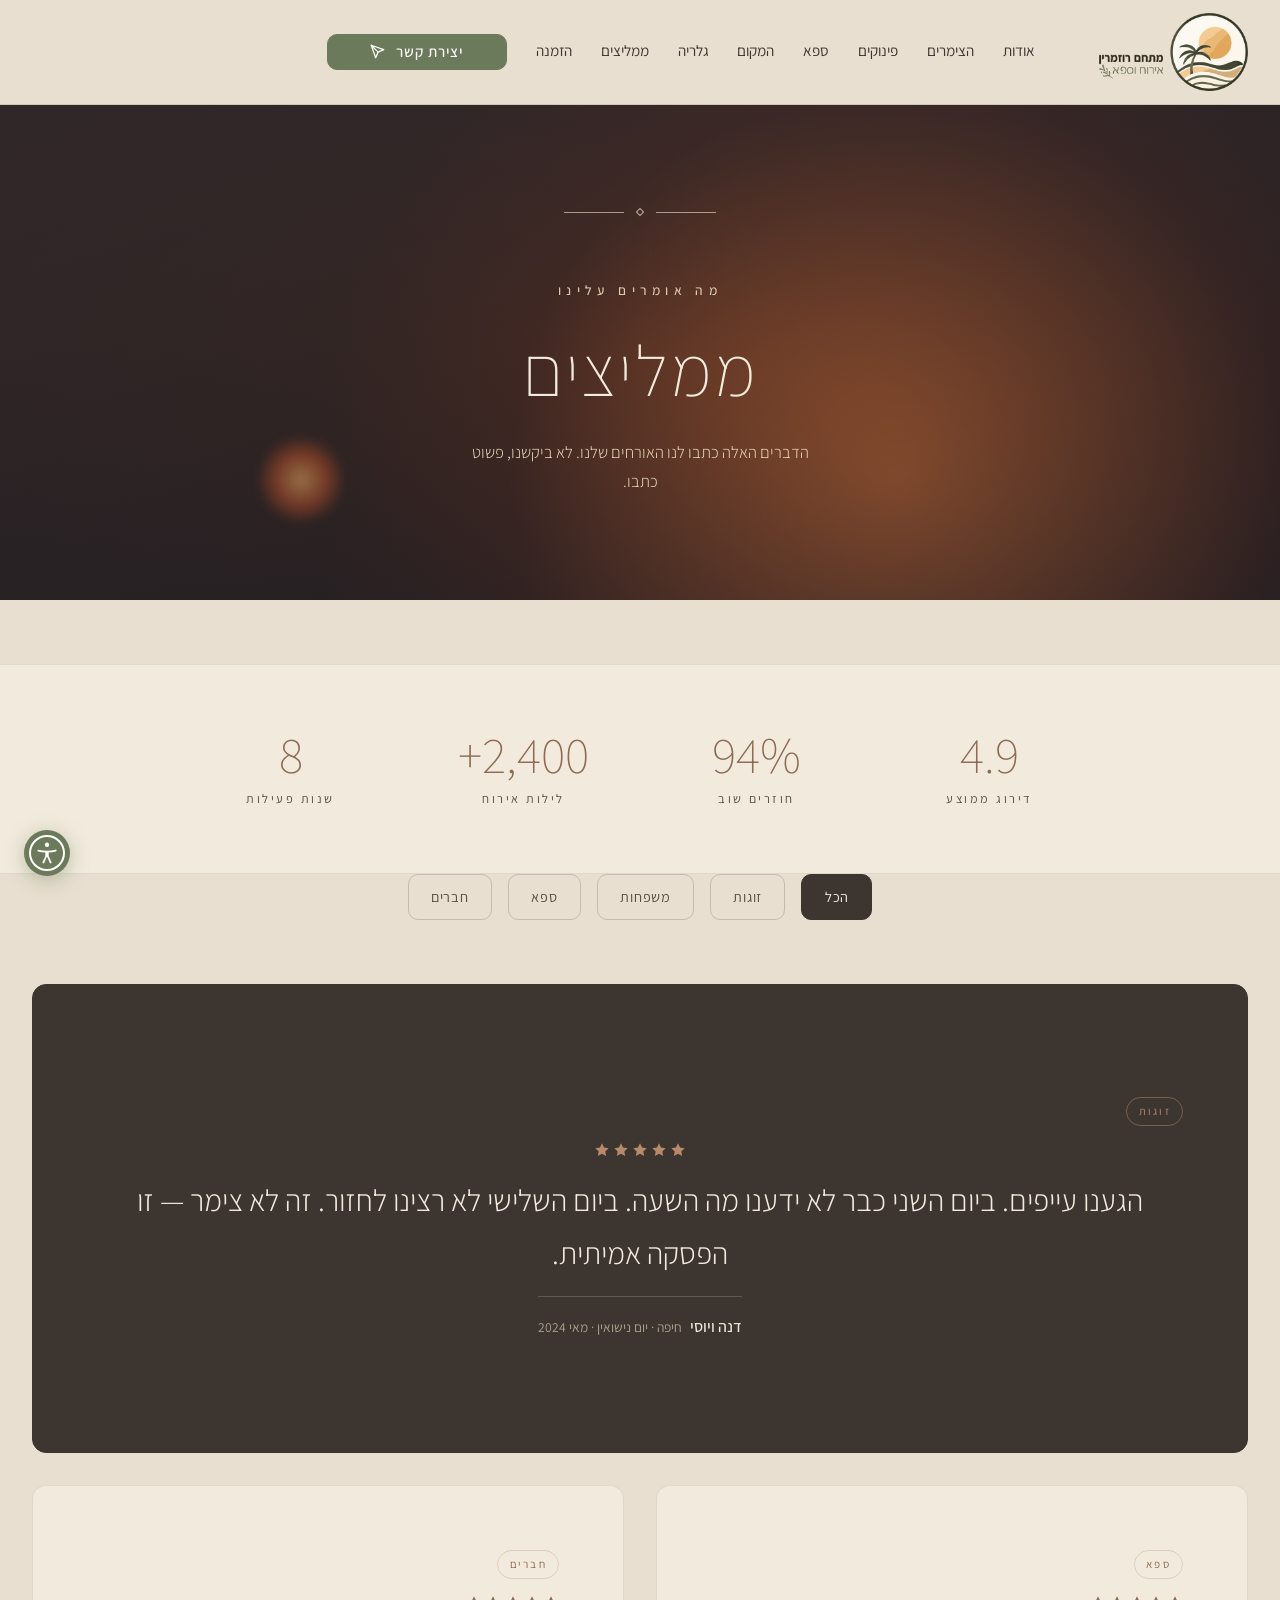
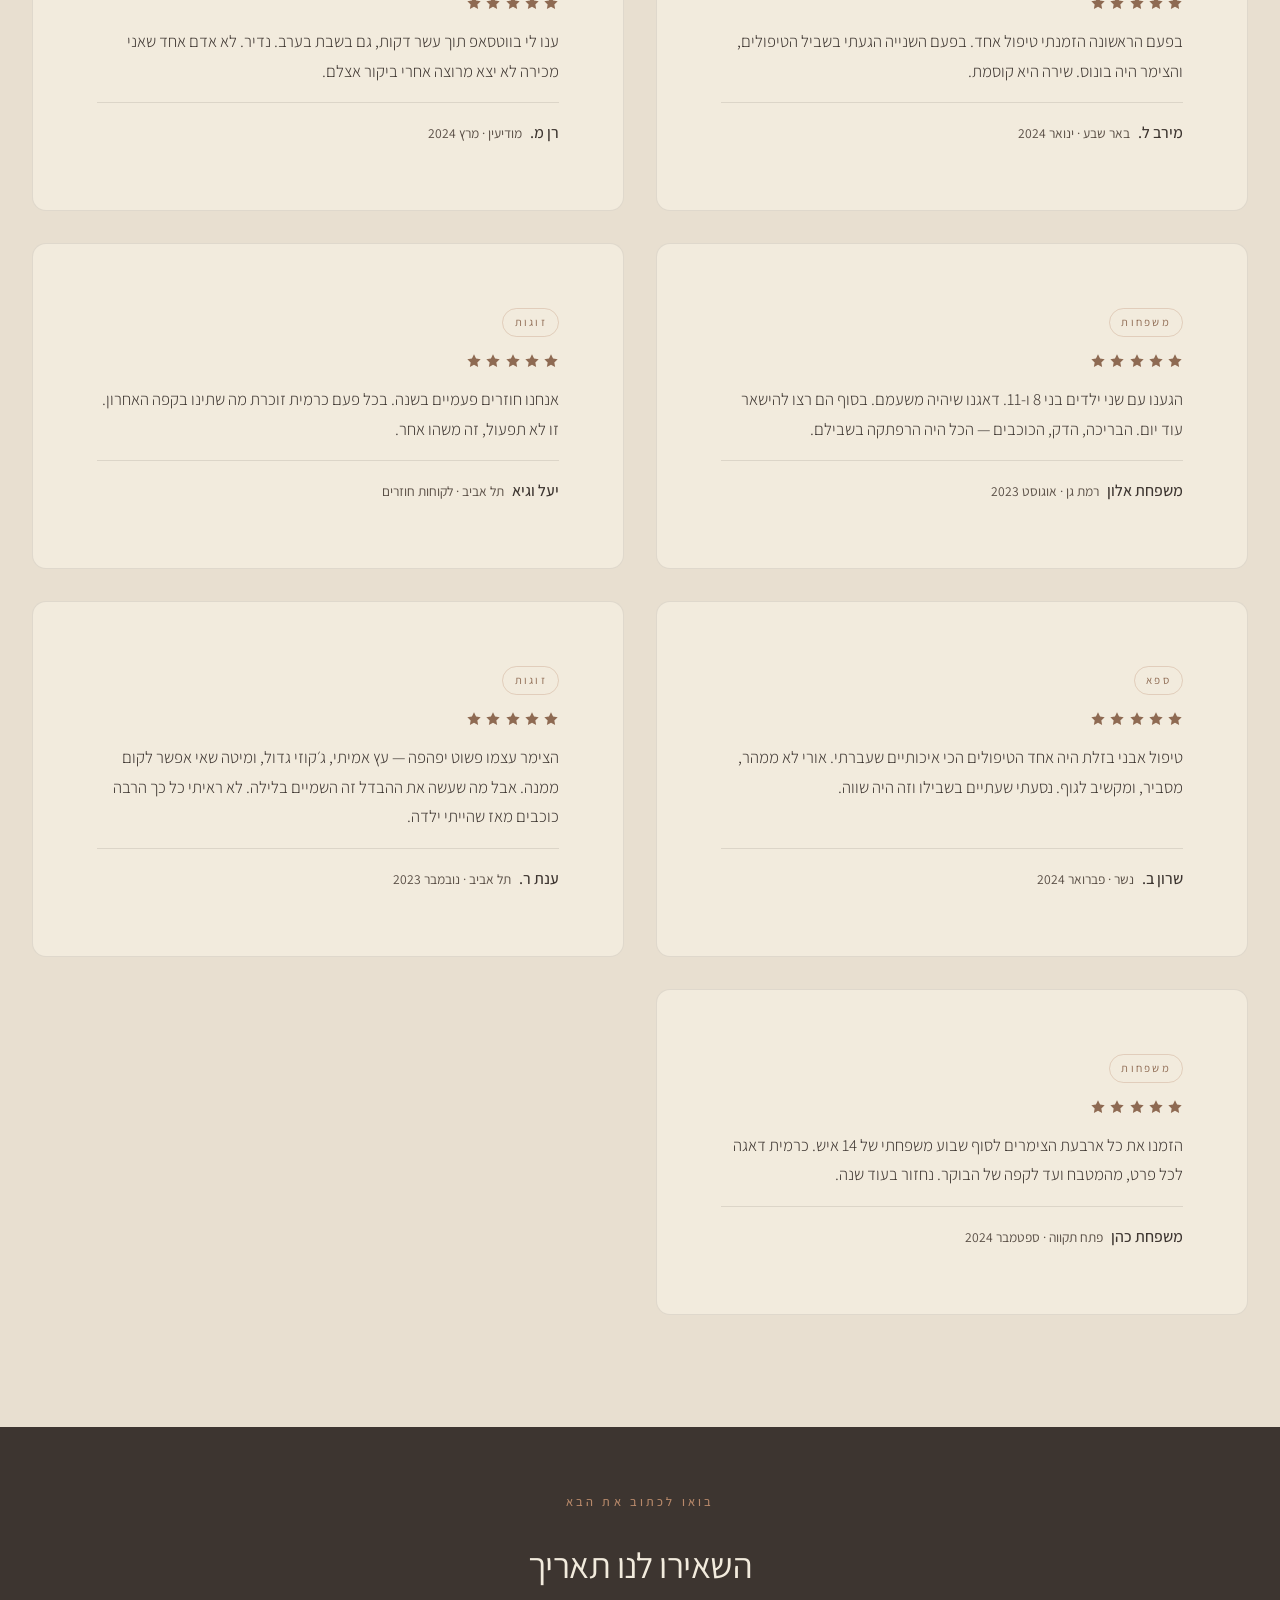
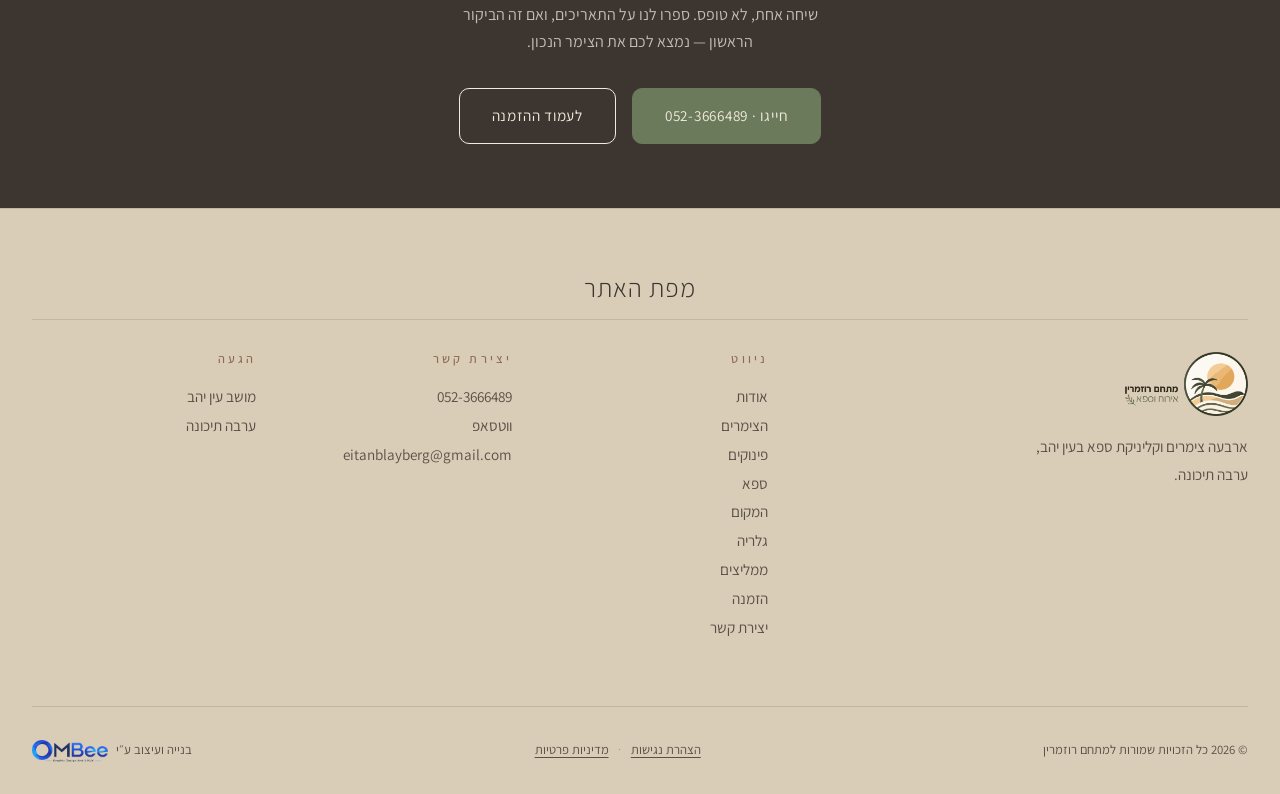
<file: mamlitzim.html>
<!DOCTYPE html>
<html lang="he" dir="rtl">
<head>
  <meta charset="UTF-8" />
  <meta name="viewport" content="width=device-width, initial-scale=1.0" />
  <title>ממליצים · רוזמרין</title>
  <meta name="description" content="עדויות מאורחים שביקרו במתחם רוזמרין בעין יהב — זוגות, משפחות, ומטיילי ספא." />

  <link rel="icon" type="image/webp" href="images/icon.webp">
  <link rel="preconnect" href="https://fonts.googleapis.com">
  <link rel="preconnect" href="https://fonts.gstatic.com" crossorigin>
  <link href="https://fonts.googleapis.com/css2?family=Assistant:wght@200;300;400;500;600;700&display=swap" rel="stylesheet">
  <link rel="stylesheet" href="styles.css?v=15">

  <style>
    /* Testimonials-page specific */

    /* Filter chips */
    .filters {
      display: flex;
      gap: var(--space-s);
      justify-content: center;
      flex-wrap: wrap;
      padding: 0 var(--space-m) var(--space-l);
      max-width: var(--max-w);
      margin: 0 auto;
    }
    .filter-chip {
      padding: 0.6rem 1.4rem;
      border: 1px solid rgba(61, 53, 48, 0.2);
      background: transparent;
      color: var(--basalt-soft);
      font-size: 0.9rem;
      letter-spacing: 0.05em;
      cursor: pointer;
      transition: all 0.3s var(--ease);
      border-radius: 10px;
    }
    .filter-chip:hover {
      border-color: var(--rosemary);
      color: var(--rosemary);
    }
    .filter-chip[aria-pressed="true"] {
      background: var(--basalt);
      border-color: var(--basalt);
      color: var(--sand-light);
    }

    /* Reviews grid */
    .reviews {
      display: grid;
      grid-template-columns: repeat(2, 1fr);
      gap: var(--space-m);
      max-width: var(--max-w);
      margin: 0 auto;
      padding: 0 var(--space-m) var(--space-xl);
    }
    .review {
      background: var(--sand-light);
      border: 1px solid rgba(61, 53, 48, 0.1);
      border-radius: 14px;
      padding: var(--space-l);
      display: flex;
      flex-direction: column;
      gap: var(--space-s);
      transition: transform 0.4s var(--ease), border-color 0.4s var(--ease);
    }
    .review:hover {
      transform: translateY(-3px);
      border-color: var(--rosemary);
    }

    /* Featured larger review spans 2 cols */
    .review.featured {
      grid-column: span 2;
      background: var(--basalt);
      color: var(--sand-light);
      border-color: var(--basalt);
      padding: var(--space-xl) var(--space-l);
      align-items: center;
      text-align: center;
    }
    .review.featured blockquote { color: var(--sand-light); font-size: clamp(1.4rem, 2.4vw, 1.9rem); }
    .review.featured .review-meta-name { color: var(--sand-light); }
    .review.featured .review-meta-extra { color: rgba(244, 232, 200, 0.6); }
    .review.featured .review-stars { color: var(--clay); }

    .review-stars {
      display: flex;
      gap: 0.2rem;
      color: var(--clay-dark);
    }
    .review-stars svg {
      width: 16px; height: 16px;
      fill: currentColor;
    }
    .review blockquote {
      font-size: 1.05rem;
      line-height: 1.75;
      color: var(--basalt);
      font-weight: 300;
      letter-spacing: 0;
    }
    .review-tag {
      display: inline-block;
      font-size: 0.7rem;
      letter-spacing: 0.2em;
      text-transform: uppercase;
      color: var(--clay-dark);
      padding: 0.25rem 0.7rem;
      border: 1px solid rgba(184, 137, 106, 0.3);
      align-self: flex-start;
      border-radius: 999px;
    }
    .review.featured .review-tag {
      color: var(--clay);
      border-color: rgba(184, 137, 106, 0.5);
    }
    .review-meta {
      margin-top: auto;
      padding-top: var(--space-s);
      border-top: 1px solid rgba(61, 53, 48, 0.12);
      display: flex;
      align-items: baseline;
      gap: 0.5rem;
      flex-wrap: wrap;
    }
    .review.featured .review-meta {
      border-color: rgba(244, 232, 200, 0.2);
      justify-content: center;
    }
    .review-meta-name {
      font-weight: 500;
      color: var(--basalt);
    }
    .review-meta-extra {
      color: var(--basalt-soft);
      font-size: 0.85rem;
    }

    /* Stats strip */
    .stats {
      background: var(--sand-light);
      padding: var(--space-l) var(--space-m);
      border-top: 1px solid rgba(61, 53, 48, 0.1);
      border-bottom: 1px solid rgba(61, 53, 48, 0.1);
    }
    .stats-grid {
      display: grid;
      grid-template-columns: repeat(4, 1fr);
      gap: var(--space-m);
      max-width: 900px;
      margin: 0 auto;
      text-align: center;
    }
    .stat-num {
      font-family: 'Assistant', sans-serif;
      font-weight: 200;
      font-size: clamp(2.4rem, 4vw, 3.5rem);
      color: var(--clay-dark);
      line-height: 1;
      margin-bottom: 0.5rem;
    }
    .stat-label {
      font-size: 0.78rem;
      letter-spacing: 0.2em;
      text-transform: uppercase;
      color: var(--basalt-soft);
    }

    @media (max-width: 800px) {
      .reviews { grid-template-columns: 1fr; }
      .review.featured { grid-column: span 1; }
      .stats-grid { grid-template-columns: repeat(2, 1fr); gap: var(--space-l); }
    }
  </style>
</head>
<body>

  <a href="#main" class="skip-link">דלג לתוכן הראשי</a>

  <header class="topbar">
    <div class="topbar-inner">
      <button class="nav-toggle" aria-expanded="false" aria-controls="primary-nav" aria-label="פתיחת תפריט">
        <span class="bar"></span>
        <span class="bar"></span>
        <span class="bar"></span>
      </button>
      <a href="index.html" class="logo">
        <img class="logo-mark" src="images/rosemary_desert_logo.webp" width="460" height="240" alt="מתחם רוזמרין · אירוח וספא">
      </a>
      <nav class="nav" id="primary-nav" aria-label="ניווט ראשי">
        <a href="about.html">אודות</a>
        <a href="zimmerim.html">הצימרים</a>
        <a href="pinukim.html">פינוקים</a>
        <a href="spa.html">ספא</a>
        <a href="hamakom.html">המקום</a>
        <a href="galeria.html">גלריה</a>
        <a href="mamlitzim.html" aria-current="page">ממליצים</a>
        <a href="hazmana.html">הזמנה</a>
        <a href="contact.html" class="cta-contact">
          <span>יצירת קשר</span>
          <svg viewBox="0 0 24 24" fill="none" stroke="currentColor" stroke-width="2" stroke-linecap="round" stroke-linejoin="round" aria-hidden="true"><line x1="2" y1="2" x2="13" y2="13"/><polygon points="2 2 9 22 13 13 22 9 2 2"/></svg>
        </a>
      </nav>
    </div>
  </header>

  <main id="main">

    <!-- ===== Hero ===== -->
    <section class="framed-hero" aria-labelledby="page-heading">
      <div class="scene-evening" aria-hidden="true"></div>
      <div class="hero-overlay" aria-hidden="true"></div>
      <div class="framed-hero-content">
        <div class="ornament" aria-hidden="true">
          <span class="ornament-line"></span>
          <span class="ornament-dot"></span>
          <span class="ornament-line"></span>
        </div>
        <span class="eyebrow">מה אומרים עלינו</span>
        <h1 id="page-heading">ממליצים</h1>
        <p>הדברים האלה כתבו לנו האורחים שלנו. לא ביקשנו, פשוט כתבו.</p>
      </div>
    </section>

    <!-- ===== Stats ===== -->
    <section class="stats" aria-label="נתוני אורחים">
      <div class="stats-grid">
        <div>
          <div class="stat-num">4.9</div>
          <div class="stat-label">דירוג ממוצע</div>
        </div>
        <div>
          <div class="stat-num">94%</div>
          <div class="stat-label">חוזרים שוב</div>
        </div>
        <div>
          <div class="stat-num">2,400+</div>
          <div class="stat-label">לילות אירוח</div>
        </div>
        <div>
          <div class="stat-num">8</div>
          <div class="stat-label">שנות פעילות</div>
        </div>
      </div>
    </section>

    <!-- ===== Filters ===== -->
    <div class="filters" role="group" aria-label="סינון לפי קטגוריה">
      <button class="filter-chip" aria-pressed="true">הכל</button>
      <button class="filter-chip" aria-pressed="false">זוגות</button>
      <button class="filter-chip" aria-pressed="false">משפחות</button>
      <button class="filter-chip" aria-pressed="false">ספא</button>
      <button class="filter-chip" aria-pressed="false">חברים</button>
    </div>

    <!-- ===== Reviews ===== -->
    <section class="reviews" aria-labelledby="reviews-heading">
      <h2 id="reviews-heading" class="sr-only">עדויות אורחים</h2>

      <article class="review featured">
        <span class="review-tag">זוגות</span>
        <div class="review-stars" aria-label="5 מתוך 5 כוכבים">
          <svg viewBox="0 0 24 24" aria-hidden="true"><polygon points="12,2 15.09,8.26 22,9.27 17,14.14 18.18,21.02 12,17.77 5.82,21.02 7,14.14 2,9.27 8.91,8.26"/></svg>
          <svg viewBox="0 0 24 24" aria-hidden="true"><polygon points="12,2 15.09,8.26 22,9.27 17,14.14 18.18,21.02 12,17.77 5.82,21.02 7,14.14 2,9.27 8.91,8.26"/></svg>
          <svg viewBox="0 0 24 24" aria-hidden="true"><polygon points="12,2 15.09,8.26 22,9.27 17,14.14 18.18,21.02 12,17.77 5.82,21.02 7,14.14 2,9.27 8.91,8.26"/></svg>
          <svg viewBox="0 0 24 24" aria-hidden="true"><polygon points="12,2 15.09,8.26 22,9.27 17,14.14 18.18,21.02 12,17.77 5.82,21.02 7,14.14 2,9.27 8.91,8.26"/></svg>
          <svg viewBox="0 0 24 24" aria-hidden="true"><polygon points="12,2 15.09,8.26 22,9.27 17,14.14 18.18,21.02 12,17.77 5.82,21.02 7,14.14 2,9.27 8.91,8.26"/></svg>
        </div>
        <blockquote>הגענו עייפים. ביום השני כבר לא ידענו מה השעה. ביום השלישי לא רצינו לחזור. זה לא צימר — זו הפסקה אמיתית.</blockquote>
        <div class="review-meta">
          <span class="review-meta-name">דנה ויוסי</span>
          <span class="review-meta-extra">חיפה · יום נישואין · מאי 2024</span>
        </div>
      </article>

      <article class="review">
        <span class="review-tag">ספא</span>
        <div class="review-stars" aria-label="5 מתוך 5 כוכבים">
          <svg viewBox="0 0 24 24" aria-hidden="true"><polygon points="12,2 15.09,8.26 22,9.27 17,14.14 18.18,21.02 12,17.77 5.82,21.02 7,14.14 2,9.27 8.91,8.26"/></svg>
          <svg viewBox="0 0 24 24" aria-hidden="true"><polygon points="12,2 15.09,8.26 22,9.27 17,14.14 18.18,21.02 12,17.77 5.82,21.02 7,14.14 2,9.27 8.91,8.26"/></svg>
          <svg viewBox="0 0 24 24" aria-hidden="true"><polygon points="12,2 15.09,8.26 22,9.27 17,14.14 18.18,21.02 12,17.77 5.82,21.02 7,14.14 2,9.27 8.91,8.26"/></svg>
          <svg viewBox="0 0 24 24" aria-hidden="true"><polygon points="12,2 15.09,8.26 22,9.27 17,14.14 18.18,21.02 12,17.77 5.82,21.02 7,14.14 2,9.27 8.91,8.26"/></svg>
          <svg viewBox="0 0 24 24" aria-hidden="true"><polygon points="12,2 15.09,8.26 22,9.27 17,14.14 18.18,21.02 12,17.77 5.82,21.02 7,14.14 2,9.27 8.91,8.26"/></svg>
        </div>
        <blockquote>בפעם הראשונה הזמנתי טיפול אחד. בפעם השנייה הגעתי בשביל הטיפולים, והצימר היה בונוס. שירה היא קוסמת.</blockquote>
        <div class="review-meta">
          <span class="review-meta-name">מירב ל.</span>
          <span class="review-meta-extra">באר שבע · ינואר 2024</span>
        </div>
      </article>

      <article class="review">
        <span class="review-tag">חברים</span>
        <div class="review-stars" aria-label="5 מתוך 5 כוכבים">
          <svg viewBox="0 0 24 24" aria-hidden="true"><polygon points="12,2 15.09,8.26 22,9.27 17,14.14 18.18,21.02 12,17.77 5.82,21.02 7,14.14 2,9.27 8.91,8.26"/></svg>
          <svg viewBox="0 0 24 24" aria-hidden="true"><polygon points="12,2 15.09,8.26 22,9.27 17,14.14 18.18,21.02 12,17.77 5.82,21.02 7,14.14 2,9.27 8.91,8.26"/></svg>
          <svg viewBox="0 0 24 24" aria-hidden="true"><polygon points="12,2 15.09,8.26 22,9.27 17,14.14 18.18,21.02 12,17.77 5.82,21.02 7,14.14 2,9.27 8.91,8.26"/></svg>
          <svg viewBox="0 0 24 24" aria-hidden="true"><polygon points="12,2 15.09,8.26 22,9.27 17,14.14 18.18,21.02 12,17.77 5.82,21.02 7,14.14 2,9.27 8.91,8.26"/></svg>
          <svg viewBox="0 0 24 24" aria-hidden="true"><polygon points="12,2 15.09,8.26 22,9.27 17,14.14 18.18,21.02 12,17.77 5.82,21.02 7,14.14 2,9.27 8.91,8.26"/></svg>
        </div>
        <blockquote>ענו לי בווטסאפ תוך עשר דקות, גם בשבת בערב. נדיר. לא אדם אחד שאני מכירה לא יצא מרוצה אחרי ביקור אצלם.</blockquote>
        <div class="review-meta">
          <span class="review-meta-name">רן מ.</span>
          <span class="review-meta-extra">מודיעין · מרץ 2024</span>
        </div>
      </article>

      <article class="review">
        <span class="review-tag">משפחות</span>
        <div class="review-stars" aria-label="5 מתוך 5 כוכבים">
          <svg viewBox="0 0 24 24" aria-hidden="true"><polygon points="12,2 15.09,8.26 22,9.27 17,14.14 18.18,21.02 12,17.77 5.82,21.02 7,14.14 2,9.27 8.91,8.26"/></svg>
          <svg viewBox="0 0 24 24" aria-hidden="true"><polygon points="12,2 15.09,8.26 22,9.27 17,14.14 18.18,21.02 12,17.77 5.82,21.02 7,14.14 2,9.27 8.91,8.26"/></svg>
          <svg viewBox="0 0 24 24" aria-hidden="true"><polygon points="12,2 15.09,8.26 22,9.27 17,14.14 18.18,21.02 12,17.77 5.82,21.02 7,14.14 2,9.27 8.91,8.26"/></svg>
          <svg viewBox="0 0 24 24" aria-hidden="true"><polygon points="12,2 15.09,8.26 22,9.27 17,14.14 18.18,21.02 12,17.77 5.82,21.02 7,14.14 2,9.27 8.91,8.26"/></svg>
          <svg viewBox="0 0 24 24" aria-hidden="true"><polygon points="12,2 15.09,8.26 22,9.27 17,14.14 18.18,21.02 12,17.77 5.82,21.02 7,14.14 2,9.27 8.91,8.26"/></svg>
        </div>
        <blockquote>הגענו עם שני ילדים בני 8 ו-11. דאגנו שיהיה משעמם. בסוף הם רצו להישאר עוד יום. הבריכה, הדק, הכוכבים — הכל היה הרפתקה בשבילם.</blockquote>
        <div class="review-meta">
          <span class="review-meta-name">משפחת אלון</span>
          <span class="review-meta-extra">רמת גן · אוגוסט 2023</span>
        </div>
      </article>

      <article class="review">
        <span class="review-tag">זוגות</span>
        <div class="review-stars" aria-label="5 מתוך 5 כוכבים">
          <svg viewBox="0 0 24 24" aria-hidden="true"><polygon points="12,2 15.09,8.26 22,9.27 17,14.14 18.18,21.02 12,17.77 5.82,21.02 7,14.14 2,9.27 8.91,8.26"/></svg>
          <svg viewBox="0 0 24 24" aria-hidden="true"><polygon points="12,2 15.09,8.26 22,9.27 17,14.14 18.18,21.02 12,17.77 5.82,21.02 7,14.14 2,9.27 8.91,8.26"/></svg>
          <svg viewBox="0 0 24 24" aria-hidden="true"><polygon points="12,2 15.09,8.26 22,9.27 17,14.14 18.18,21.02 12,17.77 5.82,21.02 7,14.14 2,9.27 8.91,8.26"/></svg>
          <svg viewBox="0 0 24 24" aria-hidden="true"><polygon points="12,2 15.09,8.26 22,9.27 17,14.14 18.18,21.02 12,17.77 5.82,21.02 7,14.14 2,9.27 8.91,8.26"/></svg>
          <svg viewBox="0 0 24 24" aria-hidden="true"><polygon points="12,2 15.09,8.26 22,9.27 17,14.14 18.18,21.02 12,17.77 5.82,21.02 7,14.14 2,9.27 8.91,8.26"/></svg>
        </div>
        <blockquote>אנחנו חוזרים פעמיים בשנה. בכל פעם כרמית זוכרת מה שתינו בקפה האחרון. זו לא תפעול, זה משהו אחר.</blockquote>
        <div class="review-meta">
          <span class="review-meta-name">יעל וגיא</span>
          <span class="review-meta-extra">תל אביב · לקוחות חוזרים</span>
        </div>
      </article>

      <article class="review">
        <span class="review-tag">ספא</span>
        <div class="review-stars" aria-label="5 מתוך 5 כוכבים">
          <svg viewBox="0 0 24 24" aria-hidden="true"><polygon points="12,2 15.09,8.26 22,9.27 17,14.14 18.18,21.02 12,17.77 5.82,21.02 7,14.14 2,9.27 8.91,8.26"/></svg>
          <svg viewBox="0 0 24 24" aria-hidden="true"><polygon points="12,2 15.09,8.26 22,9.27 17,14.14 18.18,21.02 12,17.77 5.82,21.02 7,14.14 2,9.27 8.91,8.26"/></svg>
          <svg viewBox="0 0 24 24" aria-hidden="true"><polygon points="12,2 15.09,8.26 22,9.27 17,14.14 18.18,21.02 12,17.77 5.82,21.02 7,14.14 2,9.27 8.91,8.26"/></svg>
          <svg viewBox="0 0 24 24" aria-hidden="true"><polygon points="12,2 15.09,8.26 22,9.27 17,14.14 18.18,21.02 12,17.77 5.82,21.02 7,14.14 2,9.27 8.91,8.26"/></svg>
          <svg viewBox="0 0 24 24" aria-hidden="true"><polygon points="12,2 15.09,8.26 22,9.27 17,14.14 18.18,21.02 12,17.77 5.82,21.02 7,14.14 2,9.27 8.91,8.26"/></svg>
        </div>
        <blockquote>טיפול אבני בזלת היה אחד הטיפולים הכי איכותיים שעברתי. אורי לא ממהר, מסביר, ומקשיב לגוף. נסעתי שעתיים בשבילו וזה היה שווה.</blockquote>
        <div class="review-meta">
          <span class="review-meta-name">שרון ב.</span>
          <span class="review-meta-extra">נשר · פברואר 2024</span>
        </div>
      </article>

      <article class="review">
        <span class="review-tag">זוגות</span>
        <div class="review-stars" aria-label="5 מתוך 5 כוכבים">
          <svg viewBox="0 0 24 24" aria-hidden="true"><polygon points="12,2 15.09,8.26 22,9.27 17,14.14 18.18,21.02 12,17.77 5.82,21.02 7,14.14 2,9.27 8.91,8.26"/></svg>
          <svg viewBox="0 0 24 24" aria-hidden="true"><polygon points="12,2 15.09,8.26 22,9.27 17,14.14 18.18,21.02 12,17.77 5.82,21.02 7,14.14 2,9.27 8.91,8.26"/></svg>
          <svg viewBox="0 0 24 24" aria-hidden="true"><polygon points="12,2 15.09,8.26 22,9.27 17,14.14 18.18,21.02 12,17.77 5.82,21.02 7,14.14 2,9.27 8.91,8.26"/></svg>
          <svg viewBox="0 0 24 24" aria-hidden="true"><polygon points="12,2 15.09,8.26 22,9.27 17,14.14 18.18,21.02 12,17.77 5.82,21.02 7,14.14 2,9.27 8.91,8.26"/></svg>
          <svg viewBox="0 0 24 24" aria-hidden="true"><polygon points="12,2 15.09,8.26 22,9.27 17,14.14 18.18,21.02 12,17.77 5.82,21.02 7,14.14 2,9.27 8.91,8.26"/></svg>
        </div>
        <blockquote>הצימר עצמו פשוט יפהפה — עץ אמיתי, ג׳קוזי גדול, ומיטה שאי אפשר לקום ממנה. אבל מה שעשה את ההבדל זה השמיים בלילה. לא ראיתי כל כך הרבה כוכבים מאז שהייתי ילדה.</blockquote>
        <div class="review-meta">
          <span class="review-meta-name">ענת ר.</span>
          <span class="review-meta-extra">תל אביב · נובמבר 2023</span>
        </div>
      </article>

      <article class="review">
        <span class="review-tag">משפחות</span>
        <div class="review-stars" aria-label="5 מתוך 5 כוכבים">
          <svg viewBox="0 0 24 24" aria-hidden="true"><polygon points="12,2 15.09,8.26 22,9.27 17,14.14 18.18,21.02 12,17.77 5.82,21.02 7,14.14 2,9.27 8.91,8.26"/></svg>
          <svg viewBox="0 0 24 24" aria-hidden="true"><polygon points="12,2 15.09,8.26 22,9.27 17,14.14 18.18,21.02 12,17.77 5.82,21.02 7,14.14 2,9.27 8.91,8.26"/></svg>
          <svg viewBox="0 0 24 24" aria-hidden="true"><polygon points="12,2 15.09,8.26 22,9.27 17,14.14 18.18,21.02 12,17.77 5.82,21.02 7,14.14 2,9.27 8.91,8.26"/></svg>
          <svg viewBox="0 0 24 24" aria-hidden="true"><polygon points="12,2 15.09,8.26 22,9.27 17,14.14 18.18,21.02 12,17.77 5.82,21.02 7,14.14 2,9.27 8.91,8.26"/></svg>
          <svg viewBox="0 0 24 24" aria-hidden="true"><polygon points="12,2 15.09,8.26 22,9.27 17,14.14 18.18,21.02 12,17.77 5.82,21.02 7,14.14 2,9.27 8.91,8.26"/></svg>
        </div>
        <blockquote>הזמנו את כל ארבעת הצימרים לסוף שבוע משפחתי של 14 איש. כרמית דאגה לכל פרט, מהמטבח ועד לקפה של הבוקר. נחזור בעוד שנה.</blockquote>
        <div class="review-meta">
          <span class="review-meta-name">משפחת כהן</span>
          <span class="review-meta-extra">פתח תקווה · ספטמבר 2024</span>
        </div>
      </article>

    </section>

    <!-- ===== CTA ===== -->
    <section class="cta-strip">
      <p class="eyebrow" style="color: var(--clay);">בואו לכתוב את הבא</p>
      <h2>השאירו לנו תאריך</h2>
      <p>שיחה אחת, לא טופס. ספרו לנו על התאריכים, ואם זה הביקור הראשון — נמצא לכם את הצימר הנכון.</p>
      <div class="cta-buttons">
        <a href="tel:0523666489" class="btn btn-primary">חייגו · 052-3666489</a>
        <a href="hazmana.html" class="btn">לעמוד ההזמנה</a>
      </div>
    </section>

  </main>

  <!-- ===== Footer ===== -->
  <footer>
    <h3 class="footer-map-title">מפת האתר</h3>
    <div class="footer-inner">
      <div class="footer-col footer-brand">
        <a href="index.html" class="logo">
          <img class="logo-mark" src="images/rosemary_desert_logo.webp" width="460" height="240" loading="lazy" decoding="async" alt="מתחם רוזמרין · אירוח וספא">
        </a>
        <p>ארבעה צימרים וקליניקת ספא בעין יהב, ערבה תיכונה.</p>
      </div>
      <div class="footer-col"><h4>ניווט</h4><p><a href="about.html">אודות</a><br><a href="zimmerim.html">הצימרים</a><br><a href="pinukim.html">פינוקים</a><br><a href="spa.html">ספא</a><br><a href="hamakom.html">המקום</a><br><a href="galeria.html">גלריה</a><br><a href="mamlitzim.html">ממליצים</a><br><a href="hazmana.html">הזמנה</a><br><a href="contact.html">יצירת קשר</a></p></div>
      <div class="footer-col"><h4>יצירת קשר</h4><p><a href="tel:0523666489">052-3666489</a><br><a href="https://wa.me/972523666489">ווטסאפ</a><br><a href="mailto:eitanblayberg@gmail.com">eitanblayberg@gmail.com</a></p></div>
      <div class="footer-col"><h4>הגעה</h4><p>מושב עין יהב<br>ערבה תיכונה</p></div>
    </div>
    <div class="footer-bottom"><span>&copy; 2026 כל הזכויות שמורות למתחם רוזמרין</span><span class="footer-legal-links"><a href="accessibility.html">הצהרת נגישות</a><span aria-hidden="true">·</span><a href="privacy.html">מדיניות פרטיות</a></span><span class="credit">בנייה ועיצוב ע״י <a href="https://ombee.co.il" target="_blank" rel="noopener noreferrer" aria-label="לאתר OMBee"><img src="images/ombee-logo.webp" width="229" height="66" loading="lazy" decoding="async" alt="OMBee"></a></span></div>
  </footer>

  <script src="script.js?v=9" defer></script>
  <script src="accessibility.js?v=1" defer></script>
</body>
</html>
</file>
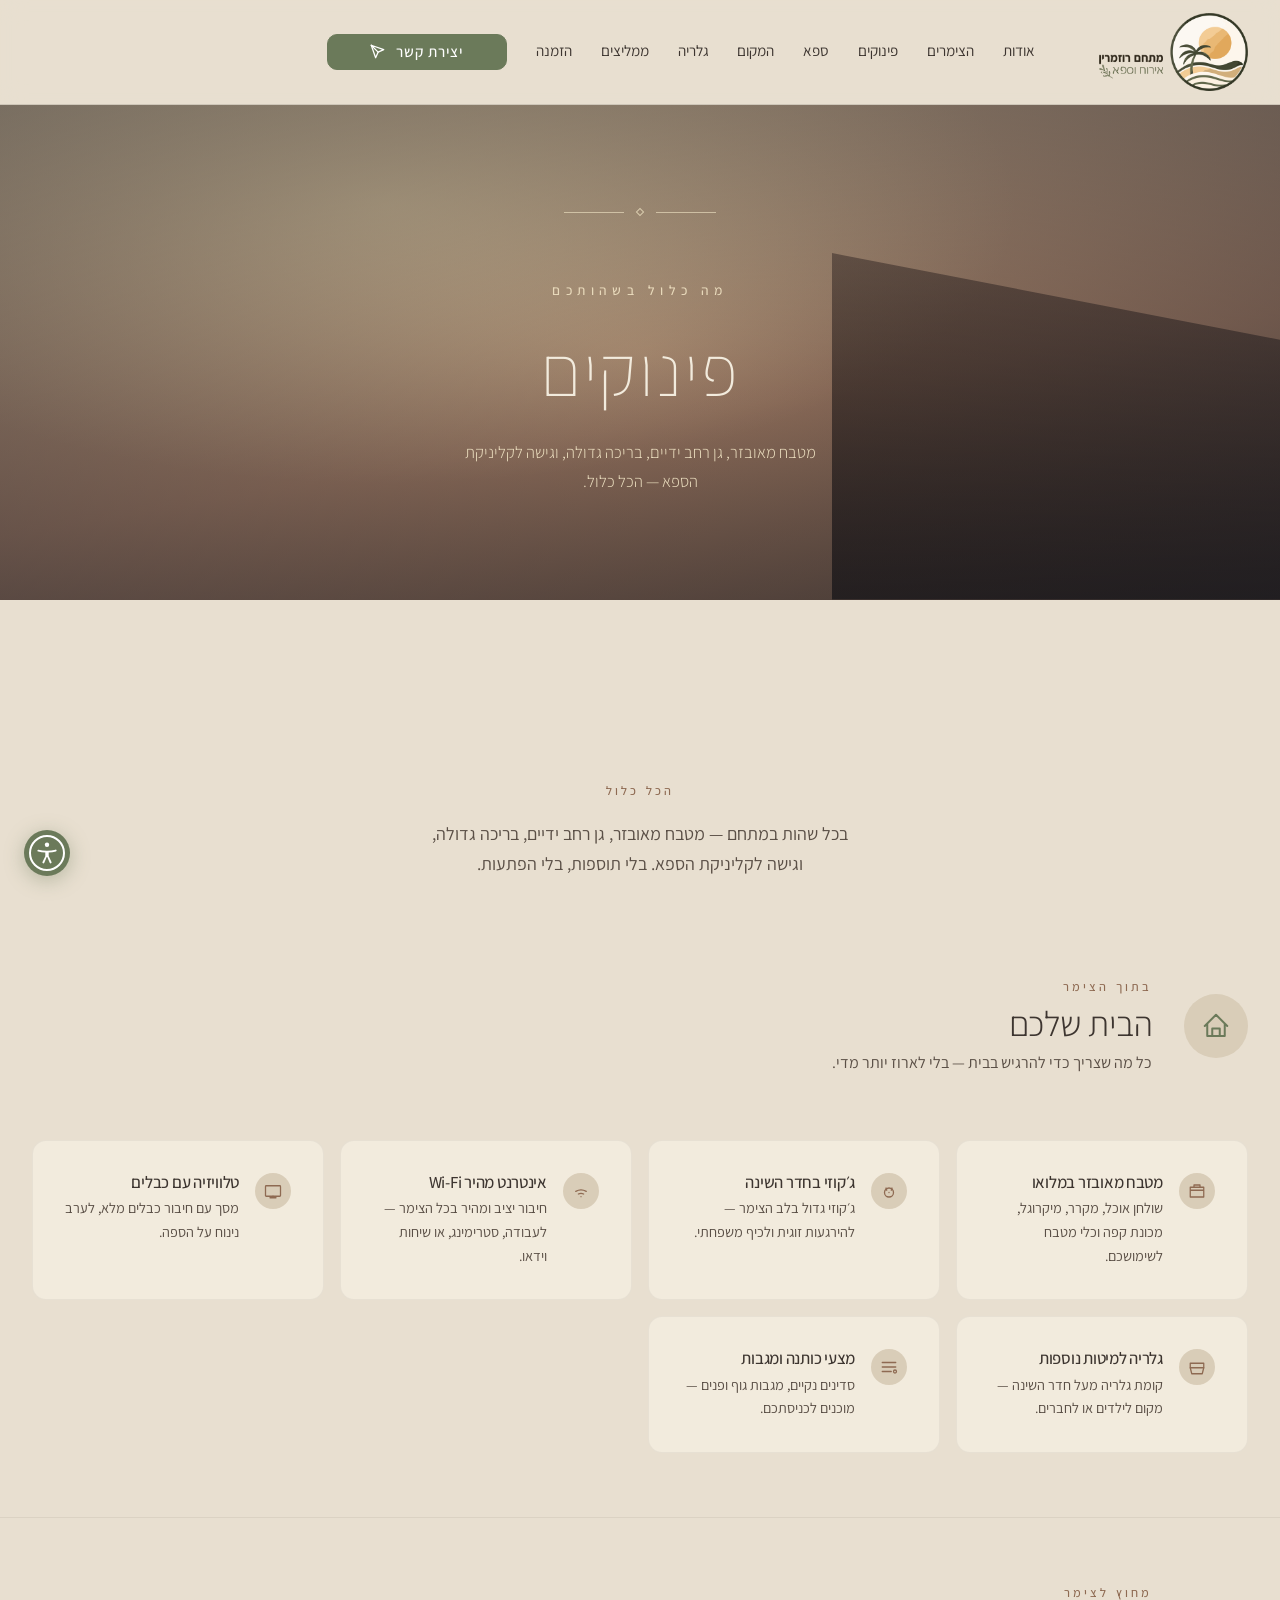
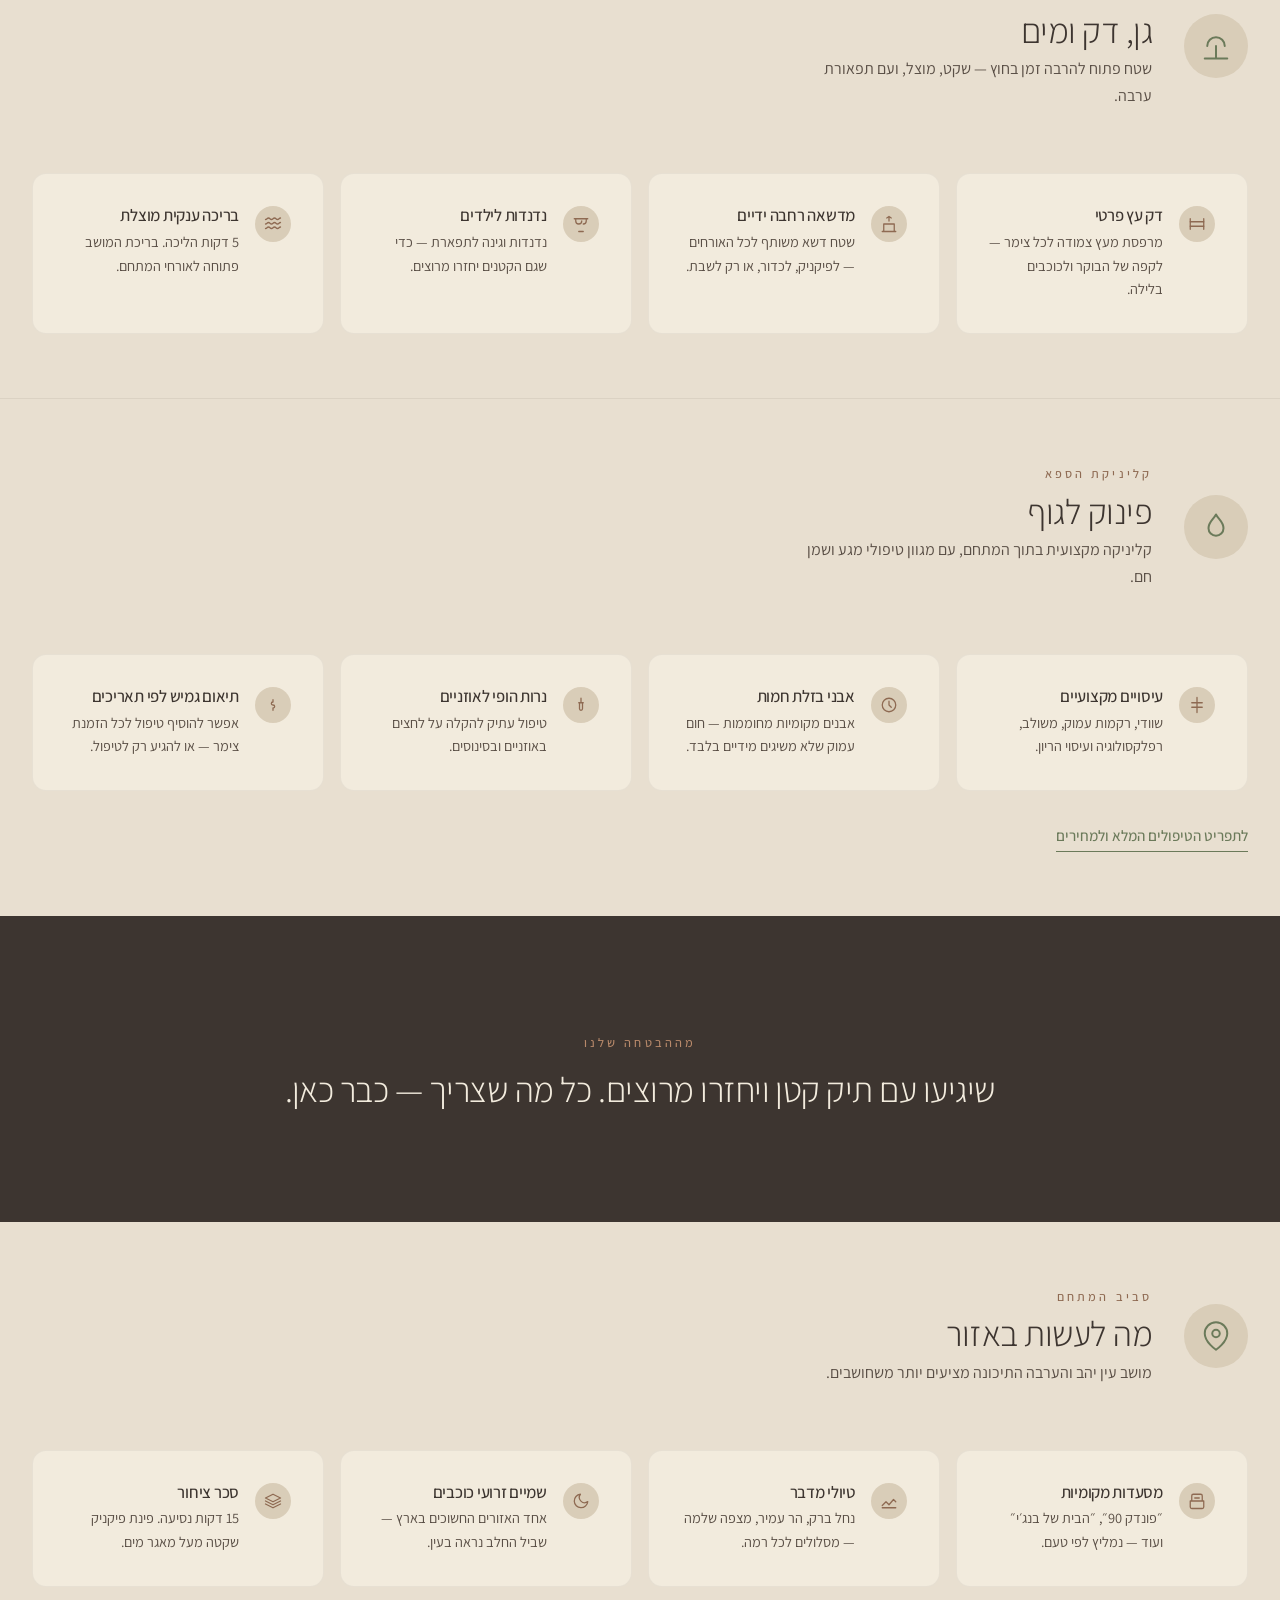
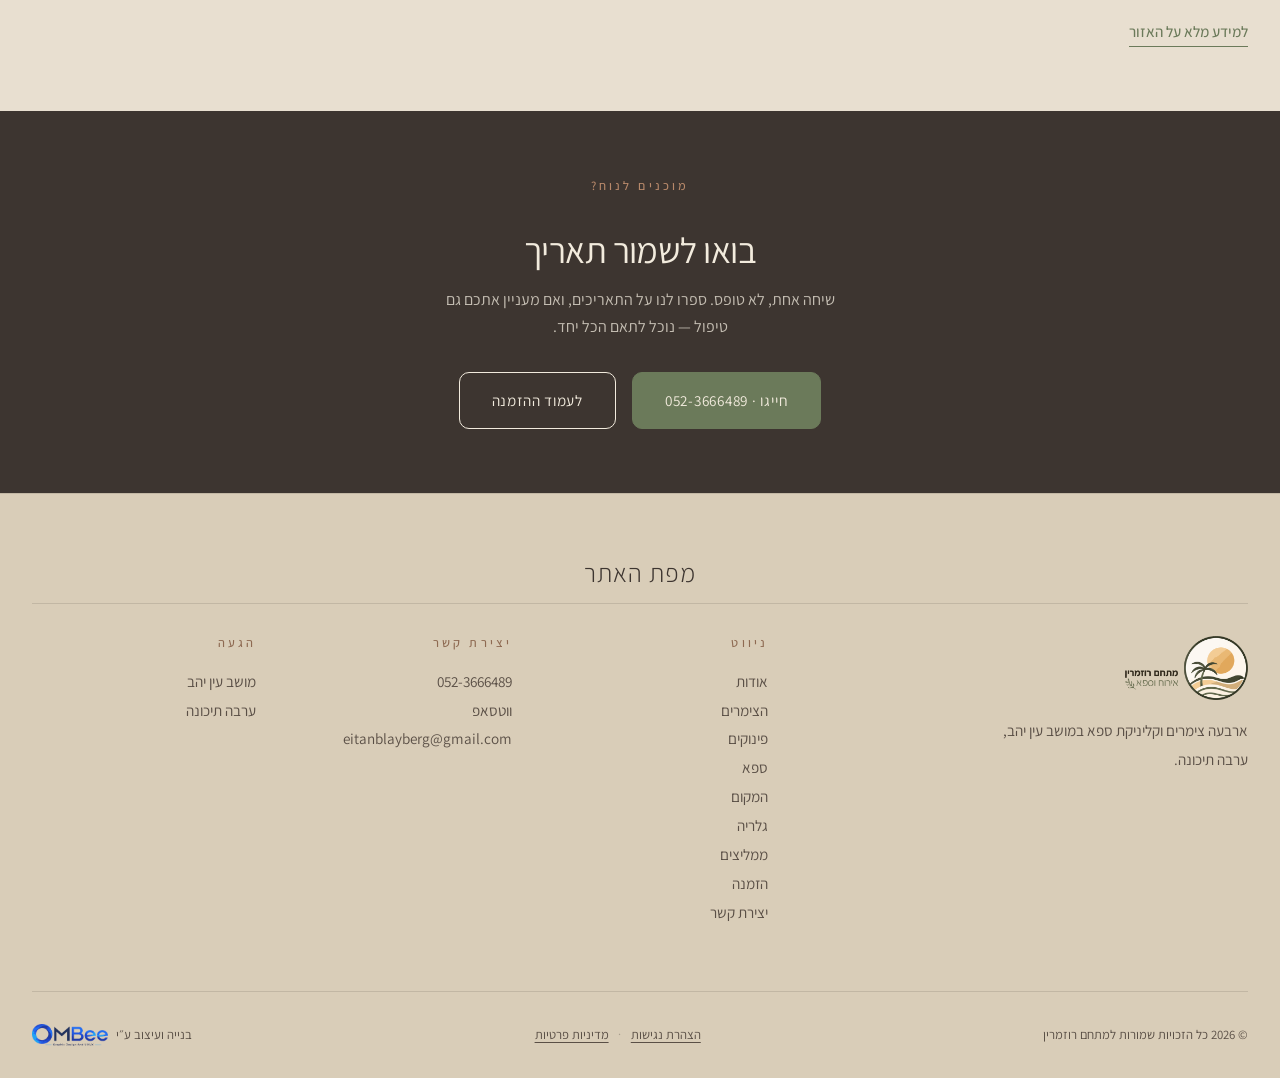
<file: pinukim.html>
<!DOCTYPE html>
<html lang="he" dir="rtl">
<head>
  <meta charset="UTF-8" />
  <meta name="viewport" content="width=device-width, initial-scale=1.0" />
  <title>פינוקים · רוזמרין</title>
  <meta name="description" content="כל הפינוקים והשירותים הכלולים בשהותכם במתחם רוזמרין — מטבח מאובזר, ספא, בריכה, גן, ועוד." />

  <link rel="icon" type="image/webp" href="images/icon.webp">
  <link rel="preconnect" href="https://fonts.googleapis.com">
  <link rel="preconnect" href="https://fonts.gstatic.com" crossorigin>
  <link href="https://fonts.googleapis.com/css2?family=Assistant:wght@200;300;400;500;600;700&display=swap" rel="stylesheet">
  <link rel="stylesheet" href="styles.css?v=15">

  <style>
    .pinukim-intro {
      max-width: 720px;
      margin: 0 auto;
      padding: var(--space-xl) var(--space-m) var(--space-m);
      text-align: center;
    }
    .pinukim-intro p {
      font-size: var(--type-lead);
      color: var(--basalt-soft);
      max-width: 50ch;
      margin: var(--space-s) auto 0;
    }

    /* Categories — sections with title + grid of perks */
    .pinukim-category {
      max-width: var(--max-w);
      margin: 0 auto;
      padding: var(--space-l) var(--space-m);
    }
    .pinukim-category + .pinukim-category {
      border-top: 1px solid rgba(61, 53, 48, 0.08);
    }
    .pinukim-category-header {
      display: grid;
      grid-template-columns: auto 1fr;
      gap: var(--space-m);
      align-items: center;
      margin-bottom: var(--space-l);
      max-width: 720px;
    }
    .pinukim-category-icon {
      width: 64px;
      height: 64px;
      border-radius: 50%;
      background: var(--sand-deep);
      display: flex;
      align-items: center;
      justify-content: center;
      flex-shrink: 0;
    }
    .pinukim-category-icon svg {
      width: 30px;
      height: 30px;
      stroke: var(--rosemary);
      fill: none;
      stroke-width: 1.6;
      stroke-linecap: round;
      stroke-linejoin: round;
    }
    .pinukim-category-title h2 {
      font-weight: 300;
      font-size: clamp(1.6rem, 3vw, 2.2rem);
      margin-bottom: 0.3rem;
    }
    .pinukim-category-title .eyebrow {
      display: block;
      margin-bottom: 0.4rem;
    }
    .pinukim-category-title p {
      color: var(--basalt-soft);
      max-width: 45ch;
      line-height: 1.7;
      margin-top: 0.3rem;
    }

    .pinukim-grid {
      display: grid;
      grid-template-columns: repeat(auto-fit, minmax(240px, 1fr));
      gap: var(--space-s);
    }
    .pinukim-item {
      display: flex;
      gap: var(--space-s);
      align-items: flex-start;
      padding: var(--space-m);
      background: var(--sand-light);
      border: 1px solid rgba(61, 53, 48, 0.06);
      border-radius: 14px;
      transition: border-color 0.3s var(--ease), transform 0.3s var(--ease);
    }
    .pinukim-item:hover {
      border-color: var(--rosemary);
      transform: translateY(-2px);
    }
    .pinukim-item-icon {
      width: 36px;
      height: 36px;
      border-radius: 50%;
      background: var(--sand-deep);
      display: flex;
      align-items: center;
      justify-content: center;
      flex-shrink: 0;
    }
    .pinukim-item-icon svg {
      width: 18px;
      height: 18px;
      stroke: var(--clay-dark);
      fill: none;
      stroke-width: 1.7;
      stroke-linecap: round;
      stroke-linejoin: round;
    }
    .pinukim-item-text h3 {
      font-size: 1.05rem;
      font-weight: 500;
      margin-bottom: 0.25rem;
      color: var(--basalt);
    }
    .pinukim-item-text p {
      font-size: 0.9rem;
      color: var(--basalt-soft);
      line-height: 1.65;
    }

    .pinukim-link {
      display: inline-flex;
      align-items: center;
      gap: 0.4rem;
      margin-top: var(--space-m);
      color: var(--rosemary);
      font-size: 0.95rem;
      font-weight: 500;
      border-bottom: 1px solid currentColor;
      padding-bottom: 2px;
      transition: color 0.3s var(--ease);
    }
    .pinukim-link:hover { color: var(--clay-dark); }

    /* Highlights strip */
    .pinukim-quote {
      background: var(--basalt);
      color: var(--sand-light);
      text-align: center;
      padding: var(--space-xl) var(--space-m);
    }
    .pinukim-quote .eyebrow { color: var(--clay); margin-bottom: var(--space-s); display: inline-block; }
    .pinukim-quote h2 {
      color: var(--sand-light);
      font-weight: 300;
      font-size: clamp(1.6rem, 2.8vw, 2.2rem);
      max-width: 50ch;
      margin: 0 auto;
    }

    @media (max-width: 600px) {
      .pinukim-category-header { grid-template-columns: 1fr; text-align: right; }
      .pinukim-grid { grid-template-columns: 1fr; }
    }
  </style>
</head>
<body>

  <a href="#main" class="skip-link">דלג לתוכן הראשי</a>

  <header class="topbar">
    <div class="topbar-inner">
      <button class="nav-toggle" aria-expanded="false" aria-controls="primary-nav" aria-label="פתיחת תפריט">
        <span class="bar"></span>
        <span class="bar"></span>
        <span class="bar"></span>
      </button>
      <a href="index.html" class="logo">
        <img class="logo-mark" src="images/rosemary_desert_logo.webp" width="460" height="240" alt="מתחם רוזמרין · אירוח וספא">
      </a>
      <nav class="nav" id="primary-nav" aria-label="ניווט ראשי">
        <a href="about.html">אודות</a>
        <a href="zimmerim.html">הצימרים</a>
        <a href="pinukim.html" aria-current="page">פינוקים</a>
        <a href="spa.html">ספא</a>
        <a href="hamakom.html">המקום</a>
        <a href="galeria.html">גלריה</a>
        <a href="mamlitzim.html">ממליצים</a>
        <a href="hazmana.html">הזמנה</a>
        <a href="contact.html" class="cta-contact">
          <span>יצירת קשר</span>
          <svg viewBox="0 0 24 24" fill="none" stroke="currentColor" stroke-width="2" stroke-linecap="round" stroke-linejoin="round" aria-hidden="true"><line x1="2" y1="2" x2="13" y2="13"/><polygon points="2 2 9 22 13 13 22 9 2 2"/></svg>
        </a>
      </nav>
    </div>
  </header>

  <main id="main">

    <!-- ===== Hero ===== -->
    <section class="framed-hero" aria-labelledby="page-heading">
      <div class="scene-morning" aria-hidden="true"></div>
      <div class="hero-overlay" aria-hidden="true"></div>
      <div class="framed-hero-content">
        <div class="ornament" aria-hidden="true">
          <span class="ornament-line"></span>
          <span class="ornament-dot"></span>
          <span class="ornament-line"></span>
        </div>
        <span class="eyebrow">מה כלול בשהותכם</span>
        <h1 id="page-heading">פינוקים</h1>
        <p>מטבח מאובזר, גן רחב ידיים, בריכה גדולה, וגישה לקליניקת הספא — הכל כלול.</p>
      </div>
    </section>

    <section class="pinukim-intro">
      <span class="eyebrow">הכל כלול</span>
      <p>בכל שהות במתחם — מטבח מאובזר, גן רחב ידיים, בריכה גדולה, וגישה לקליניקת הספא. בלי תוספות, בלי הפתעות.</p>
    </section>

    <!-- ===== Category 1: In the cottage ===== -->
    <section class="pinukim-category" aria-labelledby="cat-cottage">
      <div class="pinukim-category-header">
        <div class="pinukim-category-icon" aria-hidden="true">
          <svg viewBox="0 0 24 24"><path d="M3 12l9-9 9 9M5 10v10h14V10"/><path d="M9 20v-6h6v6"/></svg>
        </div>
        <div class="pinukim-category-title">
          <span class="eyebrow">בתוך הצימר</span>
          <h2 id="cat-cottage">הבית שלכם</h2>
          <p>כל מה שצריך כדי להרגיש בבית — בלי לארוז יותר מדי.</p>
        </div>
      </div>

      <div class="pinukim-grid">
        <article class="pinukim-item">
          <span class="pinukim-item-icon" aria-hidden="true">
            <svg viewBox="0 0 24 24"><path d="M3 7h18v13H3zM3 11h18M8 7V4h8v3"/></svg>
          </span>
          <div class="pinukim-item-text">
            <h3>מטבח מאובזר במלואו</h3>
            <p>שולחן אוכל, מקרר, מיקרוגל, מכונת קפה וכלי מטבח לשימושכם.</p>
          </div>
        </article>

        <article class="pinukim-item">
          <span class="pinukim-item-icon" aria-hidden="true">
            <svg viewBox="0 0 24 24"><circle cx="12" cy="14" r="6"/><path d="M9 11l-1-3M15 11l1-3M12 14v.01"/></svg>
          </span>
          <div class="pinukim-item-text">
            <h3>ג׳קוזי בחדר השינה</h3>
            <p>ג׳קוזי גדול בלב הצימר — להירגעות זוגית ולכיף משפחתי.</p>
          </div>
        </article>

        <article class="pinukim-item">
          <span class="pinukim-item-icon" aria-hidden="true">
            <svg viewBox="0 0 24 24"><path d="M5 12.5a14 14 0 0 1 14 0M8.5 16a8 8 0 0 1 7 0M12 19.5h.01"/></svg>
          </span>
          <div class="pinukim-item-text">
            <h3>אינטרנט מהיר Wi-Fi</h3>
            <p>חיבור יציב ומהיר בכל הצימר — לעבודה, סטרימינג, או שיחות וידאו.</p>
          </div>
        </article>

        <article class="pinukim-item">
          <span class="pinukim-item-icon" aria-hidden="true">
            <svg viewBox="0 0 24 24"><rect x="2" y="5" width="20" height="14" rx="1"/><path d="M8 21h8M12 19v2"/></svg>
          </span>
          <div class="pinukim-item-text">
            <h3>טלוויזיה עם כבלים</h3>
            <p>מסך עם חיבור כבלים מלא, לערב נינוח על הספה.</p>
          </div>
        </article>

        <article class="pinukim-item">
          <span class="pinukim-item-icon" aria-hidden="true">
            <svg viewBox="0 0 24 24"><path d="M3 7h18v6H3z"/><path d="M3 13l2 8h14l2-8"/></svg>
          </span>
          <div class="pinukim-item-text">
            <h3>גלריה למיטות נוספות</h3>
            <p>קומת גלריה מעל חדר השינה — מקום לילדים או לחברים.</p>
          </div>
        </article>

        <article class="pinukim-item">
          <span class="pinukim-item-icon" aria-hidden="true">
            <svg viewBox="0 0 24 24"><path d="M3 6h18M3 12h18M3 18h12"/><circle cx="20" cy="18" r="2"/></svg>
          </span>
          <div class="pinukim-item-text">
            <h3>מצעי כותנה ומגבות</h3>
            <p>סדינים נקיים, מגבות גוף ופנים — מוכנים לכניסתכם.</p>
          </div>
        </article>
      </div>
    </section>

    <!-- ===== Category 2: Outdoors ===== -->
    <section class="pinukim-category" aria-labelledby="cat-outdoor">
      <div class="pinukim-category-header">
        <div class="pinukim-category-icon" aria-hidden="true">
          <svg viewBox="0 0 24 24"><path d="M12 22V12M5 12c0-3.87 3.13-7 7-7s7 3.13 7 7M3 22h18"/></svg>
        </div>
        <div class="pinukim-category-title">
          <span class="eyebrow">מחוץ לצימר</span>
          <h2 id="cat-outdoor">גן, דק ומים</h2>
          <p>שטח פתוח להרבה זמן בחוץ — שקט, מוצל, ועם תפאורת ערבה.</p>
        </div>
      </div>

      <div class="pinukim-grid">
        <article class="pinukim-item">
          <span class="pinukim-item-icon" aria-hidden="true">
            <svg viewBox="0 0 24 24"><rect x="3" y="9" width="18" height="6"/><path d="M3 9V5M21 9V5M3 19v-4M21 19v-4"/></svg>
          </span>
          <div class="pinukim-item-text">
            <h3>דק עץ פרטי</h3>
            <p>מרפסת מעץ צמודה לכל צימר — לקפה של הבוקר ולכוכבים בלילה.</p>
          </div>
        </article>

        <article class="pinukim-item">
          <span class="pinukim-item-icon" aria-hidden="true">
            <svg viewBox="0 0 24 24"><path d="M12 2v6M9 4l3-2 3 2M3 22h18M5 22V12h14v10"/></svg>
          </span>
          <div class="pinukim-item-text">
            <h3>מדשאה רחבה ידיים</h3>
            <p>שטח דשא משותף לכל האורחים — לפיקניק, לכדור, או רק לשבת.</p>
          </div>
        </article>

        <article class="pinukim-item">
          <span class="pinukim-item-icon" aria-hidden="true">
            <svg viewBox="0 0 24 24"><path d="M3 5h18M5 5v3a4 4 0 0 0 8 0M19 5v3a4 4 0 0 1-4 4M9 22h6"/></svg>
          </span>
          <div class="pinukim-item-text">
            <h3>נדנדות לילדים</h3>
            <p>נדנדות וגינה לתפארת — כדי שגם הקטנים יחזרו מרוצים.</p>
          </div>
        </article>

        <article class="pinukim-item">
          <span class="pinukim-item-icon" aria-hidden="true">
            <svg viewBox="0 0 24 24"><path d="M2 12c2 0 2-2 4-2s2 2 4 2 2-2 4-2 2 2 4 2 2-2 4-2"/><path d="M2 18c2 0 2-2 4-2s2 2 4 2 2-2 4-2 2 2 4 2 2-2 4-2"/><path d="M2 6c2 0 2-2 4-2s2 2 4 2 2-2 4-2 2 2 4 2 2-2 4-2"/></svg>
          </span>
          <div class="pinukim-item-text">
            <h3>בריכה ענקית מוצלת</h3>
            <p>5 דקות הליכה. בריכת המושב פתוחה לאורחי המתחם.</p>
          </div>
        </article>
      </div>
    </section>

    <!-- ===== Category 3: Spa & treatments ===== -->
    <section class="pinukim-category" aria-labelledby="cat-spa">
      <div class="pinukim-category-header">
        <div class="pinukim-category-icon" aria-hidden="true">
          <svg viewBox="0 0 24 24"><path d="M12 2c2 4 6 6 6 11a6 6 0 0 1-12 0c0-5 4-7 6-11z"/></svg>
        </div>
        <div class="pinukim-category-title">
          <span class="eyebrow">קליניקת הספא</span>
          <h2 id="cat-spa">פינוק לגוף</h2>
          <p>קליניקה מקצועית בתוך המתחם, עם מגוון טיפולי מגע ושמן חם.</p>
        </div>
      </div>

      <div class="pinukim-grid">
        <article class="pinukim-item">
          <span class="pinukim-item-icon" aria-hidden="true">
            <svg viewBox="0 0 24 24"><path d="M12 2v20M5 9h14M5 15h14"/></svg>
          </span>
          <div class="pinukim-item-text">
            <h3>עיסויים מקצועיים</h3>
            <p>שוודי, רקמות עמוק, משולב, רפלקסולוגיה ועיסוי הריון.</p>
          </div>
        </article>

        <article class="pinukim-item">
          <span class="pinukim-item-icon" aria-hidden="true">
            <svg viewBox="0 0 24 24"><circle cx="12" cy="12" r="9"/><path d="M12 7v5l3 3"/></svg>
          </span>
          <div class="pinukim-item-text">
            <h3>אבני בזלת חמות</h3>
            <p>אבנים מקומיות מחוממות — חום עמוק שלא משיגים מידיים בלבד.</p>
          </div>
        </article>

        <article class="pinukim-item">
          <span class="pinukim-item-icon" aria-hidden="true">
            <svg viewBox="0 0 24 24"><path d="M12 3v6M9 9h6M10 9v8a2 2 0 0 0 4 0V9"/></svg>
          </span>
          <div class="pinukim-item-text">
            <h3>נרות הופי לאוזניים</h3>
            <p>טיפול עתיק להקלה על לחצים באוזניים ובסינוסים.</p>
          </div>
        </article>

        <article class="pinukim-item">
          <span class="pinukim-item-icon" aria-hidden="true">
            <svg viewBox="0 0 24 24"><path d="M12 8c-3 0-3 4 0 4s3 4 0 4M12 5v3M12 16v3"/></svg>
          </span>
          <div class="pinukim-item-text">
            <h3>תיאום גמיש לפי תאריכים</h3>
            <p>אפשר להוסיף טיפול לכל הזמנת צימר — או להגיע רק לטיפול.</p>
          </div>
        </article>
      </div>

      <a href="spa.html" class="pinukim-link">
        <span>לתפריט הטיפולים המלא ולמחירים</span>
      </a>
    </section>

    <!-- ===== Quote strip ===== -->
    <section class="pinukim-quote">
      <span class="eyebrow">מההבטחה שלנו</span>
      <h2>שיגיעו עם תיק קטן ויחזרו מרוצים. כל מה שצריך — כבר כאן.</h2>
    </section>

    <!-- ===== Category 4: Around the complex ===== -->
    <section class="pinukim-category" aria-labelledby="cat-area">
      <div class="pinukim-category-header">
        <div class="pinukim-category-icon" aria-hidden="true">
          <svg viewBox="0 0 24 24"><path d="M21 10c0 7-9 13-9 13s-9-6-9-13a9 9 0 0 1 18 0z"/><circle cx="12" cy="10" r="3"/></svg>
        </div>
        <div class="pinukim-category-title">
          <span class="eyebrow">סביב המתחם</span>
          <h2 id="cat-area">מה לעשות באזור</h2>
          <p>מושב עין יהב והערבה התיכונה מציעים יותר משחושבים.</p>
        </div>
      </div>

      <div class="pinukim-grid">
        <article class="pinukim-item">
          <span class="pinukim-item-icon" aria-hidden="true">
            <svg viewBox="0 0 24 24"><path d="M5 12V5a2 2 0 0 1 2-2h10a2 2 0 0 1 2 2v7M3 12h18M3 12v8a2 2 0 0 0 2 2h14a2 2 0 0 0 2-2v-8M9 8h6"/></svg>
          </span>
          <div class="pinukim-item-text">
            <h3>מסעדות מקומיות</h3>
            <p>״פונדק 90״, ״הבית של בנג׳י״ ועוד — נמליץ לפי טעם.</p>
          </div>
        </article>

        <article class="pinukim-item">
          <span class="pinukim-item-icon" aria-hidden="true">
            <svg viewBox="0 0 24 24"><path d="M3 18l5-5 4 4 6-7 3 3"/><path d="M3 21h18"/></svg>
          </span>
          <div class="pinukim-item-text">
            <h3>טיולי מדבר</h3>
            <p>נחל ברק, הר עמיר, מצפה שלמה — מסלולים לכל רמה.</p>
          </div>
        </article>

        <article class="pinukim-item">
          <span class="pinukim-item-icon" aria-hidden="true">
            <svg viewBox="0 0 24 24"><path d="M21 12.79A9 9 0 1 1 11.21 3 7 7 0 0 0 21 12.79z"/></svg>
          </span>
          <div class="pinukim-item-text">
            <h3>שמיים זרועי כוכבים</h3>
            <p>אחד האזורים החשוכים בארץ — שביל החלב נראה בעין.</p>
          </div>
        </article>

        <article class="pinukim-item">
          <span class="pinukim-item-icon" aria-hidden="true">
            <svg viewBox="0 0 24 24"><path d="M2 8l10-5 10 5-10 5z"/><path d="M2 16l10 5 10-5M2 12l10 5 10-5"/></svg>
          </span>
          <div class="pinukim-item-text">
            <h3>סכר ציחור</h3>
            <p>15 דקות נסיעה. פינת פיקניק שקטה מעל מאגר מים.</p>
          </div>
        </article>
      </div>

      <a href="hamakom.html" class="pinukim-link">
        <span>למידע מלא על האזור</span>
      </a>
    </section>

    <!-- ===== CTA ===== -->
    <section class="cta-strip">
      <p class="eyebrow" style="color: var(--clay);">מוכנים לנוח?</p>
      <h2>בואו לשמור תאריך</h2>
      <p>שיחה אחת, לא טופס. ספרו לנו על התאריכים, ואם מעניין אתכם גם טיפול — נוכל לתאם הכל יחד.</p>
      <div class="cta-buttons">
        <a href="tel:0523666489" class="btn btn-primary">חייגו · 052-3666489</a>
        <a href="hazmana.html" class="btn">לעמוד ההזמנה</a>
      </div>
    </section>

  </main>

  <!-- ===== Footer ===== -->
  <footer>
    <h3 class="footer-map-title">מפת האתר</h3>
    <div class="footer-inner">
      <div class="footer-col footer-brand">
        <a href="index.html" class="logo">
          <img class="logo-mark" src="images/rosemary_desert_logo.webp" width="460" height="240" loading="lazy" decoding="async" alt="מתחם רוזמרין · אירוח וספא">
        </a>
        <p>ארבעה צימרים וקליניקת ספא במושב עין יהב, ערבה תיכונה.</p>
      </div>
      <div class="footer-col"><h4>ניווט</h4><p><a href="about.html">אודות</a><br><a href="zimmerim.html">הצימרים</a><br><a href="pinukim.html">פינוקים</a><br><a href="spa.html">ספא</a><br><a href="hamakom.html">המקום</a><br><a href="galeria.html">גלריה</a><br><a href="mamlitzim.html">ממליצים</a><br><a href="hazmana.html">הזמנה</a><br><a href="contact.html">יצירת קשר</a></p></div>
      <div class="footer-col"><h4>יצירת קשר</h4><p><a href="tel:0523666489">052-3666489</a><br><a href="https://wa.me/972523666489">ווטסאפ</a><br><a href="mailto:eitanblayberg@gmail.com">eitanblayberg@gmail.com</a></p></div>
      <div class="footer-col"><h4>הגעה</h4><p>מושב עין יהב<br>ערבה תיכונה</p></div>
    </div>
    <div class="footer-bottom"><span>&copy; 2026 כל הזכויות שמורות למתחם רוזמרין</span><span class="footer-legal-links"><a href="accessibility.html">הצהרת נגישות</a><span aria-hidden="true">·</span><a href="privacy.html">מדיניות פרטיות</a></span><span class="credit">בנייה ועיצוב ע״י <a href="https://ombee.co.il" target="_blank" rel="noopener noreferrer" aria-label="לאתר OMBee"><img src="images/ombee-logo.webp" width="229" height="66" loading="lazy" decoding="async" alt="OMBee"></a></span></div>
  </footer>

  <script src="script.js?v=9" defer></script>
  <script src="accessibility.js?v=1" defer></script>
</body>
</html>
</file>
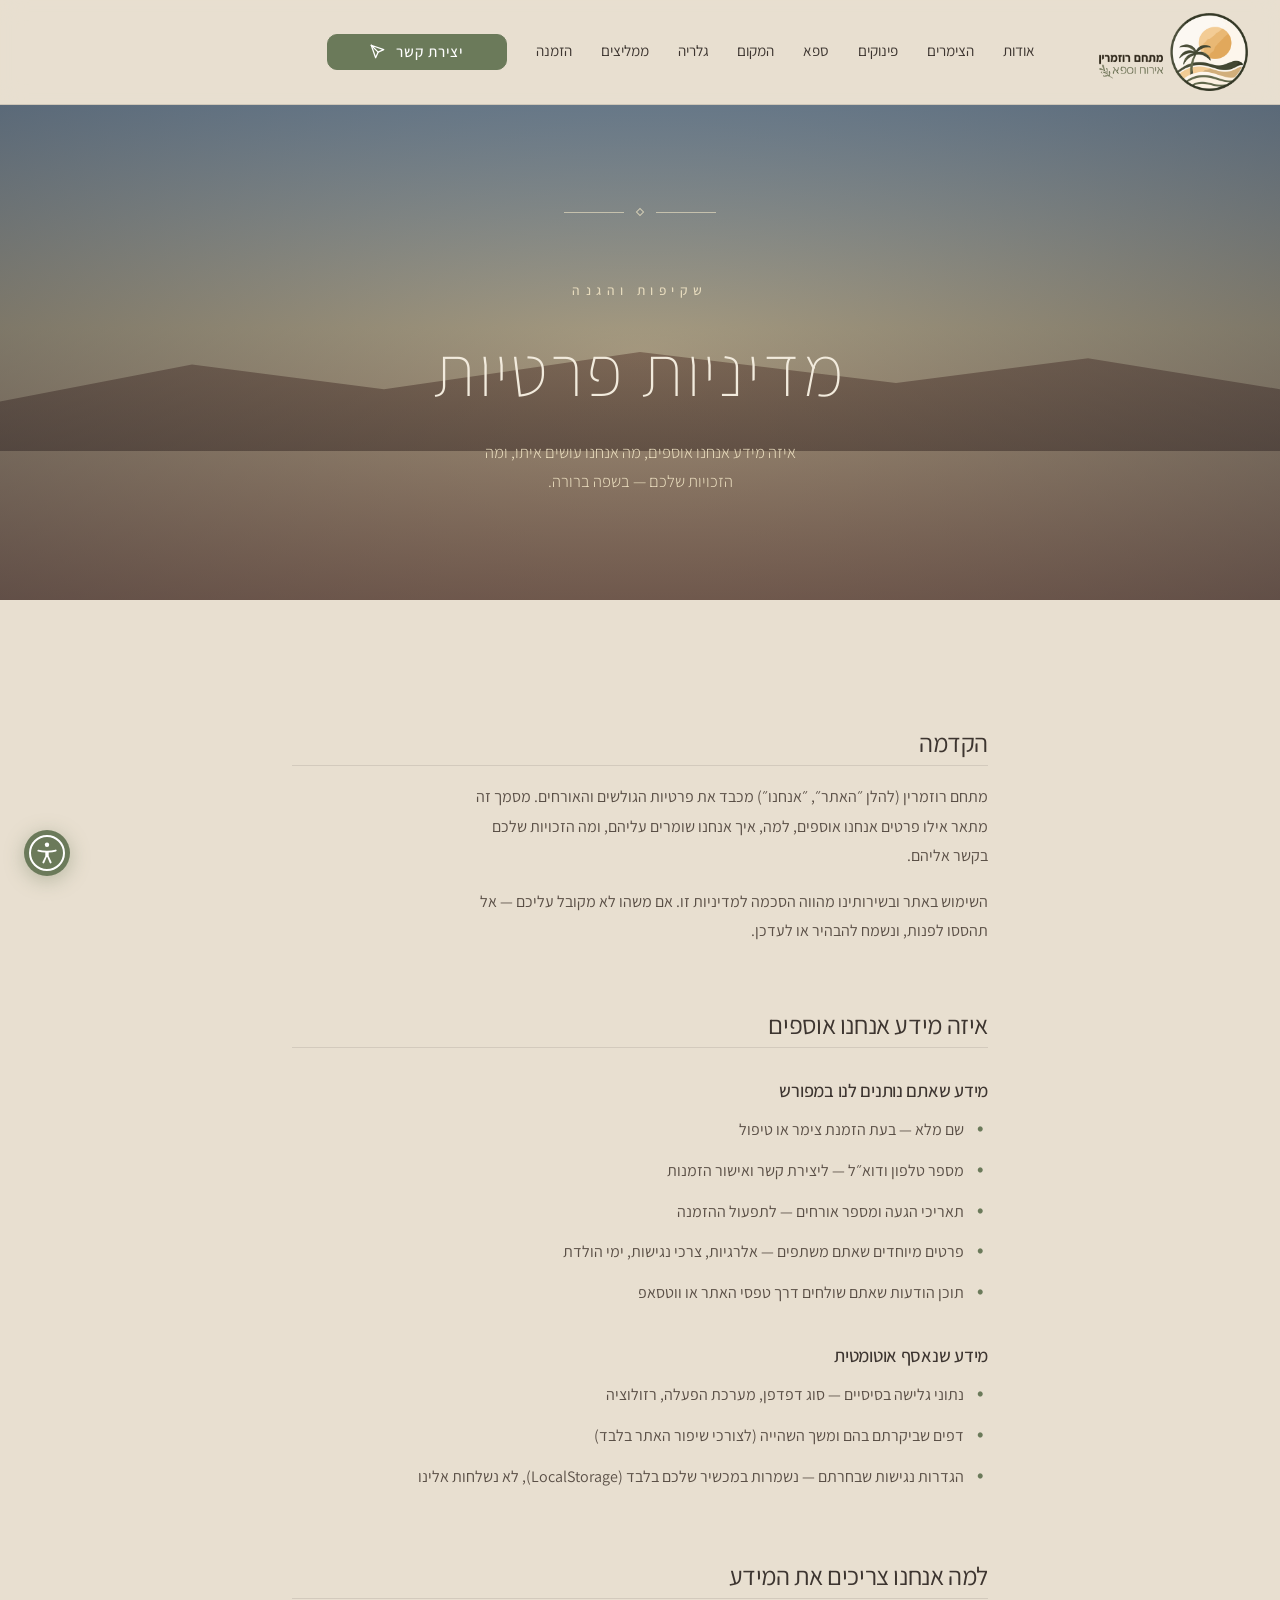
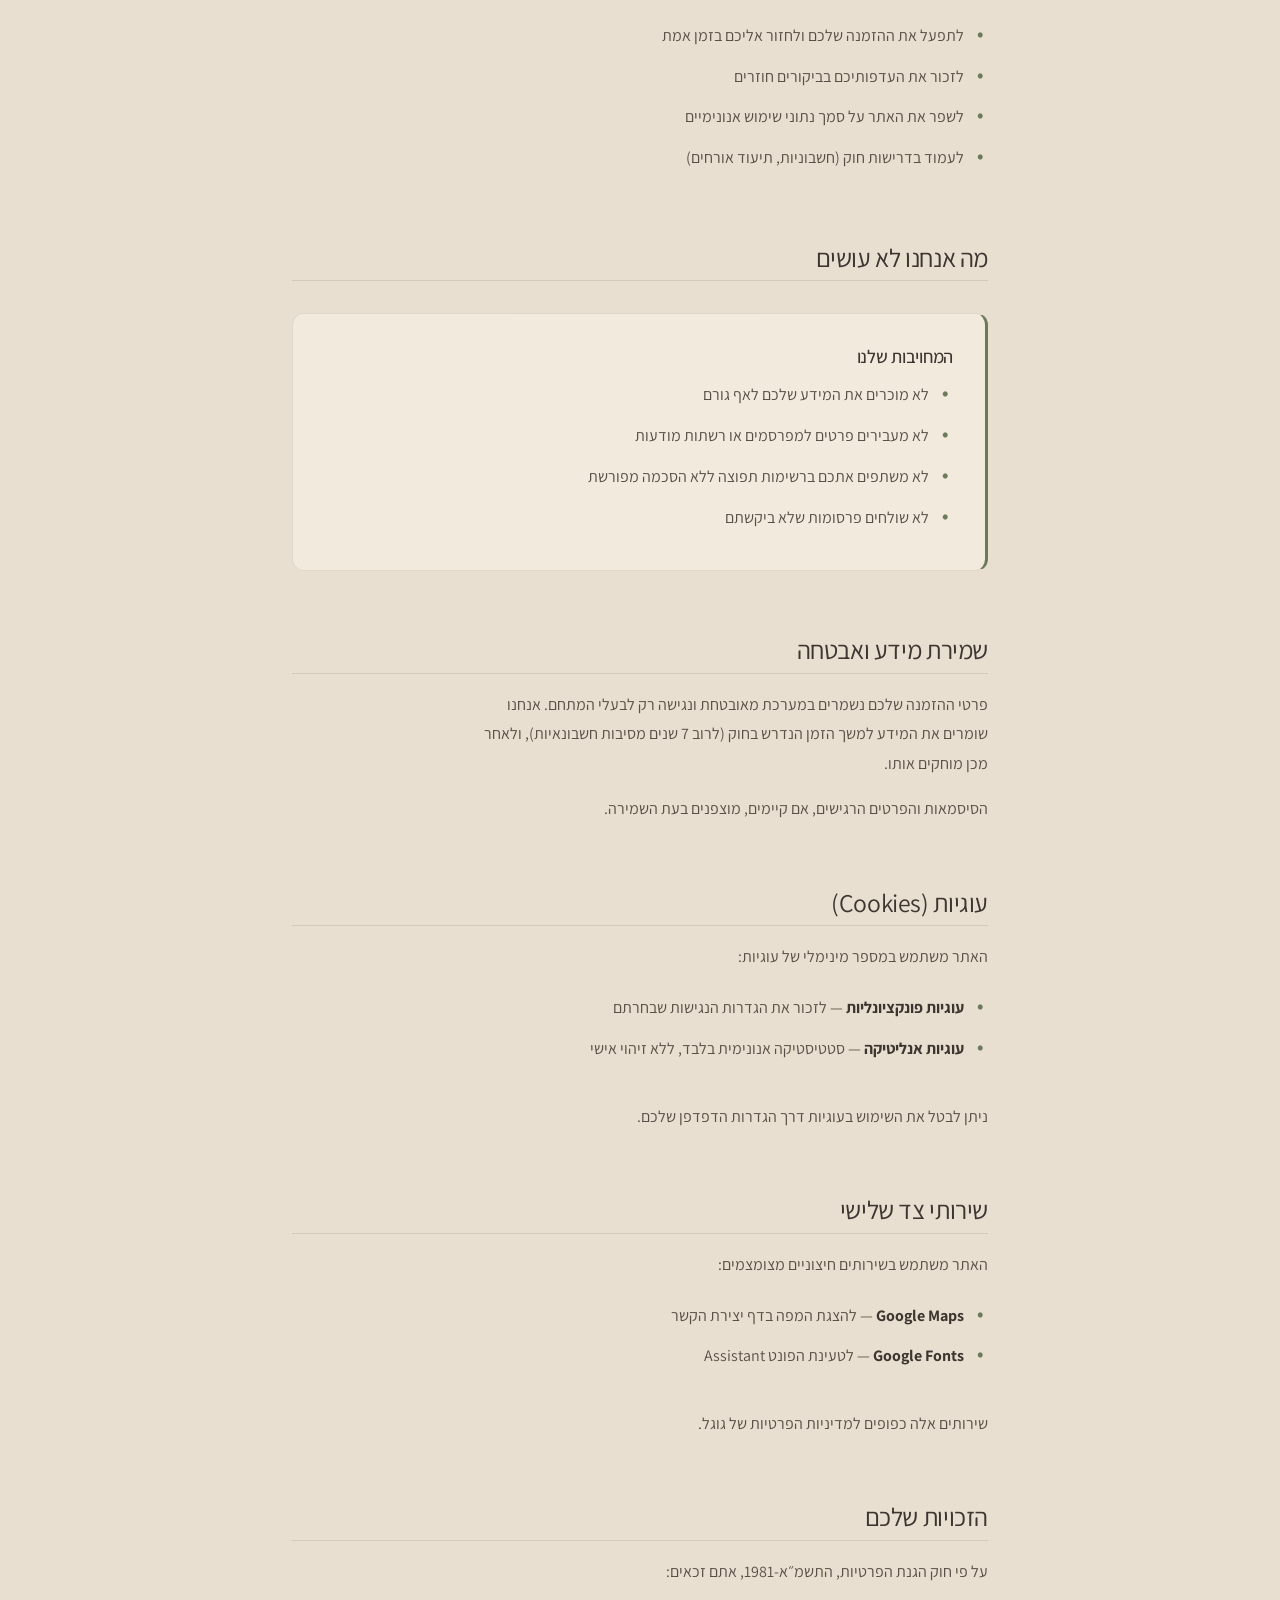
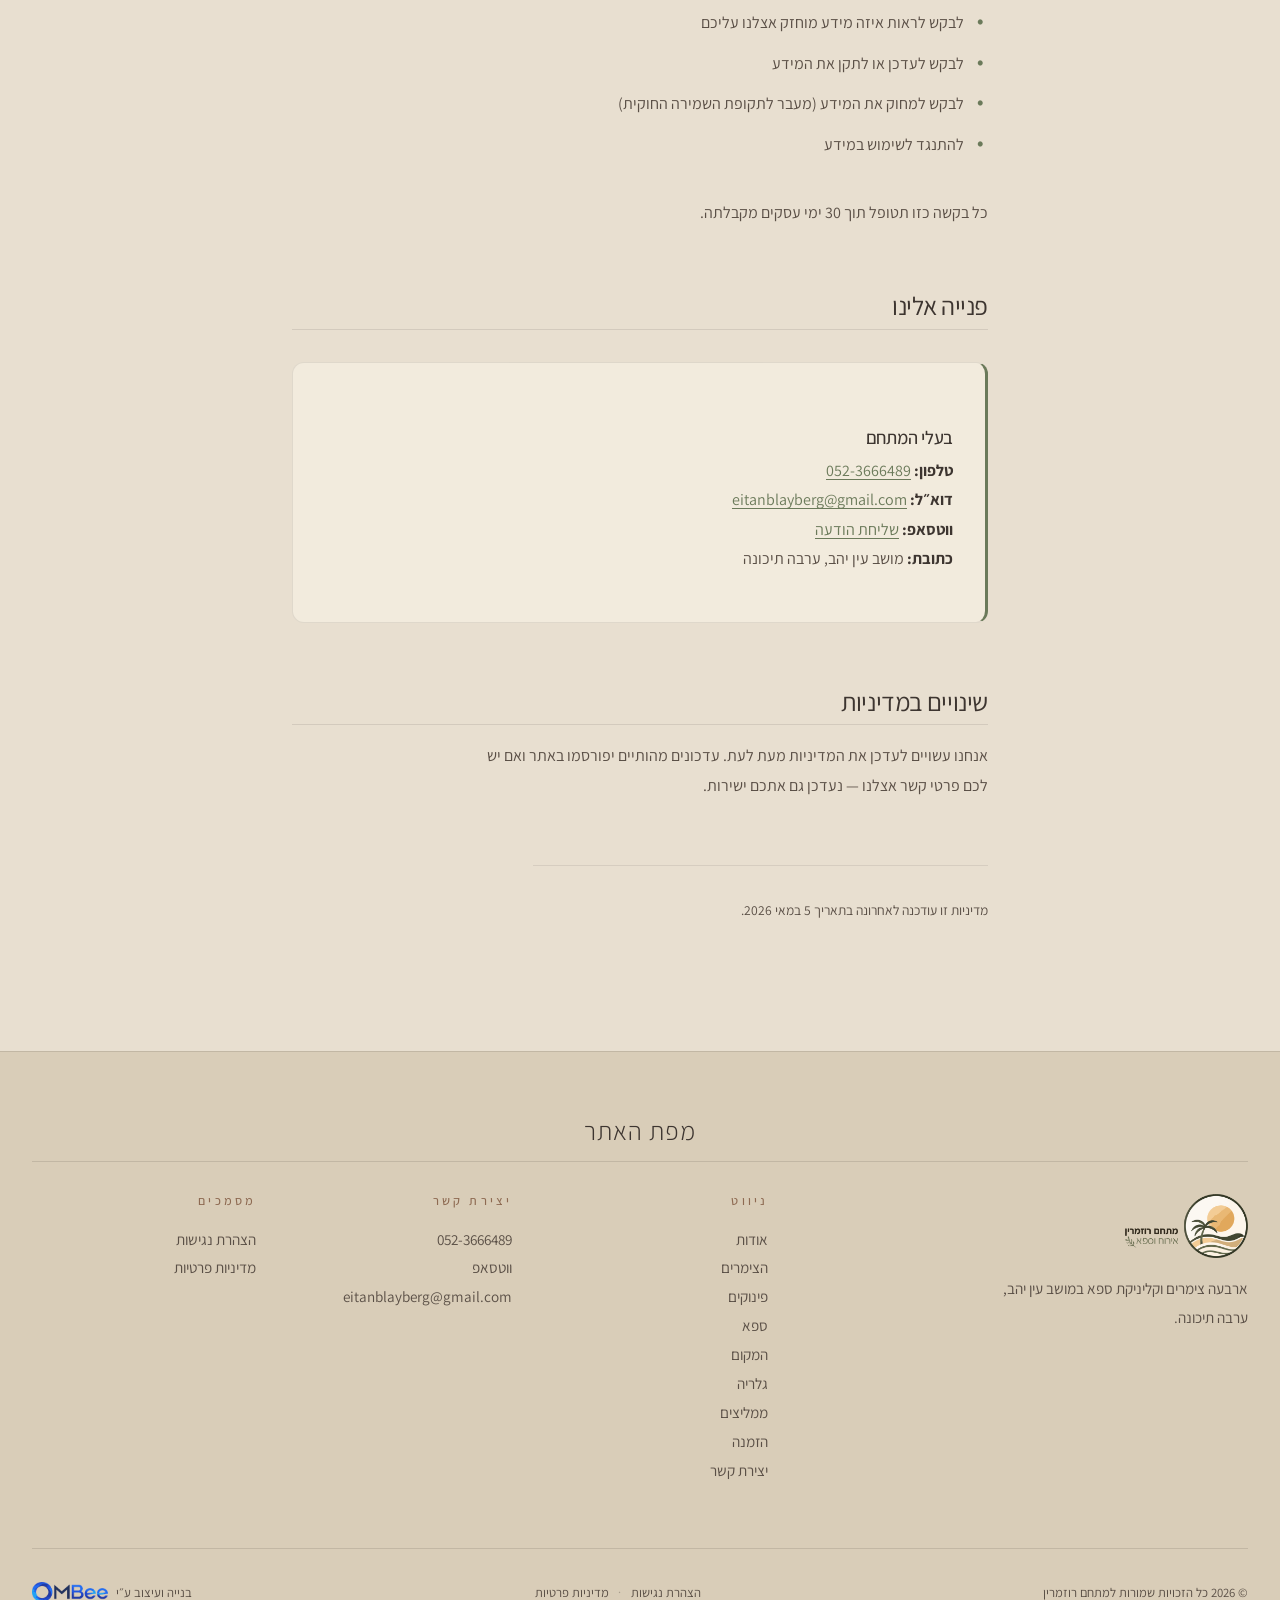
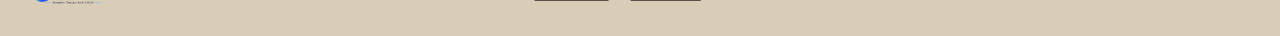
<file: privacy.html>
<!DOCTYPE html>
<html lang="he" dir="rtl">
<head>
  <meta charset="UTF-8" />
  <meta name="viewport" content="width=device-width, initial-scale=1.0" />
  <title>מדיניות פרטיות · רוזמרין</title>
  <meta name="description" content="מדיניות פרטיות מתחם רוזמרין — איזה מידע אנחנו אוספים, למה, ומה הזכויות שלכם." />

  <link rel="icon" type="image/webp" href="images/icon.webp">
  <link rel="preconnect" href="https://fonts.googleapis.com">
  <link rel="preconnect" href="https://fonts.gstatic.com" crossorigin>
  <link href="https://fonts.googleapis.com/css2?family=Assistant:wght@200;300;400;500;600;700&display=swap" rel="stylesheet">
  <link rel="stylesheet" href="styles.css?v=15">

  <style>
    .legal-content {
      max-width: 760px;
      margin: 0 auto;
      padding: var(--space-l) var(--space-m) var(--space-xl);
    }
    .legal-content h2 {
      font-weight: 400;
      font-size: 1.6rem;
      margin: var(--space-l) 0 var(--space-s);
      padding-bottom: 0.5rem;
      border-bottom: 1px solid rgba(61, 53, 48, 0.12);
    }
    .legal-content h2:first-child { margin-top: 0; }
    .legal-content h3 {
      font-weight: 500;
      font-size: 1.15rem;
      margin: var(--space-m) 0 0.5rem;
      color: var(--basalt);
    }
    .legal-content p {
      color: var(--basalt-soft);
      line-height: 1.85;
      margin-bottom: var(--space-s);
      max-width: 65ch;
    }
    .legal-content ul {
      list-style: none;
      padding: 0;
      margin-bottom: var(--space-m);
    }
    .legal-content ul li {
      position: relative;
      padding: 0.4rem 0 0.4rem 0;
      padding-right: 1.5rem;
      color: var(--basalt-soft);
      line-height: 1.75;
    }
    .legal-content ul li::before {
      content: '•';
      position: absolute;
      right: 0.3rem;
      color: var(--rosemary);
      font-weight: 700;
      font-size: 1.2rem;
      line-height: 1.2;
    }
    .legal-content .info-box {
      background: var(--sand-light);
      border: 1px solid rgba(61, 53, 48, 0.1);
      border-radius: 12px;
      padding: var(--space-m);
      margin: var(--space-m) 0;
      border-right: 3px solid var(--rosemary);
    }
    .legal-content a { color: var(--rosemary); text-decoration: underline; text-underline-offset: 3px; }
    .legal-content a:hover { color: var(--clay-dark); }
    .legal-meta {
      font-size: 0.85rem;
      color: var(--basalt-soft);
      padding-top: var(--space-m);
      border-top: 1px solid rgba(61, 53, 48, 0.1);
      margin-top: var(--space-l);
    }
  </style>
</head>
<body>

  <a href="#main" class="skip-link">דלג לתוכן הראשי</a>

  <header class="topbar">
    <div class="topbar-inner">
      <button class="nav-toggle" aria-expanded="false" aria-controls="primary-nav" aria-label="פתיחת תפריט">
        <span class="bar"></span>
        <span class="bar"></span>
        <span class="bar"></span>
      </button>
      <a href="index.html" class="logo">
        <img class="logo-mark" src="images/rosemary_desert_logo.webp" width="460" height="240" alt="מתחם רוזמרין · אירוח וספא">
      </a>
      <nav class="nav" id="primary-nav" aria-label="ניווט ראשי">
        <a href="about.html">אודות</a>
        <a href="zimmerim.html">הצימרים</a>
        <a href="pinukim.html">פינוקים</a>
        <a href="spa.html">ספא</a>
        <a href="hamakom.html">המקום</a>
        <a href="galeria.html">גלריה</a>
        <a href="mamlitzim.html">ממליצים</a>
        <a href="hazmana.html">הזמנה</a>
        <a href="contact.html" class="cta-contact">
          <span>יצירת קשר</span>
          <svg viewBox="0 0 24 24" fill="none" stroke="currentColor" stroke-width="2" stroke-linecap="round" stroke-linejoin="round" aria-hidden="true"><line x1="2" y1="2" x2="13" y2="13"/><polygon points="2 2 9 22 13 13 22 9 2 2"/></svg>
        </a>
      </nav>
    </div>
  </header>

  <main id="main">

    <section class="framed-hero" aria-labelledby="page-heading">
      <div class="scene-noon" aria-hidden="true"></div>
      <div class="hero-overlay" aria-hidden="true"></div>
      <div class="framed-hero-content">
        <div class="ornament" aria-hidden="true">
          <span class="ornament-line"></span>
          <span class="ornament-dot"></span>
          <span class="ornament-line"></span>
        </div>
        <span class="eyebrow">שקיפות והגנה</span>
        <h1 id="page-heading">מדיניות פרטיות</h1>
        <p>איזה מידע אנחנו אוספים, מה אנחנו עושים איתו, ומה הזכויות שלכם — בשפה ברורה.</p>
      </div>
    </section>

    <article class="legal-content">

      <h2>הקדמה</h2>
      <p>מתחם רוזמרין (להלן ״האתר״, ״אנחנו״) מכבד את פרטיות הגולשים והאורחים. מסמך זה מתאר אילו פרטים אנחנו אוספים, למה, איך אנחנו שומרים עליהם, ומה הזכויות שלכם בקשר אליהם.</p>
      <p>השימוש באתר ובשירותינו מהווה הסכמה למדיניות זו. אם משהו לא מקובל עליכם — אל תהססו לפנות, ונשמח להבהיר או לעדכן.</p>

      <h2>איזה מידע אנחנו אוספים</h2>
      <h3>מידע שאתם נותנים לנו במפורש</h3>
      <ul>
        <li>שם מלא — בעת הזמנת צימר או טיפול</li>
        <li>מספר טלפון ודוא״ל — ליצירת קשר ואישור הזמנות</li>
        <li>תאריכי הגעה ומספר אורחים — לתפעול ההזמנה</li>
        <li>פרטים מיוחדים שאתם משתפים — אלרגיות, צרכי נגישות, ימי הולדת</li>
        <li>תוכן הודעות שאתם שולחים דרך טפסי האתר או ווטסאפ</li>
      </ul>

      <h3>מידע שנאסף אוטומטית</h3>
      <ul>
        <li>נתוני גלישה בסיסיים — סוג דפדפן, מערכת הפעלה, רזולוציה</li>
        <li>דפים שביקרתם בהם ומשך השהייה (לצורכי שיפור האתר בלבד)</li>
        <li>הגדרות נגישות שבחרתם — נשמרות במכשיר שלכם בלבד (LocalStorage), לא נשלחות אלינו</li>
      </ul>

      <h2>למה אנחנו צריכים את המידע</h2>
      <ul>
        <li>לתפעל את ההזמנה שלכם ולחזור אליכם בזמן אמת</li>
        <li>לזכור את העדפותיכם בביקורים חוזרים</li>
        <li>לשפר את האתר על סמך נתוני שימוש אנונימיים</li>
        <li>לעמוד בדרישות חוק (חשבוניות, תיעוד אורחים)</li>
      </ul>

      <h2>מה אנחנו לא עושים</h2>
      <div class="info-box">
        <h3 style="margin-top: 0;">המחויבות שלנו</h3>
        <ul style="margin-bottom: 0;">
          <li>לא מוכרים את המידע שלכם לאף גורם</li>
          <li>לא מעבירים פרטים למפרסמים או רשתות מודעות</li>
          <li>לא משתפים אתכם ברשימות תפוצה ללא הסכמה מפורשת</li>
          <li>לא שולחים פרסומות שלא ביקשתם</li>
        </ul>
      </div>

      <h2>שמירת מידע ואבטחה</h2>
      <p>פרטי ההזמנה שלכם נשמרים במערכת מאובטחת ונגישה רק לבעלי המתחם. אנחנו שומרים את המידע למשך הזמן הנדרש בחוק (לרוב 7 שנים מסיבות חשבונאיות), ולאחר מכן מוחקים אותו.</p>
      <p>הסיסמאות והפרטים הרגישים, אם קיימים, מוצפנים בעת השמירה.</p>

      <h2>עוגיות (Cookies)</h2>
      <p>האתר משתמש במספר מינימלי של עוגיות:</p>
      <ul>
        <li><strong style="color: var(--basalt);">עוגיות פונקציונליות</strong> — לזכור את הגדרות הנגישות שבחרתם</li>
        <li><strong style="color: var(--basalt);">עוגיות אנליטיקה</strong> — סטטיסטיקה אנונימית בלבד, ללא זיהוי אישי</li>
      </ul>
      <p>ניתן לבטל את השימוש בעוגיות דרך הגדרות הדפדפן שלכם.</p>

      <h2>שירותי צד שלישי</h2>
      <p>האתר משתמש בשירותים חיצוניים מצומצמים:</p>
      <ul>
        <li><strong style="color: var(--basalt);">Google Maps</strong> — להצגת המפה בדף יצירת הקשר</li>
        <li><strong style="color: var(--basalt);">Google Fonts</strong> — לטעינת הפונט Assistant</li>
      </ul>
      <p>שירותים אלה כפופים למדיניות הפרטיות של גוגל.</p>

      <h2>הזכויות שלכם</h2>
      <p>על פי חוק הגנת הפרטיות, התשמ״א-1981, אתם זכאים:</p>
      <ul>
        <li>לבקש לראות איזה מידע מוחזק אצלנו עליכם</li>
        <li>לבקש לעדכן או לתקן את המידע</li>
        <li>לבקש למחוק את המידע (מעבר לתקופת השמירה החוקית)</li>
        <li>להתנגד לשימוש במידע</li>
      </ul>
      <p>כל בקשה כזו תטופל תוך 30 ימי עסקים מקבלתה.</p>

      <h2>פנייה אלינו</h2>
      <div class="info-box">
        <h3>בעלי המתחם</h3>
        <p style="margin-top: 0.5rem;">
          <strong style="color: var(--basalt);">טלפון:</strong> <a href="tel:0523666489">052-3666489</a><br>
          <strong style="color: var(--basalt);">דוא״ל:</strong> <a href="mailto:eitanblayberg@gmail.com">eitanblayberg@gmail.com</a><br>
          <strong style="color: var(--basalt);">ווטסאפ:</strong> <a href="https://wa.me/972523666489">שליחת הודעה</a><br>
          <strong style="color: var(--basalt);">כתובת:</strong> מושב עין יהב, ערבה תיכונה
        </p>
      </div>

      <h2>שינויים במדיניות</h2>
      <p>אנחנו עשויים לעדכן את המדיניות מעת לעת. עדכונים מהותיים יפורסמו באתר ואם יש לכם פרטי קשר אצלנו — נעדכן גם אתכם ישירות.</p>

      <p class="legal-meta">מדיניות זו עודכנה לאחרונה בתאריך 5 במאי 2026.</p>
    </article>

  </main>

  <footer>
    <h3 class="footer-map-title">מפת האתר</h3>
    <div class="footer-inner">
      <div class="footer-col footer-brand">
        <a href="index.html" class="logo">
          <img class="logo-mark" src="images/rosemary_desert_logo.webp" width="460" height="240" loading="lazy" decoding="async" alt="מתחם רוזמרין · אירוח וספא">
        </a>
        <p>ארבעה צימרים וקליניקת ספא במושב עין יהב, ערבה תיכונה.</p>
      </div>
      <div class="footer-col"><h4>ניווט</h4><p><a href="about.html">אודות</a><br><a href="zimmerim.html">הצימרים</a><br><a href="pinukim.html">פינוקים</a><br><a href="spa.html">ספא</a><br><a href="hamakom.html">המקום</a><br><a href="galeria.html">גלריה</a><br><a href="mamlitzim.html">ממליצים</a><br><a href="hazmana.html">הזמנה</a><br><a href="contact.html">יצירת קשר</a></p></div>
      <div class="footer-col"><h4>יצירת קשר</h4><p><a href="tel:0523666489">052-3666489</a><br><a href="https://wa.me/972523666489">ווטסאפ</a><br><a href="mailto:eitanblayberg@gmail.com">eitanblayberg@gmail.com</a></p></div>
      <div class="footer-col">
        <h4>מסמכים</h4>
        <p>
          <a href="accessibility.html">הצהרת נגישות</a><br>
          <a href="privacy.html">מדיניות פרטיות</a>
        </p>
      </div>
    </div>
    <div class="footer-bottom"><span>&copy; 2026 כל הזכויות שמורות למתחם רוזמרין</span><span class="footer-legal-links"><a href="accessibility.html">הצהרת נגישות</a><span aria-hidden="true">·</span><a href="privacy.html">מדיניות פרטיות</a></span><span class="credit">בנייה ועיצוב ע״י <a href="https://ombee.co.il" target="_blank" rel="noopener noreferrer" aria-label="לאתר OMBee"><img src="images/ombee-logo.webp" width="229" height="66" loading="lazy" decoding="async" alt="OMBee"></a></span></div>
  </footer>

  <script src="script.js?v=9" defer></script>
  <script src="accessibility.js?v=1" defer></script>
</body>
</html>
</file>
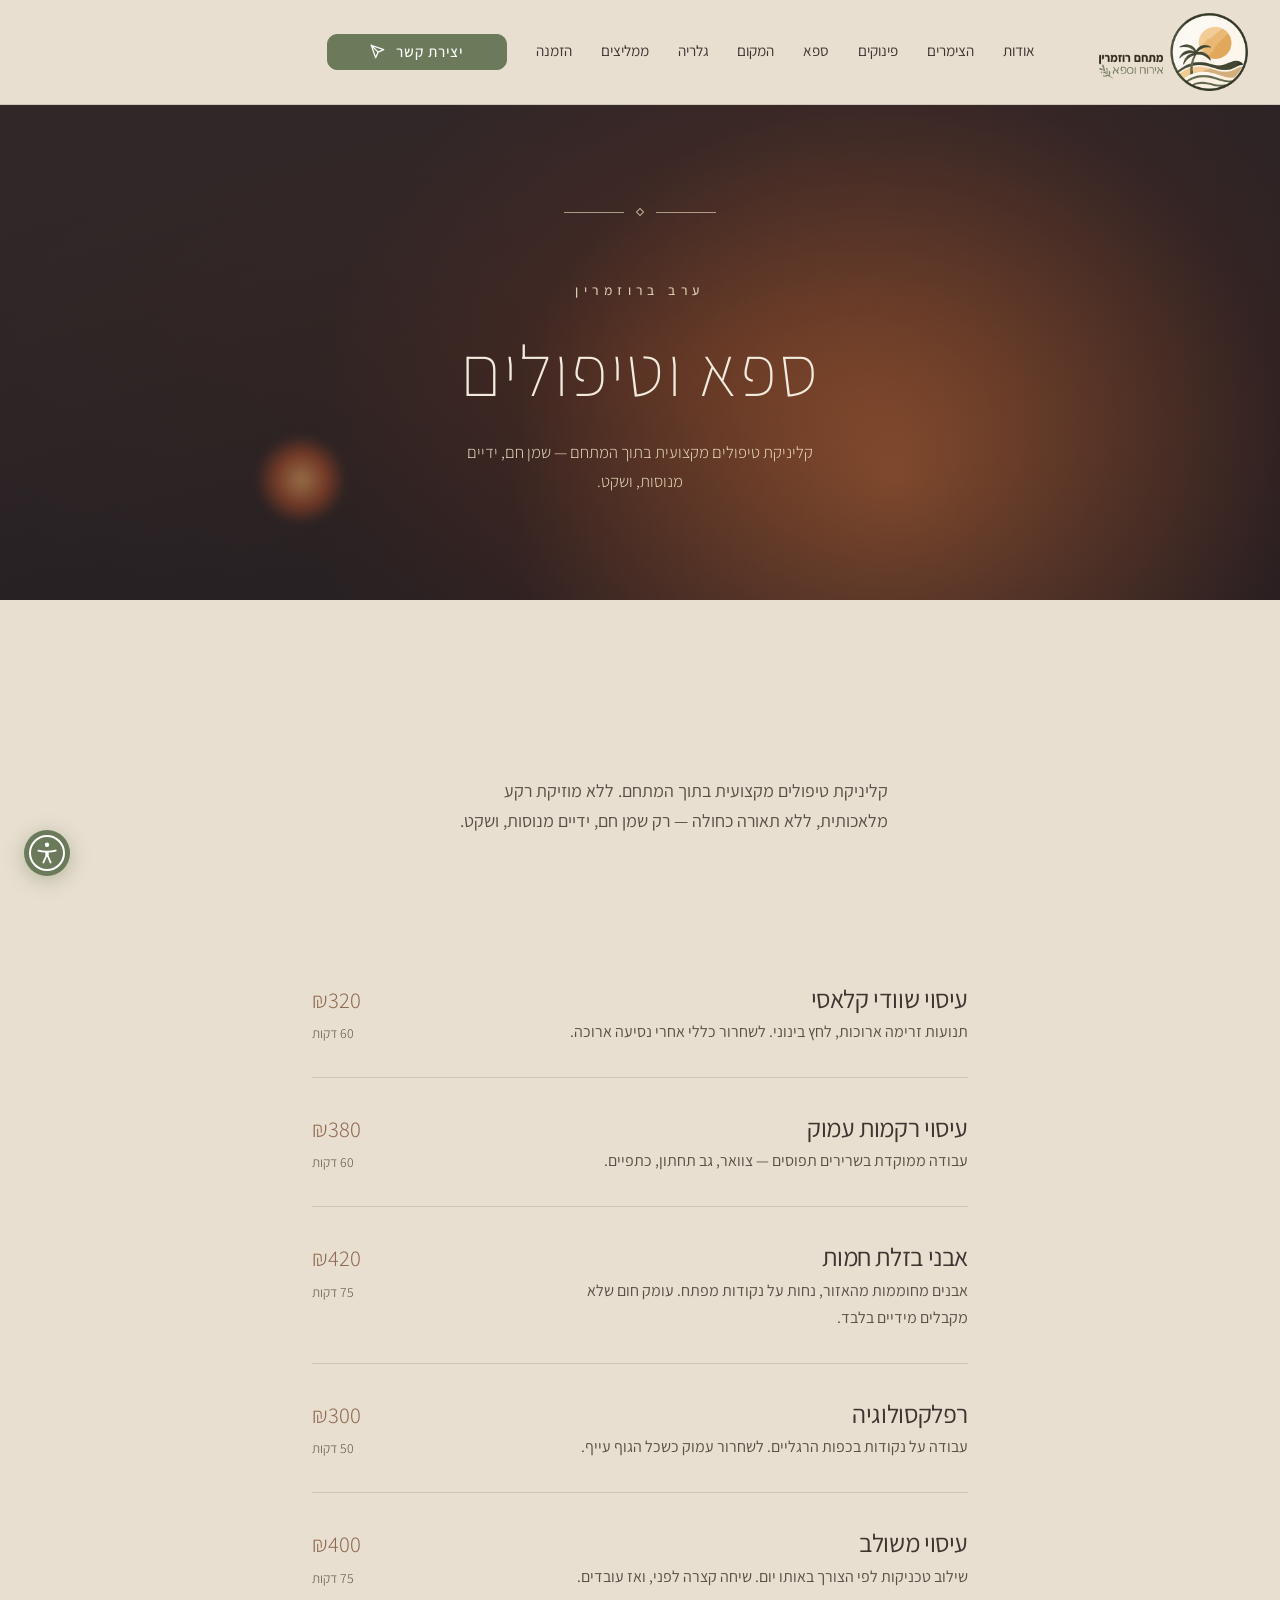
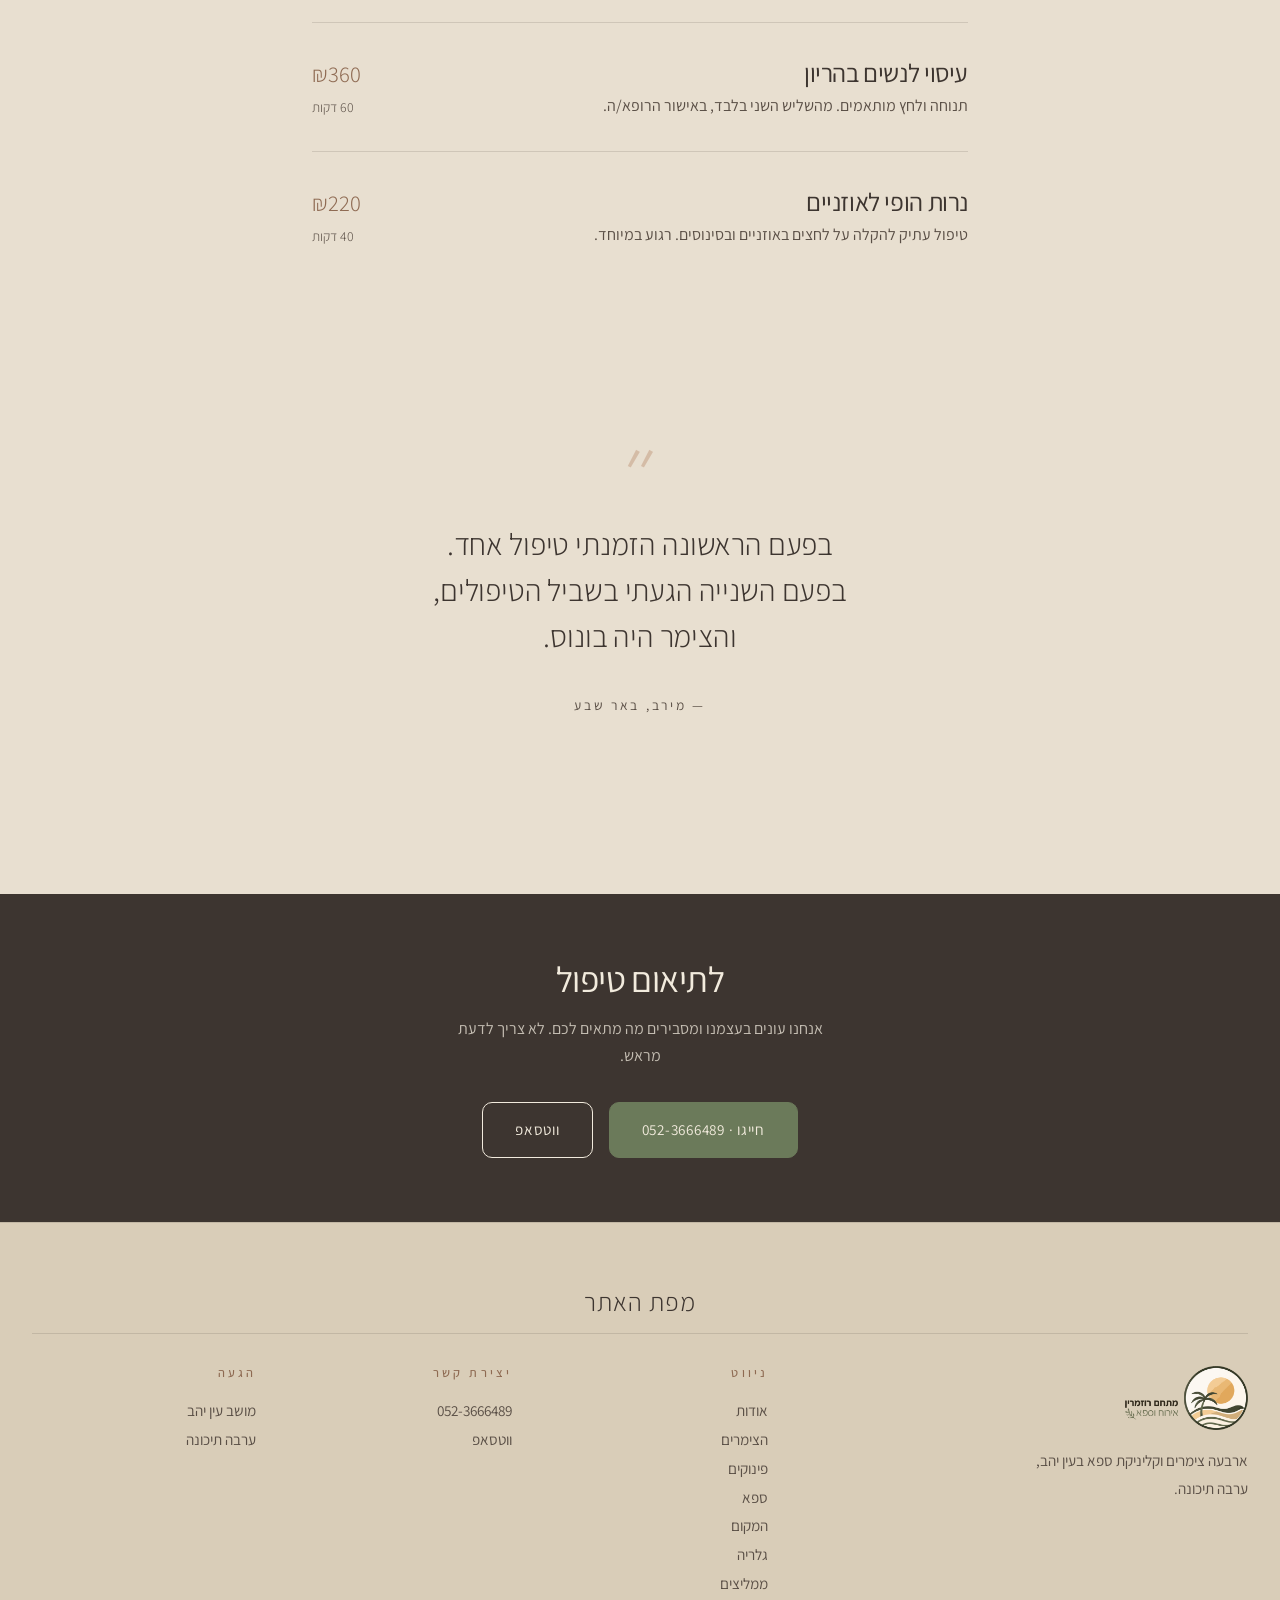
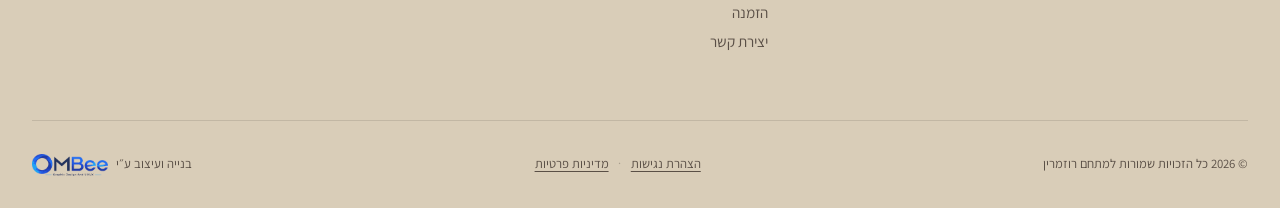
<file: spa.html>
<!DOCTYPE html>
<html lang="he" dir="rtl">
<head>
  <meta charset="UTF-8" />
  <meta name="viewport" content="width=device-width, initial-scale=1.0" />
  <title>ספא וטיפולים · רוזמרין</title>
  <link rel="icon" type="image/webp" href="images/icon.webp">
  <link rel="preconnect" href="https://fonts.googleapis.com">
  <link rel="preconnect" href="https://fonts.gstatic.com" crossorigin>
  <link href="https://fonts.googleapis.com/css2?family=Assistant:wght@200;300;400;500;600;700&display=swap" rel="stylesheet">
  <link rel="stylesheet" href="styles.css?v=15">
  <style>
    .menu { max-width: 720px; margin: 0 auto; padding: 0 var(--space-m); }
    .menu-item {
      display: grid;
      grid-template-columns: 1fr auto;
      gap: var(--space-m);
      padding: var(--space-m) 0;
      border-bottom: var(--rule);
      align-items: baseline;
    }
    .menu-item:last-child { border-bottom: none; }
    .menu-item h3 { font-size: 1.6rem; margin-bottom: 0.3rem; }
    .menu-item p { color: var(--basalt-soft); max-width: 50ch; }
    .menu-meta { text-align: left; white-space: nowrap; font-family: 'Assistant', sans-serif; font-weight: 300; }
    .menu-meta .price { font-size: 1.4rem; color: var(--clay-dark); }
    .menu-meta .duration { font-size: 0.85rem; color: var(--basalt-soft); display: block; margin-top: 0.2rem; }
  </style>
</head>
<body>

  <header class="topbar">
    <div class="topbar-inner">
      <button class="nav-toggle" aria-expanded="false" aria-controls="primary-nav" aria-label="פתיחת תפריט">
        <span class="bar"></span>
        <span class="bar"></span>
        <span class="bar"></span>
      </button>
      <a href="index.html" class="logo">
        <img class="logo-mark" src="images/rosemary_desert_logo.webp" width="460" height="240" alt="מתחם רוזמרין · אירוח וספא">
      </a>
      <nav class="nav" id="primary-nav" aria-label="ניווט ראשי">
        <a href="about.html">אודות</a>
        <a href="zimmerim.html">הצימרים</a>
        <a href="pinukim.html">פינוקים</a>
        <a href="spa.html" aria-current="page">ספא</a>
        <a href="hamakom.html">המקום</a>
        <a href="galeria.html">גלריה</a>
        <a href="mamlitzim.html">ממליצים</a>
        <a href="hazmana.html">הזמנה</a>
        <a href="contact.html" class="cta-contact">
          <span>יצירת קשר</span>
          <svg viewBox="0 0 24 24" fill="none" stroke="currentColor" stroke-width="2" stroke-linecap="round" stroke-linejoin="round" aria-hidden="true"><line x1="2" y1="2" x2="13" y2="13"/><polygon points="2 2 9 22 13 13 22 9 2 2"/></svg>
        </a>
      </nav>
    </div>
  </header>

  <section class="framed-hero" aria-labelledby="page-heading">
    <div class="scene-evening" aria-hidden="true"></div>
    <div class="hero-overlay" aria-hidden="true"></div>
    <div class="framed-hero-content">
      <div class="ornament" aria-hidden="true">
        <span class="ornament-line"></span>
        <span class="ornament-dot"></span>
        <span class="ornament-line"></span>
      </div>
      <span class="eyebrow">ערב ברוזמרין</span>
      <h1 id="page-heading">ספא וטיפולים</h1>
      <p>קליניקת טיפולים מקצועית בתוך המתחם — שמן חם, ידיים מנוסות, ושקט.</p>
    </div>
  </section>

  <section class="stub-body">
    <p class="lead">קליניקת טיפולים מקצועית בתוך המתחם. ללא מוזיקת רקע מלאכותית, ללא תאורה כחולה — רק שמן חם, ידיים מנוסות, ושקט.</p>
  </section>

  <div class="menu">
    <div class="menu-item">
      <div>
        <h3>עיסוי שוודי קלאסי</h3>
        <p>תנועות זרימה ארוכות, לחץ בינוני. לשחרור כללי אחרי נסיעה ארוכה.</p>
      </div>
      <div class="menu-meta">
        <span class="price">₪320</span>
        <span class="duration">60 דקות</span>
      </div>
    </div>

    <div class="menu-item">
      <div>
        <h3>עיסוי רקמות עמוק</h3>
        <p>עבודה ממוקדת בשרירים תפוסים — צוואר, גב תחתון, כתפיים.</p>
      </div>
      <div class="menu-meta">
        <span class="price">₪380</span>
        <span class="duration">60 דקות</span>
      </div>
    </div>

    <div class="menu-item">
      <div>
        <h3>אבני בזלת חמות</h3>
        <p>אבנים מחוממות מהאזור, נחות על נקודות מפתח. עומק חום שלא מקבלים מידיים בלבד.</p>
      </div>
      <div class="menu-meta">
        <span class="price">₪420</span>
        <span class="duration">75 דקות</span>
      </div>
    </div>

    <div class="menu-item">
      <div>
        <h3>רפלקסולוגיה</h3>
        <p>עבודה על נקודות בכפות הרגליים. לשחרור עמוק כשכל הגוף עייף.</p>
      </div>
      <div class="menu-meta">
        <span class="price">₪300</span>
        <span class="duration">50 דקות</span>
      </div>
    </div>

    <div class="menu-item">
      <div>
        <h3>עיסוי משולב</h3>
        <p>שילוב טכניקות לפי הצורך באותו יום. שיחה קצרה לפני, ואז עובדים.</p>
      </div>
      <div class="menu-meta">
        <span class="price">₪400</span>
        <span class="duration">75 דקות</span>
      </div>
    </div>

    <div class="menu-item">
      <div>
        <h3>עיסוי לנשים בהריון</h3>
        <p>תנוחה ולחץ מותאמים. מהשליש השני בלבד, באישור הרופא/ה.</p>
      </div>
      <div class="menu-meta">
        <span class="price">₪360</span>
        <span class="duration">60 דקות</span>
      </div>
    </div>

    <div class="menu-item">
      <div>
        <h3>נרות הופי לאוזניים</h3>
        <p>טיפול עתיק להקלה על לחצים באוזניים ובסינוסים. רגוע במיוחד.</p>
      </div>
      <div class="menu-meta">
        <span class="price">₪220</span>
        <span class="duration">40 דקות</span>
      </div>
    </div>
  </div>

  <section class="testimonial">
    <span class="quote-mark">״</span>
    <blockquote>
      בפעם הראשונה הזמנתי טיפול אחד. בפעם השנייה הגעתי בשביל הטיפולים, והצימר היה בונוס.
    </blockquote>
    <cite>— מירב, באר שבע</cite>
  </section>

  <section class="cta-strip">
    <h2>לתיאום טיפול</h2>
    <p>אנחנו עונים בעצמנו ומסבירים מה מתאים לכם. לא צריך לדעת מראש.</p>
    <div class="cta-buttons">
      <a href="tel:0523666489" class="btn btn-primary">חייגו · 052-3666489</a>
      <a href="https://wa.me/972523666489" class="btn">ווטסאפ</a>
    </div>
  </section>

  <footer>
    <h3 class="footer-map-title">מפת האתר</h3>
    <div class="footer-inner">
      <div class="footer-col footer-brand">
        <a href="index.html" class="logo">
          <img class="logo-mark" src="images/rosemary_desert_logo.webp" width="460" height="240" loading="lazy" decoding="async" alt="מתחם רוזמרין · אירוח וספא">
                  </a>
        <p>ארבעה צימרים וקליניקת ספא בעין יהב, ערבה תיכונה.</p>
      </div>
      <div class="footer-col"><h4>ניווט</h4><p><a href="about.html">אודות</a><br><a href="zimmerim.html">הצימרים</a><br><a href="pinukim.html">פינוקים</a><br><a href="spa.html">ספא</a><br><a href="hamakom.html">המקום</a><br><a href="galeria.html">גלריה</a><br><a href="mamlitzim.html">ממליצים</a><br><a href="hazmana.html">הזמנה</a><br><a href="contact.html">יצירת קשר</a></p></div>
      <div class="footer-col"><h4>יצירת קשר</h4><p><a href="tel:0523666489">052-3666489</a><br><a href="https://wa.me/972523666489">ווטסאפ</a></p></div>
      <div class="footer-col"><h4>הגעה</h4><p>מושב עין יהב<br>ערבה תיכונה</p></div>
    </div>
    <div class="footer-bottom"><span>&copy; 2026 כל הזכויות שמורות למתחם רוזמרין</span><span class="footer-legal-links"><a href="accessibility.html">הצהרת נגישות</a><span aria-hidden="true">·</span><a href="privacy.html">מדיניות פרטיות</a></span><span class="credit">בנייה ועיצוב ע״י <a href="https://ombee.co.il" target="_blank" rel="noopener noreferrer" aria-label="לאתר OMBee"><img src="images/ombee-logo.webp" width="229" height="66" loading="lazy" decoding="async" alt="OMBee"></a></span></div>
  </footer>

  <script src="script.js?v=9" defer></script>
  <script src="accessibility.js?v=1" defer></script>
</body>
</html>
</file>
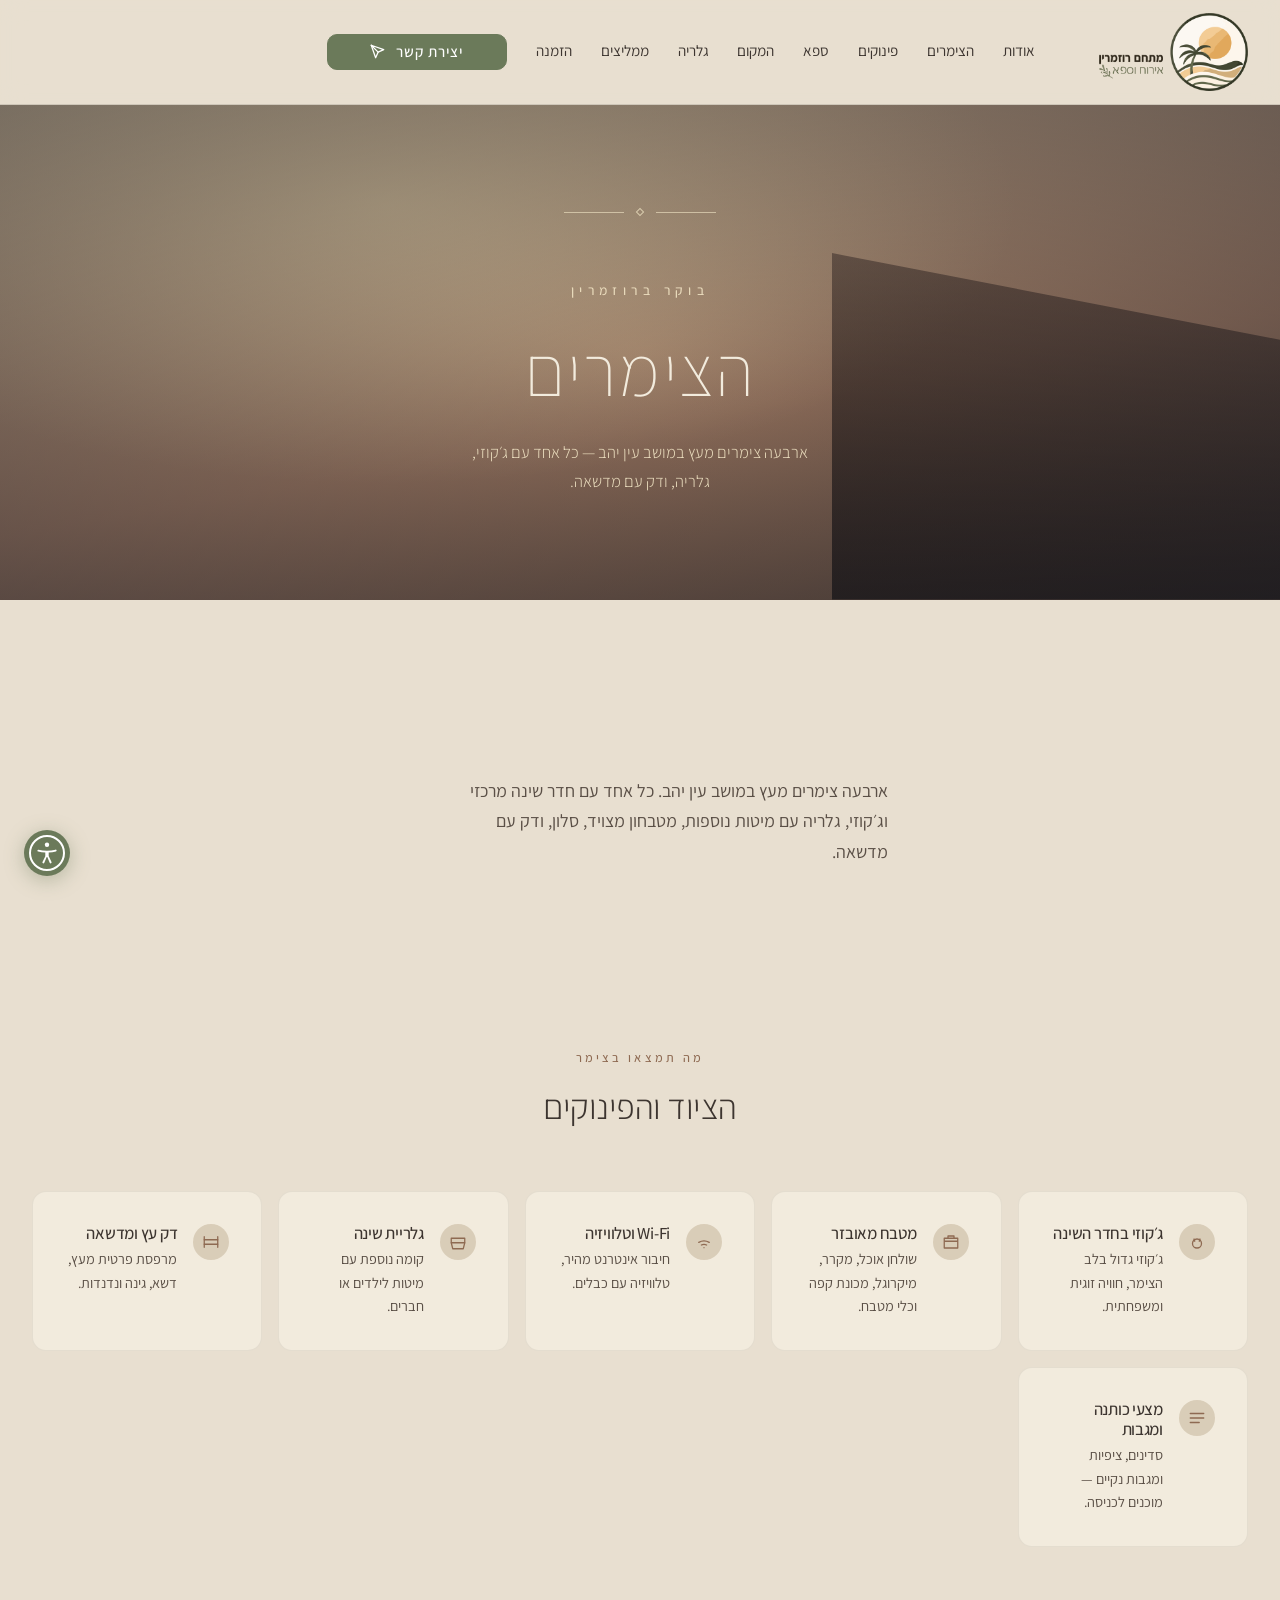
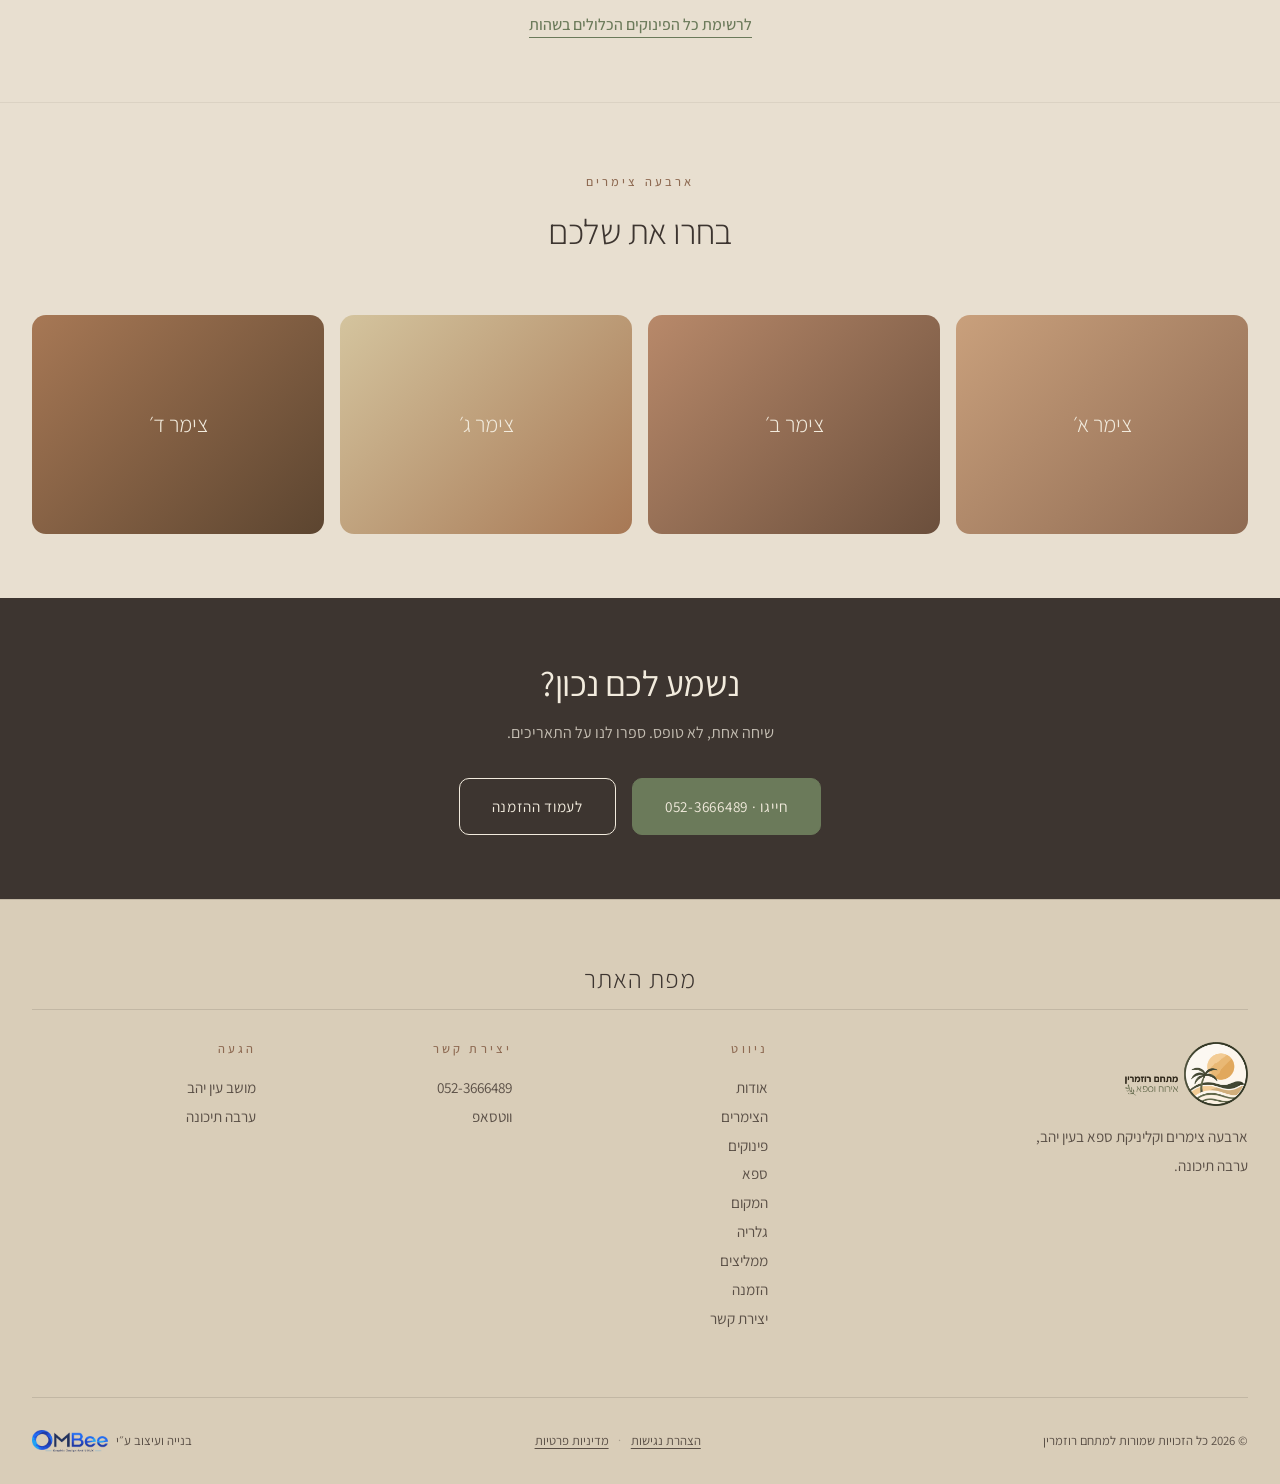
<file: zimmerim.html>
<!DOCTYPE html>
<html lang="he" dir="rtl">
<head>
  <meta charset="UTF-8" />
  <meta name="viewport" content="width=device-width, initial-scale=1.0" />
  <title>הצימרים · רוזמרין</title>
  <link rel="icon" type="image/webp" href="images/icon.webp">
  <link rel="preconnect" href="https://fonts.googleapis.com">
  <link rel="preconnect" href="https://fonts.gstatic.com" crossorigin>
  <link href="https://fonts.googleapis.com/css2?family=Assistant:wght@200;300;400;500;600;700&display=swap" rel="stylesheet">
  <link rel="stylesheet" href="styles.css?v=15">
</head>
<body>

  <header class="topbar">
    <div class="topbar-inner">
      <button class="nav-toggle" aria-expanded="false" aria-controls="primary-nav" aria-label="פתיחת תפריט">
        <span class="bar"></span>
        <span class="bar"></span>
        <span class="bar"></span>
      </button>
      <a href="index.html" class="logo">
        <img class="logo-mark" src="images/rosemary_desert_logo.webp" width="460" height="240" alt="מתחם רוזמרין · אירוח וספא">
      </a>
      <nav class="nav" id="primary-nav" aria-label="ניווט ראשי">
        <a href="about.html">אודות</a>
        <a href="zimmerim.html" aria-current="page">הצימרים</a>
        <a href="pinukim.html">פינוקים</a>
        <a href="spa.html">ספא</a>
        <a href="hamakom.html">המקום</a>
        <a href="galeria.html">גלריה</a>
        <a href="mamlitzim.html">ממליצים</a>
        <a href="hazmana.html">הזמנה</a>
        <a href="contact.html" class="cta-contact">
          <span>יצירת קשר</span>
          <svg viewBox="0 0 24 24" fill="none" stroke="currentColor" stroke-width="2" stroke-linecap="round" stroke-linejoin="round" aria-hidden="true"><line x1="2" y1="2" x2="13" y2="13"/><polygon points="2 2 9 22 13 13 22 9 2 2"/></svg>
        </a>
      </nav>
    </div>
  </header>

  <section class="framed-hero" aria-labelledby="page-heading">
    <div class="scene-morning" aria-hidden="true"></div>
    <div class="hero-overlay" aria-hidden="true"></div>
    <div class="framed-hero-content">
      <div class="ornament" aria-hidden="true">
        <span class="ornament-line"></span>
        <span class="ornament-dot"></span>
        <span class="ornament-line"></span>
      </div>
      <span class="eyebrow">בוקר ברוזמרין</span>
      <h1 id="page-heading">הצימרים</h1>
      <p>ארבעה צימרים מעץ במושב עין יהב — כל אחד עם ג׳קוזי, גלריה, ודק עם מדשאה.</p>
    </div>
  </section>

  <section class="stub-body">
    <p class="lead">ארבעה צימרים מעץ במושב עין יהב. כל אחד עם חדר שינה מרכזי וג׳קוזי, גלריה עם מיטות נוספות, מטבחון מצויד, סלון, ודק עם מדשאה.</p>
  </section>

  <!-- ===== Cottage amenities ===== -->
  <section style="max-width: var(--max-w); margin: 0 auto; padding: var(--space-l) var(--space-m);">
    <div style="text-align: center; max-width: 600px; margin: 0 auto var(--space-l);">
      <span class="eyebrow">מה תמצאו בצימר</span>
      <h2 style="font-weight: 300; margin-top: var(--space-s); font-size: clamp(1.6rem, 3vw, 2.2rem);">הציוד והפינוקים</h2>
    </div>

    <div style="display: grid; grid-template-columns: repeat(auto-fit, minmax(220px, 1fr)); gap: var(--space-s);">

      <article style="border-radius: 14px; background: var(--sand-light); border: 1px solid rgba(61, 53, 48, 0.08); padding: var(--space-m); display: flex; gap: var(--space-s); align-items: flex-start;">
        <span style="width: 36px; height: 36px; border-radius: 50%; background: var(--sand-deep); display: flex; align-items: center; justify-content: center; flex-shrink: 0;" aria-hidden="true">
          <svg viewBox="0 0 24 24" width="18" height="18" fill="none" stroke="var(--clay-dark)" stroke-width="1.7" stroke-linecap="round" stroke-linejoin="round"><circle cx="12" cy="14" r="6"/><path d="M9 11l-1-3M15 11l1-3"/></svg>
        </span>
        <div>
          <h3 style="font-size: 1.05rem; font-weight: 500; margin-bottom: 0.25rem;">ג׳קוזי בחדר השינה</h3>
          <p style="font-size: 0.9rem; color: var(--basalt-soft); line-height: 1.65;">ג׳קוזי גדול בלב הצימר, חוויה זוגית ומשפחתית.</p>
        </div>
      </article>

      <article style="border-radius: 14px; background: var(--sand-light); border: 1px solid rgba(61, 53, 48, 0.08); padding: var(--space-m); display: flex; gap: var(--space-s); align-items: flex-start;">
        <span style="width: 36px; height: 36px; border-radius: 50%; background: var(--sand-deep); display: flex; align-items: center; justify-content: center; flex-shrink: 0;" aria-hidden="true">
          <svg viewBox="0 0 24 24" width="18" height="18" fill="none" stroke="var(--clay-dark)" stroke-width="1.7" stroke-linecap="round" stroke-linejoin="round"><path d="M3 7h18v13H3zM3 11h18M8 7V4h8v3"/></svg>
        </span>
        <div>
          <h3 style="font-size: 1.05rem; font-weight: 500; margin-bottom: 0.25rem;">מטבח מאובזר</h3>
          <p style="font-size: 0.9rem; color: var(--basalt-soft); line-height: 1.65;">שולחן אוכל, מקרר, מיקרוגל, מכונת קפה וכלי מטבח.</p>
        </div>
      </article>

      <article style="border-radius: 14px; background: var(--sand-light); border: 1px solid rgba(61, 53, 48, 0.08); padding: var(--space-m); display: flex; gap: var(--space-s); align-items: flex-start;">
        <span style="width: 36px; height: 36px; border-radius: 50%; background: var(--sand-deep); display: flex; align-items: center; justify-content: center; flex-shrink: 0;" aria-hidden="true">
          <svg viewBox="0 0 24 24" width="18" height="18" fill="none" stroke="var(--clay-dark)" stroke-width="1.7" stroke-linecap="round" stroke-linejoin="round"><path d="M5 12.5a14 14 0 0 1 14 0M8.5 16a8 8 0 0 1 7 0M12 19.5h.01"/></svg>
        </span>
        <div>
          <h3 style="font-size: 1.05rem; font-weight: 500; margin-bottom: 0.25rem;">Wi-Fi וטלוויזיה</h3>
          <p style="font-size: 0.9rem; color: var(--basalt-soft); line-height: 1.65;">חיבור אינטרנט מהיר, טלוויזיה עם כבלים.</p>
        </div>
      </article>

      <article style="border-radius: 14px; background: var(--sand-light); border: 1px solid rgba(61, 53, 48, 0.08); padding: var(--space-m); display: flex; gap: var(--space-s); align-items: flex-start;">
        <span style="width: 36px; height: 36px; border-radius: 50%; background: var(--sand-deep); display: flex; align-items: center; justify-content: center; flex-shrink: 0;" aria-hidden="true">
          <svg viewBox="0 0 24 24" width="18" height="18" fill="none" stroke="var(--clay-dark)" stroke-width="1.7" stroke-linecap="round" stroke-linejoin="round"><path d="M3 7h18v6H3z"/><path d="M3 13l2 8h14l2-8"/></svg>
        </span>
        <div>
          <h3 style="font-size: 1.05rem; font-weight: 500; margin-bottom: 0.25rem;">גלריית שינה</h3>
          <p style="font-size: 0.9rem; color: var(--basalt-soft); line-height: 1.65;">קומה נוספת עם מיטות לילדים או חברים.</p>
        </div>
      </article>

      <article style="border-radius: 14px; background: var(--sand-light); border: 1px solid rgba(61, 53, 48, 0.08); padding: var(--space-m); display: flex; gap: var(--space-s); align-items: flex-start;">
        <span style="width: 36px; height: 36px; border-radius: 50%; background: var(--sand-deep); display: flex; align-items: center; justify-content: center; flex-shrink: 0;" aria-hidden="true">
          <svg viewBox="0 0 24 24" width="18" height="18" fill="none" stroke="var(--clay-dark)" stroke-width="1.7" stroke-linecap="round" stroke-linejoin="round"><rect x="3" y="9" width="18" height="6"/><path d="M3 9V5M21 9V5M3 19v-4M21 19v-4"/></svg>
        </span>
        <div>
          <h3 style="font-size: 1.05rem; font-weight: 500; margin-bottom: 0.25rem;">דק עץ ומדשאה</h3>
          <p style="font-size: 0.9rem; color: var(--basalt-soft); line-height: 1.65;">מרפסת פרטית מעץ, דשא, גינה ונדנדות.</p>
        </div>
      </article>

      <article style="border-radius: 14px; background: var(--sand-light); border: 1px solid rgba(61, 53, 48, 0.08); padding: var(--space-m); display: flex; gap: var(--space-s); align-items: flex-start;">
        <span style="width: 36px; height: 36px; border-radius: 50%; background: var(--sand-deep); display: flex; align-items: center; justify-content: center; flex-shrink: 0;" aria-hidden="true">
          <svg viewBox="0 0 24 24" width="18" height="18" fill="none" stroke="var(--clay-dark)" stroke-width="1.7" stroke-linecap="round" stroke-linejoin="round"><path d="M3 6h18M3 12h18M3 18h12"/></svg>
        </span>
        <div>
          <h3 style="font-size: 1.05rem; font-weight: 500; margin-bottom: 0.25rem;">מצעי כותנה ומגבות</h3>
          <p style="font-size: 0.9rem; color: var(--basalt-soft); line-height: 1.65;">סדינים, ציפיות ומגבות נקיים — מוכנים לכניסה.</p>
        </div>
      </article>

    </div>

    <p style="text-align: center; margin-top: var(--space-l); color: var(--basalt-soft);">
      <a href="pinukim.html" style="color: var(--rosemary); border-bottom: 1px solid currentColor; padding-bottom: 2px; font-weight: 500;">לרשימת כל הפינוקים הכלולים בשהות</a>
    </p>
  </section>

  <!-- ===== Four cottages ===== -->
  <section style="max-width: var(--max-w); margin: 0 auto; padding: var(--space-l) var(--space-m); border-top: 1px solid rgba(61, 53, 48, 0.08);">
    <div style="text-align: center; max-width: 600px; margin: 0 auto var(--space-l);">
      <span class="eyebrow">ארבעה צימרים</span>
      <h2 style="font-weight: 300; margin-top: var(--space-s); font-size: clamp(1.6rem, 3vw, 2.2rem);">בחרו את שלכם</h2>
    </div>
    <div style="display: grid; grid-template-columns: repeat(auto-fit, minmax(220px, 1fr)); gap: var(--space-s);">
      <div style="border-radius: 14px; aspect-ratio: 4/3; background: linear-gradient(135deg, #C9A07C, #8E6A52); display: flex; align-items: center; justify-content: center; color: var(--sand-light); font-size: 1.4rem; font-weight: 300;">צימר א׳</div>
      <div style="border-radius: 14px; aspect-ratio: 4/3; background: linear-gradient(135deg, #B8896A, #6B4F3C); display: flex; align-items: center; justify-content: center; color: var(--sand-light); font-size: 1.4rem; font-weight: 300;">צימר ב׳</div>
      <div style="border-radius: 14px; aspect-ratio: 4/3; background: linear-gradient(135deg, #D4C49E, #A77855); display: flex; align-items: center; justify-content: center; color: var(--sand-light); font-size: 1.4rem; font-weight: 300;">צימר ג׳</div>
      <div style="border-radius: 14px; aspect-ratio: 4/3; background: linear-gradient(135deg, #A77855, #5C4530); display: flex; align-items: center; justify-content: center; color: var(--sand-light); font-size: 1.4rem; font-weight: 300;">צימר ד׳</div>
    </div>
  </section>

  <section class="cta-strip">
    <h2>נשמע לכם נכון?</h2>
    <p>שיחה אחת, לא טופס. ספרו לנו על התאריכים.</p>
    <div class="cta-buttons">
      <a href="tel:0523666489" class="btn btn-primary">חייגו · 052-3666489</a>
      <a href="hazmana.html" class="btn">לעמוד ההזמנה</a>
    </div>
  </section>

  <footer>
    <h3 class="footer-map-title">מפת האתר</h3>
    <div class="footer-inner">
      <div class="footer-col footer-brand">
        <a href="index.html" class="logo">
          <img class="logo-mark" src="images/rosemary_desert_logo.webp" width="460" height="240" loading="lazy" decoding="async" alt="מתחם רוזמרין · אירוח וספא">
                  </a>
        <p>ארבעה צימרים וקליניקת ספא בעין יהב, ערבה תיכונה.</p>
      </div>
      <div class="footer-col"><h4>ניווט</h4><p><a href="about.html">אודות</a><br><a href="zimmerim.html">הצימרים</a><br><a href="pinukim.html">פינוקים</a><br><a href="spa.html">ספא</a><br><a href="hamakom.html">המקום</a><br><a href="galeria.html">גלריה</a><br><a href="mamlitzim.html">ממליצים</a><br><a href="hazmana.html">הזמנה</a><br><a href="contact.html">יצירת קשר</a></p></div>
      <div class="footer-col"><h4>יצירת קשר</h4><p><a href="tel:0523666489">052-3666489</a><br><a href="https://wa.me/972523666489">ווטסאפ</a></p></div>
      <div class="footer-col"><h4>הגעה</h4><p>מושב עין יהב<br>ערבה תיכונה</p></div>
    </div>
    <div class="footer-bottom"><span>&copy; 2026 כל הזכויות שמורות למתחם רוזמרין</span><span class="footer-legal-links"><a href="accessibility.html">הצהרת נגישות</a><span aria-hidden="true">·</span><a href="privacy.html">מדיניות פרטיות</a></span><span class="credit">בנייה ועיצוב ע״י <a href="https://ombee.co.il" target="_blank" rel="noopener noreferrer" aria-label="לאתר OMBee"><img src="images/ombee-logo.webp" width="229" height="66" loading="lazy" decoding="async" alt="OMBee"></a></span></div>
  </footer>

  <script src="script.js?v=9" defer></script>
  <script src="accessibility.js?v=1" defer></script>
</body>
</html>
</file>
<file: styles.css>
/* ===========================================
   Rozmarin — Design System
   Concept: "Desert Silence" / שקט מדברי
   =========================================== */

:root {
  /* Palette — earth tones */
  --sand:          #E8DFD0;
  --sand-light:    #F2EBDD;
  --sand-deep:     #D9CDB8;
  --clay:          #B8896A;
  --clay-dark:     #8E6A52;
  --basalt:        #3D3530;
  --basalt-soft:   #5A4F46;
  --rosemary:      #6B7A5A;
  --rosemary-soft: #8E9C7F;
  --night:         #1A1F2A;
  --star:          #F4E8C8;

  /* Type scale */
  --type-display:  clamp(3rem, 7vw, 6.5rem);
  --type-h1:       clamp(2.2rem, 4.5vw, 3.8rem);
  --type-h2:       clamp(1.6rem, 2.8vw, 2.4rem);
  --type-lead:     clamp(1.05rem, 1.4vw, 1.25rem);
  --type-body:     1rem;
  --type-small:    0.875rem;

  /* Rhythm */
  --space-xs: 0.5rem;
  --space-s:  1rem;
  --space-m:  2rem;
  --space-l:  4rem;
  --space-xl: 7rem;
  --space-xxl: 11rem;

  /* Other */
  --max-w: 1280px;
  --rule: 1px solid rgba(61, 53, 48, 0.15);
  --ease: cubic-bezier(0.4, 0, 0.2, 1);
}

/* ===== Reset ===== */
*, *::before, *::after { box-sizing: border-box; margin: 0; padding: 0; }
html { scroll-behavior: smooth; }

/* ============================================================
   COOKIE / STORAGE CONSENT BANNER — first visit
   ============================================================ */
.cookie-banner {
  position: fixed;
  z-index: 95;
  left: 16px;
  right: 16px;
  bottom: 16px;
  margin: 0 auto;
  width: fit-content; /* hug the content — no empty strip at the end */
  max-width: 1240px;
  background: #FFFFFF;
  color: var(--basalt);
  border: 1px solid rgba(61, 53, 48, 0.15);
  border-radius: 18px;
  box-shadow: 0 24px 60px -18px rgba(26, 31, 42, 0.45);
  font-family: 'Assistant', sans-serif;
  opacity: 0;
  transform: translateY(calc(100% + 40px));
  transition: transform 0.45s cubic-bezier(0.2, 0.8, 0.2, 1), opacity 0.3s;
}
.cookie-banner.show {
  opacity: 1;
  transform: none;
}
.cookie-inner {
  display: flex;
  align-items: center;
  gap: 18px;
  padding: 16px 22px;
}
.cookie-ico {
  width: 36px;
  height: 36px;
  flex: none;
  fill: none;
  stroke: var(--rosemary);
  stroke-width: 1.7;
  stroke-linecap: round;
  stroke-linejoin: round;
}
.cookie-ico circle { fill: var(--rosemary); stroke: none; }
.cookie-banner p {
  flex: 0 1 auto; /* don't stretch, so the buttons sit right after the privacy link */
  margin: 0;
  color: var(--basalt);
  font-size: 1rem;
  line-height: 1.6;
}
.cookie-banner p a {
  color: var(--rosemary);
  font-weight: 600;
  text-decoration: underline;
  text-underline-offset: 3px;
}
.cookie-banner p a:hover { color: var(--clay-dark); }
.cookie-actions {
  display: flex;
  gap: 10px;
  flex: none;
}
.cookie-accept,
.cookie-decline {
  cursor: pointer;
  min-width: 116px;
  padding: 11px 26px;
  border-radius: 10px;
  font-family: 'Assistant', sans-serif;
  font-size: 0.95rem;
  font-weight: 600;
  transition: background 0.25s var(--ease), color 0.25s var(--ease), transform 0.25s var(--ease);
}
.cookie-accept {
  background: var(--rosemary);
  color: #FFFFFF;
  border: 1px solid var(--rosemary);
}
.cookie-accept:hover {
  background: #5C6B4D;
  transform: translateY(-1px);
}
.cookie-decline {
  background: transparent;
  color: var(--basalt-soft);
  border: 1px solid rgba(61, 53, 48, 0.25);
}
.cookie-decline:hover {
  color: var(--basalt);
  border-color: var(--basalt-soft);
  transform: translateY(-1px);
}

/* Keep the accessibility button above the banner */
body.has-cookie-banner .ombee-a11y-btn { bottom: calc(var(--cookie-h, 0px) + 32px); }

@media (max-width: 760px) {
  .cookie-banner { left: 10px; right: 10px; bottom: 10px; width: auto; border-radius: 16px; }
  .cookie-inner { flex-wrap: wrap; gap: 12px 14px; padding: 16px; }
  .cookie-ico { width: 30px; height: 30px; }
  .cookie-banner p { flex: 1 1 calc(100% - 46px); font-size: 0.95rem; }
  .cookie-actions { width: 100%; }
  .cookie-accept, .cookie-decline { flex: 1; }
  body.has-cookie-banner .ombee-a11y-btn { bottom: calc(var(--cookie-h, 0px) + 20px); }
}

/* ===== Accessibility ===== */
/* Skip link — keyboard users can jump straight to main content */
.skip-link {
  position: absolute;
  top: -100px;
  right: 1rem;
  background: var(--basalt);
  color: var(--sand-light);
  padding: 0.75rem 1.25rem;
  z-index: 100;
  transition: top 0.2s ease;
  font-size: 0.95rem;
}
.skip-link:focus {
  top: 1rem;
  outline: 2px solid var(--rosemary);
  outline-offset: 2px;
}

/* Visually hide content but keep accessible to screen readers */
.sr-only {
  position: absolute;
  width: 1px; height: 1px;
  padding: 0; margin: -1px;
  overflow: hidden;
  clip: rect(0, 0, 0, 0);
  white-space: nowrap;
  border: 0;
}

/* Visible focus indicator for keyboard users */
:focus-visible {
  outline: 2px solid var(--rosemary);
  outline-offset: 3px;
  border-radius: 2px;
}
button:focus-visible, a:focus-visible, input:focus-visible,
textarea:focus-visible, select:focus-visible, summary:focus-visible {
  outline: 2px solid var(--rosemary);
  outline-offset: 3px;
}

/* Respect users who prefer reduced motion */
@media (prefers-reduced-motion: reduce) {
  *, *::before, *::after {
    animation-duration: 0.01ms !important;
    animation-iteration-count: 1 !important;
    transition-duration: 0.01ms !important;
    scroll-behavior: auto !important;
  }
}
body {
  font-family: 'Assistant', 'Heebo', sans-serif;
  font-size: var(--type-body);
  line-height: 1.7;
  color: var(--basalt);
  background: var(--sand);
  direction: rtl;
  -webkit-font-smoothing: antialiased;
  text-rendering: optimizeLegibility;
}
img, svg { display: block; max-width: 100%; }
a { color: inherit; text-decoration: none; }
button { font: inherit; cursor: pointer; border: none; background: none; color: inherit; }

/* ===== Typography ===== */
h1, h2, h3, h4, .serif {
  font-family: 'Assistant', sans-serif;
  font-weight: 300;
  letter-spacing: -0.015em;
  line-height: 1.15;
  color: var(--basalt);
}
h1 { font-size: var(--type-h1); font-weight: 300; }
h2 { font-size: var(--type-h2); font-weight: 400; }
h3 { font-weight: 400; }
h4 { font-weight: 500; }
.display { font-size: var(--type-display); line-height: 1; font-weight: 200; }
.lead { font-size: var(--type-lead); color: var(--basalt-soft); max-width: 50ch; }
.eyebrow {
  font-family: 'Assistant', sans-serif;
  font-size: 0.78rem;
  letter-spacing: 0.25em;
  text-transform: uppercase;
  color: var(--clay-dark);
  font-weight: 500;
}

/* ===== Layout ===== */
.wrap { max-width: var(--max-w); margin: 0 auto; padding: 0 var(--space-m); }
section { padding: var(--space-xl) 0; }
.divider { width: 1px; height: 60px; background: var(--basalt); opacity: 0.2; margin: 0 auto; }

/* ===== Top Bar ===== */
.topbar {
  position: sticky;
  top: 0;
  z-index: 60;
  background: rgba(232, 223, 208, 0.92);
  backdrop-filter: blur(12px);
  -webkit-backdrop-filter: blur(12px);
  border-bottom: var(--rule);
}

/* Hamburger button — visible only on tablet/mobile */
.nav-toggle {
  display: none;
  width: 48px;
  height: 48px;
  background: transparent;
  border: 0;
  cursor: pointer;
  padding: 0;
  flex-direction: column;
  justify-content: center;
  align-items: center;
  gap: 5px;
  flex-shrink: 0;
  position: relative;
  z-index: 65;
  transition: opacity 0.2s var(--ease);
}
.nav-toggle:hover { opacity: 0.7; }
.nav-toggle .bar {
  display: block;
  width: 24px;
  height: 2px;
  background: var(--basalt);
  border-radius: 2px;
  transition: transform 0.3s var(--ease), opacity 0.3s var(--ease);
  transform-origin: center;
}
.nav-toggle[aria-expanded="true"] .bar:nth-child(1) {
  transform: translateY(7px) rotate(45deg);
}
.nav-toggle[aria-expanded="true"] .bar:nth-child(2) {
  opacity: 0;
}
.nav-toggle[aria-expanded="true"] .bar:nth-child(3) {
  transform: translateY(-7px) rotate(-45deg);
}
.topbar-inner {
  max-width: var(--max-w);
  margin: 0 auto;
  display: flex;
  align-items: center;
  justify-content: flex-start;
  padding: 0.8rem var(--space-m);
  gap: var(--space-l);
}
/* Nav — desktop: horizontal inline */
.nav { display: flex; gap: 1.8rem; font-size: 0.95rem; flex-wrap: wrap; }
.nav-close { display: none; } /* visible only in the mobile drawer */
.nav-home-logo { display: none; } /* visible only in the mobile drawer */

/* CTA Contact Button — rectangular, clear hover */
.cta-contact {
  display: inline-flex;
  align-items: center;
  justify-content: center;
  gap: 0.7rem;
  padding: 0.85rem 2.2rem;
  min-width: 180px;
  background: var(--rosemary);
  color: #FFFFFF;
  font-size: 0.95rem;
  font-weight: 500;
  letter-spacing: 0.06em;
  border-radius: 10px;
  border: 1px solid var(--rosemary);
  white-space: nowrap;
  flex-shrink: 0;
  margin-inline-start: auto;
  text-decoration: none;
  z-index: 65;
  transition: background-color 0.3s var(--ease), border-color 0.3s var(--ease), color 0.3s var(--ease), transform 0.25s var(--ease), box-shadow 0.3s var(--ease);
}
.cta-contact:hover,
.cta-contact:focus-visible {
  background: #FFFFFF;
  border-color: var(--rosemary);
  color: var(--rosemary);
  transform: translateY(-2px);
  box-shadow: 0 10px 24px rgba(107, 122, 90, 0.3);
}
.cta-contact svg {
  width: 15px;
  height: 15px;
  fill: none;
  stroke: currentColor;
  stroke-width: 2;
  stroke-linecap: round;
  stroke-linejoin: round;
  transition: transform 0.3s var(--ease);
}
.cta-contact:hover svg { transform: translateX(-5px) rotate(12deg); }
.nav a {
  position: relative;
  padding: 0.25rem 0;
  transition: color 0.3s var(--ease);
}
.nav a::after {
  content: '';
  position: absolute;
  bottom: 0; right: 0;
  width: 0; height: 1px;
  background: var(--rosemary);
  transition: width 0.4s var(--ease);
}
.nav a:hover { color: var(--rosemary); }
.nav a:hover::after { width: 100%; }

.logo {
  display: flex;
  align-items: center;
  gap: 0.6rem;
  font-family: 'Assistant', sans-serif;
  font-weight: 400;
  font-size: 1.5rem;
  letter-spacing: 0.08em;
}
.logo-mark {
  height: 50px;
  width: auto;
  object-fit: contain;
  flex-shrink: 0;
}
.topbar .logo-mark { height: 78px; }
.footer-brand .logo-mark { height: 64px; }

/* ===== Hero / Cinemagraph ===== */
.hero {
  position: relative;
  height: calc(100vh - 70px);
  min-height: 600px;
  overflow: hidden;
  background: var(--sand-deep);
}
.hero-canvas {
  position: absolute;
  inset: 0;
  background:
    radial-gradient(ellipse 60% 80% at 30% 20%, rgba(244, 232, 200, 0.6), transparent 70%),
    linear-gradient(160deg, #EAD9BF 0%, #C9A07C 45%, #8E6A52 100%);
}
.hero-canvas::after {
  content: '';
  position: absolute;
  bottom: 0;
  left: 0; right: 0;
  height: 65%;
  background: linear-gradient(to top, rgba(26, 31, 42, 0.45) 0%, transparent 100%);
  pointer-events: none;
  z-index: 1;
}
/* Layered "dunes" via SVG-shaped gradients */
.dune {
  position: absolute;
  left: 0; right: 0;
  width: 100%;
  pointer-events: none;
}
.dune-1 { bottom: 35%; opacity: 0.9; }
.dune-2 { bottom: 18%; opacity: 0.95; }
.dune-3 { bottom: 0; opacity: 1; }

/* Slow-drifting warm light — cinemagraph feel */
.hero-light {
  position: absolute;
  inset: -10% -10% -10% -10%;
  background: radial-gradient(circle at 25% 30%, rgba(255, 230, 180, 0.35), transparent 50%);
  animation: drift 22s ease-in-out infinite;
  mix-blend-mode: soft-light;
}
@keyframes drift {
  0%, 100% { transform: translate(0, 0) scale(1); }
  50%      { transform: translate(4%, -2%) scale(1.05); }
}

/* Gentle rising dust */
.dust {
  position: absolute;
  inset: 0;
  background-image:
    radial-gradient(circle, rgba(255, 245, 220, 0.5) 1px, transparent 1.5px),
    radial-gradient(circle, rgba(255, 245, 220, 0.3) 1px, transparent 1.5px);
  background-size: 180px 180px, 220px 220px;
  background-position: 0 0, 90px 90px;
  animation: rise 30s linear infinite;
  opacity: 0.6;
}
@keyframes rise {
  from { transform: translateY(0); }
  to   { transform: translateY(-180px); }
}

.hero-content {
  position: relative;
  z-index: 2;
  max-width: var(--max-w);
  margin: 0 auto;
  height: 100%;
  padding: 0 var(--space-m);
  display: flex;
  flex-direction: column;
  /* Desktop: headline centred in the sky, above the dunes, never under the header */
  justify-content: center;
  padding-top: var(--space-m);
  padding-bottom: 34vh;
}
.hero h1 {
  font-size: var(--type-display);
  color: var(--sand-light);
  max-width: 14ch;
  margin-bottom: var(--space-s);
  font-weight: 300;
  letter-spacing: 0.01em;
  text-shadow: 0 2px 12px rgba(26, 31, 42, 0.45);
}
.hero p {
  font-size: var(--type-lead);
  max-width: 38ch;
  color: rgba(244, 232, 200, 0.95);
  font-weight: 400;
  text-shadow: 0 1px 6px rgba(26, 31, 42, 0.4);
}

/* ===== Section: Doors ===== */
.intro {
  text-align: center;
  padding: var(--space-xl) var(--space-m) var(--space-l);
  max-width: 50ch;
  margin: 0 auto;
}
.intro h2 { margin-top: var(--space-s); }

.doors {
  display: grid;
  grid-template-columns: repeat(2, 1fr);
  gap: var(--space-s);
  max-width: var(--max-w);
  margin: 0 auto;
  padding: 0 var(--space-m);
}
.door {
  position: relative;
  aspect-ratio: 4 / 5;
  overflow: hidden;
  border-radius: 14px;
  background: var(--basalt);
  cursor: pointer;
  transition: transform 0.6s var(--ease);
}
.door:hover { transform: translateY(-4px); }
.door-scene {
  position: absolute;
  inset: 0;
  transition: transform 0.8s var(--ease), filter 0.6s var(--ease);
}
.door:hover .door-scene {
  transform: scale(1.05);
  filter: brightness(1.05);
}
.door-overlay {
  position: absolute;
  inset: 0;
  background: linear-gradient(to top, rgba(26, 31, 42, 0.7) 0%, transparent 55%);
}
.door-text {
  position: absolute;
  bottom: 0;
  right: 0; left: 0;
  padding: var(--space-m);
  color: var(--sand-light);
  z-index: 2;
}
.door-text .eyebrow {
  color: rgba(244, 232, 200, 0.75);
  margin-bottom: 0.5rem;
}
.door-text h3 {
  font-size: clamp(1.6rem, 2.6vw, 2.2rem);
  color: var(--sand-light);
  margin-bottom: 0.25rem;
}
.door-text p {
  font-size: 0.95rem;
  opacity: 0.85;
  max-width: 30ch;
}

/* Door scenes — each one is a CSS-only "painting" */
.scene-morning {
  background:
    radial-gradient(ellipse at 30% 20%, rgba(255, 230, 180, 0.7), transparent 50%),
    linear-gradient(170deg, #E8C9A0 0%, #B8896A 60%, #6B4F3C 100%);
}
.scene-morning::before {
  /* wooden beam silhouette */
  content: '';
  position: absolute;
  bottom: 0; right: 0;
  width: 35%; height: 70%;
  background: linear-gradient(180deg, rgba(60, 40, 30, 0.5), rgba(30, 20, 15, 0.85));
  clip-path: polygon(0 0, 100% 25%, 100% 100%, 0 100%);
}

.scene-evening {
  background:
    radial-gradient(circle at 70% 75%, rgba(255, 140, 60, 0.55), transparent 40%),
    radial-gradient(circle at 70% 75%, rgba(200, 70, 30, 0.4), transparent 60%),
    linear-gradient(165deg, #4A3128 0%, #2A1B16 100%);
}
.scene-evening::before {
  content: '';
  position: absolute;
  bottom: 15%; left: 20%;
  width: 90px; height: 90px;
  background: radial-gradient(circle, rgba(255, 180, 100, 0.9) 0%, rgba(255, 100, 40, 0.6) 40%, transparent 70%);
  filter: blur(4px);
  animation: flicker 3s ease-in-out infinite;
}
@keyframes flicker {
  0%, 100% { opacity: 0.85; transform: scale(1); }
  50%      { opacity: 1;    transform: scale(1.08); }
}

.scene-noon {
  background:
    linear-gradient(180deg, #A9C4D8 0%, #D4C49E 45%, #B8896A 100%);
}
.scene-noon::before {
  /* horizon mountains */
  content: '';
  position: absolute;
  bottom: 30%; left: 0; right: 0;
  height: 25%;
  background: linear-gradient(180deg, #8E6A52, #6B4F3C);
  clip-path: polygon(0 60%, 15% 30%, 30% 50%, 50% 20%, 70% 45%, 85% 25%, 100% 50%, 100% 100%, 0 100%);
  opacity: 0.7;
}

.scene-night {
  background:
    radial-gradient(ellipse at 50% 40%, rgba(60, 80, 110, 0.4), transparent 60%),
    linear-gradient(180deg, #0F1420 0%, #1A1F2A 70%, #2A2520 100%);
}
.scene-night::before {
  /* stars */
  content: '';
  position: absolute;
  inset: 0;
  background-image:
    radial-gradient(circle, var(--star) 0.7px, transparent 1px),
    radial-gradient(circle, var(--star) 1px, transparent 1.5px),
    radial-gradient(circle, var(--star) 0.5px, transparent 1px);
  background-size: 90px 90px, 160px 160px, 60px 60px;
  background-position: 0 0, 40px 70px, 25px 30px;
  opacity: 0.9;
}

/* ===== Testimonial ===== */
.testimonial {
  text-align: center;
  padding: var(--space-xxl) var(--space-m);
  max-width: 60ch;
  margin: 0 auto;
}
.quote-mark {
  font-family: 'Assistant', sans-serif;
  font-weight: 300;
  font-size: 6rem;
  line-height: 0.5;
  color: var(--clay);
  opacity: 0.4;
  margin-bottom: var(--space-s);
  display: block;
}
.testimonial blockquote {
  font-family: 'Assistant', sans-serif;
  font-weight: 300;
  font-size: clamp(1.4rem, 2.4vw, 2rem);
  line-height: 1.5;
  color: var(--basalt);
  letter-spacing: -0.005em;
  margin-bottom: var(--space-m);
}
.testimonial cite {
  font-style: normal;
  font-size: 0.85rem;
  letter-spacing: 0.2em;
  text-transform: uppercase;
  color: var(--basalt-soft);
}

/* Testimonials carousel */
.testi-carousel { position: relative; }
.testi-track { display: grid; }
.testi-slide {
  grid-area: 1 / 1;
  margin: 0;
  opacity: 0;
  visibility: hidden;
  transform: translateY(6px);
  transition: opacity 0.6s var(--ease), transform 0.6s var(--ease), visibility 0.6s;
}
.testi-slide.is-active {
  opacity: 1;
  visibility: visible;
  transform: translateY(0);
}
.testi-slide cite {
  font-style: normal;
  font-size: 0.85rem;
  letter-spacing: 0.2em;
  text-transform: uppercase;
  color: var(--basalt-soft);
}
.testi-btn {
  display: flex;
  align-items: center;
  justify-content: center;
  position: absolute;
  top: 50%;
  transform: translateY(-50%);
  width: 44px;
  height: 44px;
  border: 0;
  background: transparent;
  padding: 0;
  color: var(--basalt-soft);
  cursor: pointer;
  transition: color 0.25s var(--ease), transform 0.25s var(--ease);
}
.testi-prev { right: -60px; }
.testi-next { left: -60px; }
.testi-btn:hover {
  color: var(--rosemary);
  transform: translateY(-50%) scale(1.2);
}
.testi-btn svg { width: 22px; height: 22px; }

@media (max-width: 760px) {
  .testi-prev { right: -14px; }
  .testi-next { left: -14px; }
}

/* ===== Weather widget ===== */
.weather {
  position: fixed;
  bottom: var(--space-m);
  left: var(--space-m);
  background: var(--sand-light);
  border: var(--rule);
  padding: 1rem 1.25rem;
  max-width: 280px;
  z-index: 40;
  box-shadow: 0 8px 30px rgba(61, 53, 48, 0.08);
  transition: transform 0.4s var(--ease), opacity 0.4s var(--ease);
}
.weather-row {
  display: flex;
  align-items: baseline;
  gap: 0.5rem;
  margin-bottom: 0.5rem;
}
.weather-temp {
  font-family: 'Assistant', sans-serif;
  font-weight: 300;
  font-size: 2rem;
  color: var(--clay-dark);
}
.weather-label {
  font-size: 0.75rem;
  letter-spacing: 0.15em;
  text-transform: uppercase;
  color: var(--basalt-soft);
}
.weather-tip {
  font-size: 0.85rem;
  color: var(--basalt-soft);
  line-height: 1.4;
}
.weather-close {
  position: absolute;
  top: 0.5rem;
  left: 0.5rem;
  font-size: 1rem;
  color: var(--basalt-soft);
  width: 24px; height: 24px;
  border-radius: 50%;
}
.weather-close:hover { background: var(--sand-deep); }

/* ===== CTA strip ===== */
.cta-strip {
  background: var(--basalt);
  color: var(--sand-light);
  text-align: center;
  padding: var(--space-l) var(--space-m);
}
.cta-strip h2 { color: var(--sand-light); margin-bottom: var(--space-s); }
.cta-strip p { color: rgba(242, 235, 221, 0.75); max-width: 50ch; margin: 0 auto var(--space-m); }
.cta-buttons { display: flex; gap: var(--space-s); justify-content: center; flex-wrap: wrap; }
.btn {
  display: inline-flex;
  align-items: center;
  gap: 0.5rem;
  padding: 0.9rem 2rem;
  border: 1px solid currentColor;
  border-radius: 10px;
  font-size: 0.95rem;
  letter-spacing: 0.05em;
  transition: background 0.3s var(--ease), color 0.3s var(--ease);
}
.btn:hover { background: var(--sand-light); color: var(--basalt); }
.btn-primary { background: var(--rosemary); border-color: var(--rosemary); color: var(--sand-light); }
.btn-primary:hover { background: var(--rosemary-soft); border-color: var(--rosemary-soft); color: var(--basalt); }

/* ===== Footer ===== */
footer {
  background: var(--sand-deep);
  padding: var(--space-l) var(--space-m) var(--space-m);
  border-top: var(--rule);
}
.footer-map-title {
  max-width: var(--max-w);
  margin: 0 auto var(--space-m);
  padding-bottom: var(--space-s);
  border-bottom: 1px solid rgba(61, 53, 48, 0.15);
  font-weight: 300;
  font-size: clamp(1.3rem, 2vw, 1.7rem);
  letter-spacing: 0.04em;
  color: var(--basalt);
  text-align: center;
}
.footer-inner {
  max-width: var(--max-w);
  margin: 0 auto;
  display: grid;
  grid-template-columns: 2fr 1fr 1fr 1fr;
  gap: var(--space-m);
  margin-bottom: var(--space-l);
}
.footer-col h4 {
  font-family: 'Assistant', sans-serif;
  font-size: 0.78rem;
  letter-spacing: 0.25em;
  text-transform: uppercase;
  color: var(--clay-dark);
  font-weight: 500;
  margin-bottom: var(--space-s);
}
.footer-col p, .footer-col a { font-size: 0.95rem; line-height: 1.9; color: var(--basalt-soft); }
.footer-col a:hover { color: var(--rosemary); }
.footer-brand .logo { margin-bottom: var(--space-s); }
.footer-brand p { max-width: 35ch; }
.footer-bottom {
  max-width: var(--max-w);
  margin: 0 auto;
  padding-top: var(--space-m);
  border-top: var(--rule);
  font-size: 0.8rem;
  color: var(--basalt-soft);
  display: flex;
  justify-content: space-between;
  align-items: center;
  flex-wrap: wrap;
  gap: var(--space-s);
}
.footer-bottom .credit {
  display: inline-flex;
  align-items: center;
  gap: 0.5rem;
}
.footer-bottom .credit img {
  height: 22px;
  width: auto;
  display: inline-block;
  vertical-align: middle;
  opacity: 0.85;
  transition: opacity 0.3s var(--ease);
}
.footer-bottom .credit img:hover { opacity: 1; }
.footer-legal-links {
  display: inline-flex;
  align-items: center;
  gap: 0.6rem;
  font-size: 0.8rem;
}
.footer-legal-links a {
  color: var(--basalt-soft);
  text-decoration: underline;
  text-underline-offset: 3px;
  transition: color 0.2s;
}
.footer-legal-links a:hover { color: var(--rosemary); }
.footer-legal-links > span { color: rgba(61, 53, 48, 0.3); }

/* ===== Framed hero (shared scenic banner) ===== */
.framed-hero {
  position: relative;
  min-height: 420px;
  height: 55vh;
  max-height: 540px;
  overflow: hidden;
  display: flex;
  align-items: center;
  justify-content: center;
  margin-bottom: var(--space-l);
}
.framed-hero > .scene-morning,
.framed-hero > .scene-evening,
.framed-hero > .scene-noon,
.framed-hero > .scene-night {
  position: absolute;
  inset: 0;
  z-index: 0;
}
.framed-hero .hero-overlay {
  position: absolute;
  inset: 0;
  background: radial-gradient(ellipse at center, rgba(26, 31, 42, 0.25) 0%, rgba(26, 31, 42, 0.55) 100%);
  z-index: 1;
}
.framed-hero-content {
  position: relative;
  z-index: 2;
  padding: var(--space-l) clamp(2rem, 8vw, 4.5rem);
  max-width: 720px;
  width: calc(100% - 2 * var(--space-m));
  text-align: center;
}
.framed-hero .ornament {
  display: flex;
  align-items: center;
  justify-content: center;
  gap: 0.8rem;
  margin: 0 auto var(--space-l);
}
.framed-hero .ornament-line {
  width: 60px; height: 1px;
  background: rgba(244, 232, 200, 0.6);
}
.framed-hero .ornament-dot {
  width: 6px; height: 6px;
  border: 1px solid rgba(244, 232, 200, 0.7);
  transform: rotate(45deg);
}
.framed-hero .eyebrow {
  display: block;
  color: rgba(244, 232, 200, 0.85);
  margin-bottom: var(--space-m);
  font-size: 0.85rem;
  letter-spacing: 0.4em;
}
.framed-hero h1 {
  font-size: clamp(2.6rem, 6vw, 4.5rem);
  font-weight: 200;
  color: var(--sand-light);
  letter-spacing: 0.03em;
  margin-bottom: var(--space-m);
  line-height: 1;
}
.framed-hero p {
  color: rgba(244, 232, 200, 0.9);
  font-size: clamp(1rem, 1.3vw, 1.15rem);
  max-width: 44ch;
  margin: 0 auto;
  line-height: 1.7;
  font-weight: 300;
}

/* ===== Stub page (used by other pages) ===== */
.stub-hero {
  height: 50vh;
  min-height: 380px;
  display: flex;
  align-items: flex-end;
  padding: 0 var(--space-m) var(--space-l);
  color: var(--sand-light);
  position: relative;
  overflow: hidden;
}
.stub-hero .scene-morning,
.stub-hero .scene-evening,
.stub-hero .scene-noon,
.stub-hero .scene-night {
  position: absolute;
  inset: 0;
}
.stub-hero-text { position: relative; z-index: 2; max-width: var(--max-w); margin: 0 auto; width: 100%; }
.stub-hero h1 { color: var(--sand-light); font-size: var(--type-display); }
.stub-hero .eyebrow { color: rgba(244, 232, 200, 0.8); margin-bottom: var(--space-s); }
.stub-body { padding: var(--space-xl) var(--space-m); max-width: 70ch; margin: 0 auto; }

/* ===== Responsive ===== */

/* Tablet & Mobile — tall elegant side drawer */
@media (max-width: 900px) {
  /* Show hamburger */
  .nav-toggle { display: flex; }

  /* Topbar adjustments */
  .topbar-inner {
    gap: var(--space-s);
    padding: 0.6rem var(--space-m);
  }
  .topbar .logo-mark { height: 64px; }

  /* Hide topbar CTA on mobile/tablet — it's now inside the drawer */
  .topbar-inner > .cta-contact { display: none; }

  /* Tall vertical side drawer */
  .nav {
    display: flex !important;
    flex-direction: column !important;
    flex-wrap: nowrap !important;
    gap: 0 !important;
    align-items: stretch !important;
    justify-content: flex-start;

    position: fixed;
    top: 0;
    right: 0;
    bottom: 0;
    width: 380px;
    max-width: 88vw;
    height: 100vh;
    height: 100dvh;
    background: var(--sand-light);
    padding: 0 !important;
    margin: 0 !important;

    transform: translateX(100%);
    transition: transform 0.4s var(--ease);
    box-shadow: -12px 0 50px rgba(26, 31, 42, 0.14);
    overflow-y: auto;
    z-index: 70; /* above the topbar — hides the hamburger X so only the drawer X shows */
  }
  .nav.open { transform: translateX(0); }

  /* Drawer header row — spacing + divider (logo link and X sit on it) */
  .nav::before {
    content: '';
    display: block;
    margin: 14px var(--space-l) 0.75rem;
    height: 42px;
    padding-bottom: var(--space-s);
    border-bottom: 1px solid rgba(61, 53, 48, 0.12);
    flex-shrink: 0;
  }

  /* Drawer logo — right side, clickable, back to homepage */
  .nav .nav-home-logo {
    display: block;
    position: absolute;
    top: 14px;
    right: var(--space-l);
    height: 42px;
    padding: 0;
    border: 0;
    z-index: 2;
  }
  .nav .nav-home-logo img {
    height: 100%;
    width: auto;
    display: block;
  }

  /* Drawer close button — top left, aligned with the logo row */
  .nav-close {
    display: flex;
    align-items: center;
    justify-content: center;
    position: absolute;
    top: 14px;
    left: 16px;
    width: 42px;
    height: 42px;
    background: transparent;
    border: 0;
    padding: 0;
    color: var(--basalt);
    cursor: pointer;
    transition: color 0.25s var(--ease), opacity 0.25s var(--ease);
    z-index: 2;
  }
  .nav-close:hover { color: var(--rosemary); }
  .nav-close svg { width: 20px; height: 20px; }

  /* Regular nav links — vertical, breathing, with right-side accent on hover */
  .nav a:not(.cta-contact):not(.nav-home-logo) {
    display: block;
    position: relative;
    width: 100%;
    text-align: right;
    padding: 1.2rem var(--space-l);
    border-bottom: 1px solid rgba(61, 53, 48, 0.06);
    color: var(--basalt);
    font-size: 1.15rem;
    font-weight: 300;
    letter-spacing: 0.01em;
    transition: color 0.25s var(--ease), padding-right 0.25s var(--ease), background 0.25s var(--ease);
  }
  .nav a:not(.cta-contact):not(.nav-home-logo)::before {
    content: '';
    position: absolute;
    top: 0; bottom: 0;
    right: 0;
    width: 3px;
    background: var(--rosemary);
    transform: scaleY(0);
    transform-origin: center;
    transition: transform 0.3s var(--ease);
  }
  .nav a:not(.cta-contact):not(.nav-home-logo):hover,
  .nav a:not(.cta-contact):not(.nav-home-logo):focus-visible {
    color: var(--rosemary);
    padding-right: calc(var(--space-l) + 8px);
    background: rgba(107, 122, 90, 0.04);
  }
  .nav a:not(.cta-contact):not(.nav-home-logo):hover::before,
  .nav a:not(.cta-contact):not(.nav-home-logo):focus-visible::before {
    transform: scaleY(1);
  }
  .nav a::after { display: none; }
  .nav a[aria-current="page"] {
    color: var(--rosemary);
    font-weight: 500;
    background: rgba(107, 122, 90, 0.06);
  }
  .nav a[aria-current="page"]::before {
    transform: scaleY(1);
  }

  /* CTA wrapper area — bottom of drawer, rectangular */
  .nav .cta-contact {
    display: flex;
    width: calc(100% - 2 * var(--space-l));
    margin: auto var(--space-l) var(--space-l);
    padding: 1.1rem 1.5rem;
    justify-content: center;
    align-items: center;
    gap: 0.6rem;
    font-size: 1.02rem;
    font-weight: 500;
    border-radius: 10px;
    box-shadow: 0 6px 18px rgba(107, 122, 90, 0.22);
    flex-shrink: 0;
  }
  .nav .cta-contact:hover {
    box-shadow: 0 12px 28px rgba(26, 31, 42, 0.22);
  }

  /* Backdrop + body lock */
  body.nav-open { overflow: hidden; }
  body.nav-open::before {
    content: '';
    position: fixed;
    inset: 0;
    background: rgba(26, 31, 42, 0.48);
    z-index: 50;
    backdrop-filter: blur(3px);
    -webkit-backdrop-filter: blur(3px);
  }

  /* Other layout adjustments */
  .doors { grid-template-columns: 1fr; }
  .footer-inner { grid-template-columns: 1fr 1fr; }
}

/* Small phones */
@media (max-width: 480px) {
  .nav { width: 320px; }
  .nav a:not(.cta-contact):not(.nav-home-logo) { font-size: 1.08rem; padding: 1.1rem var(--space-m); }
  .nav .cta-contact {
    width: calc(100% - 2 * var(--space-m));
    margin: auto var(--space-m) var(--space-m);
  }
}

/* Phones */
@media (max-width: 600px) {
  .topbar-inner { padding: 0.55rem var(--space-s); }
  .topbar .logo-mark { height: 62px; }
  .nav { width: 280px; }
  .footer-inner { grid-template-columns: 1fr; }
  section { padding: var(--space-l) 0; }
  .hero { min-height: 480px; }
  .hero h1 { font-size: clamp(2.2rem, 9vw, 3.5rem); }
  /* Phones: headline at the top of the sky, clear of the dunes */
  .hero-content { justify-content: flex-start; padding-top: var(--space-l); padding-bottom: 0; }
}

@media (max-width: 500px) {
  .topbar .logo-mark { height: 58px; }
  .footer-inner { grid-template-columns: 1fr; }
}

/* Very small phones */
@media (max-width: 380px) {
  .topbar .logo-mark { height: 52px; }
  .nav-toggle { width: 42px; height: 42px; }
  .nav-toggle .bar { width: 22px; }
  .nav { width: 260px; padding: 80px var(--space-m) var(--space-m); }
}
</file>
